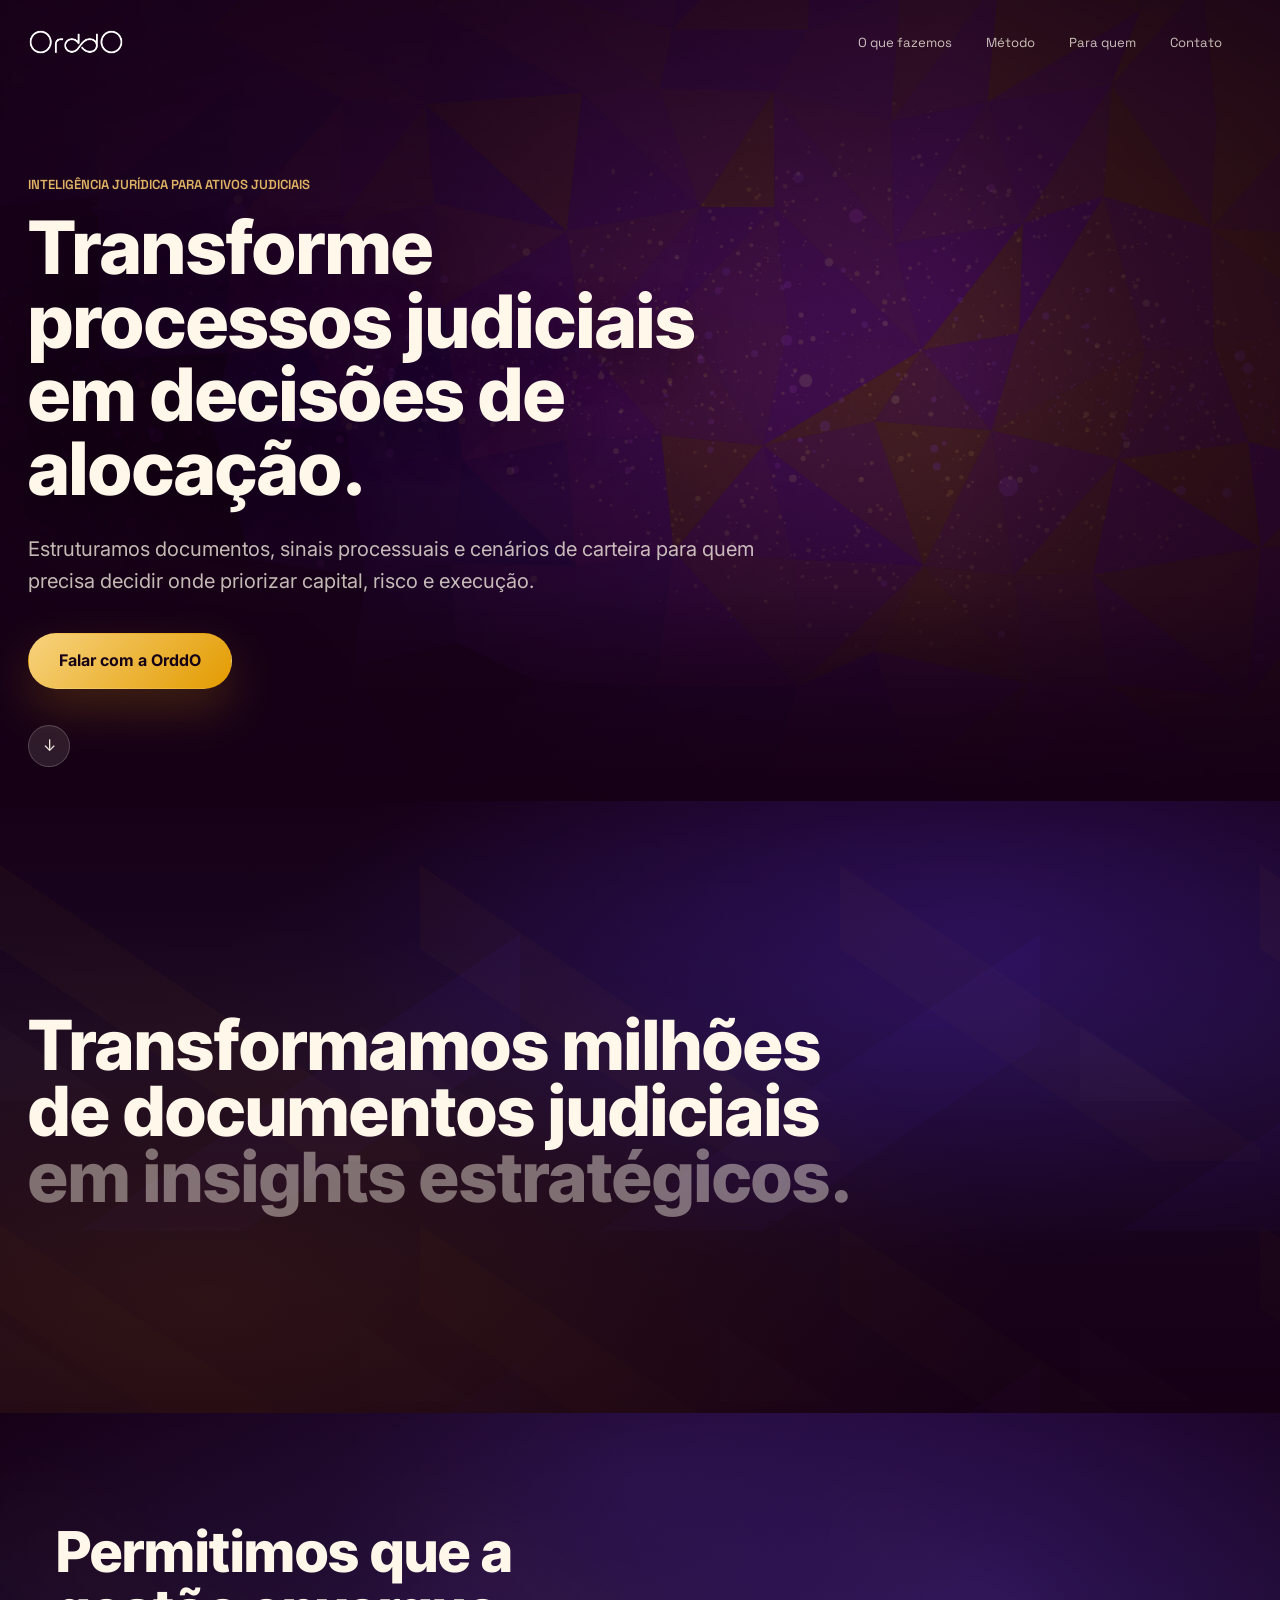
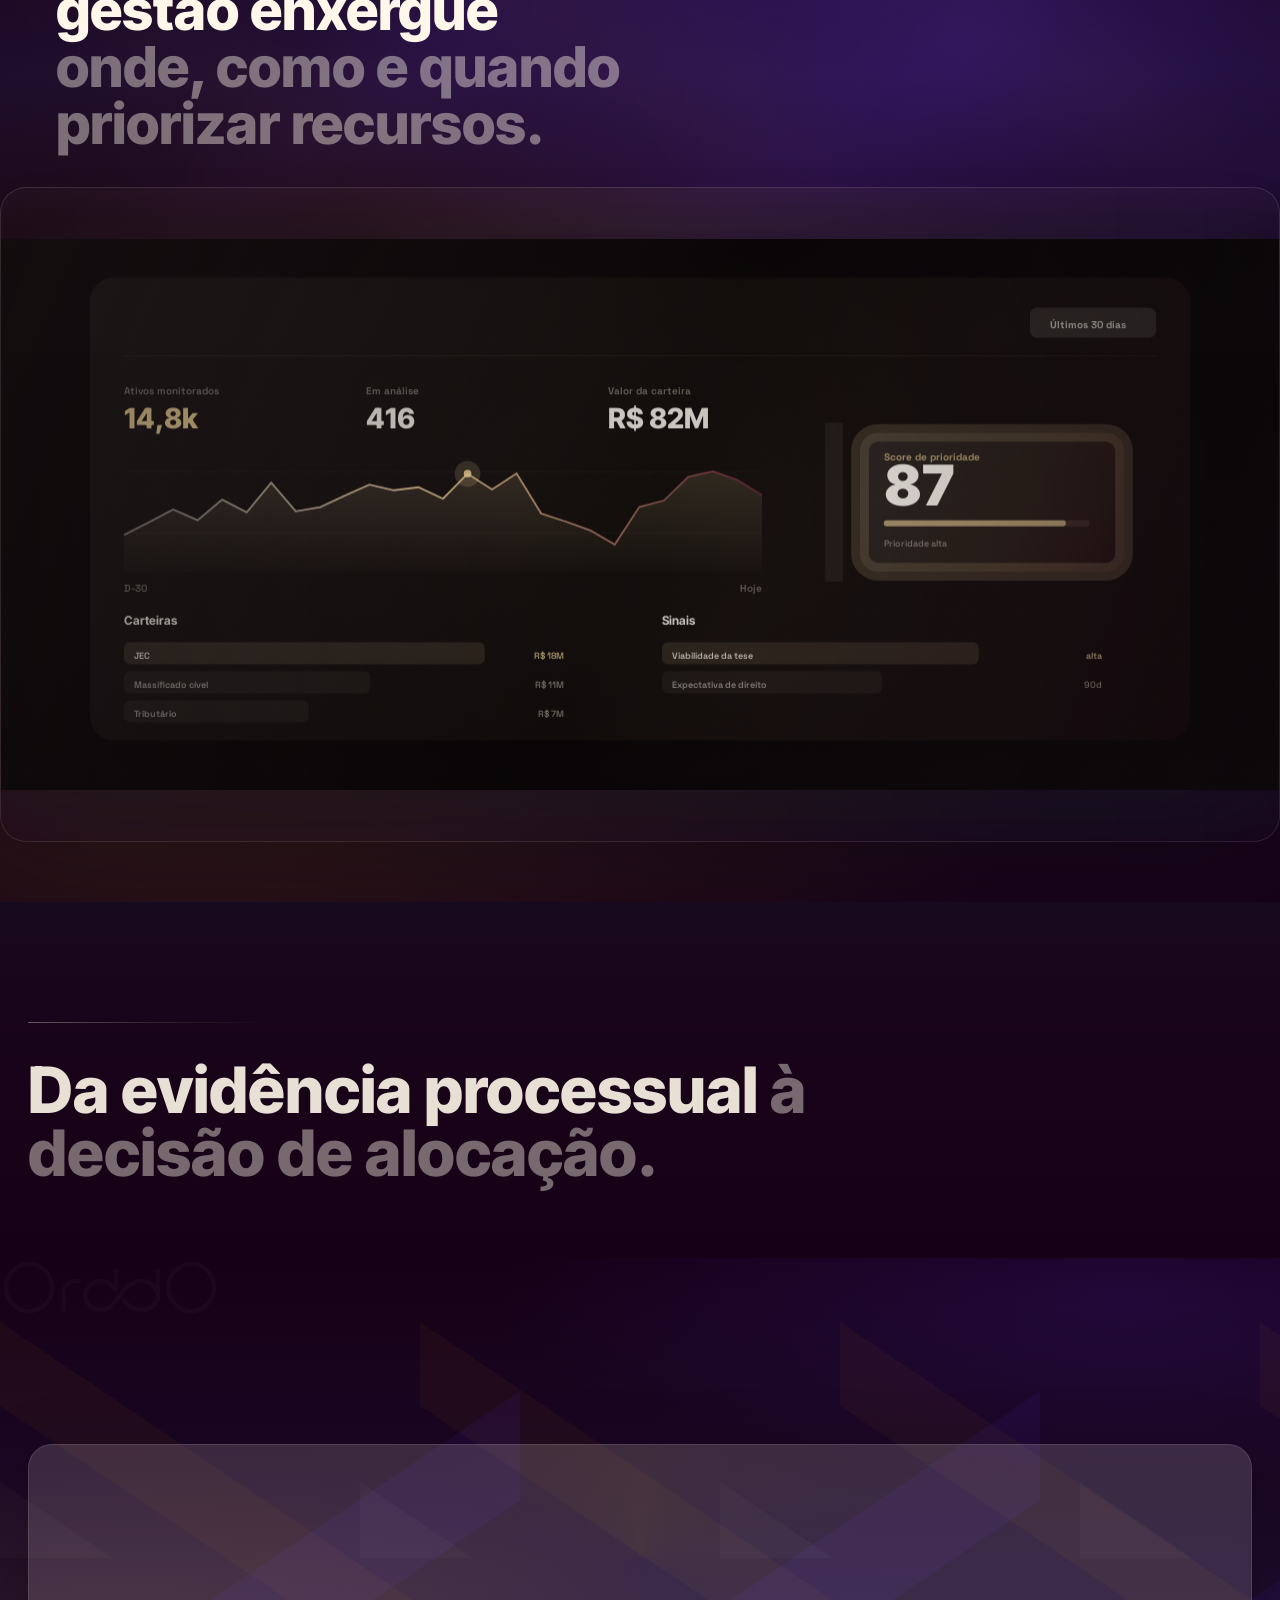
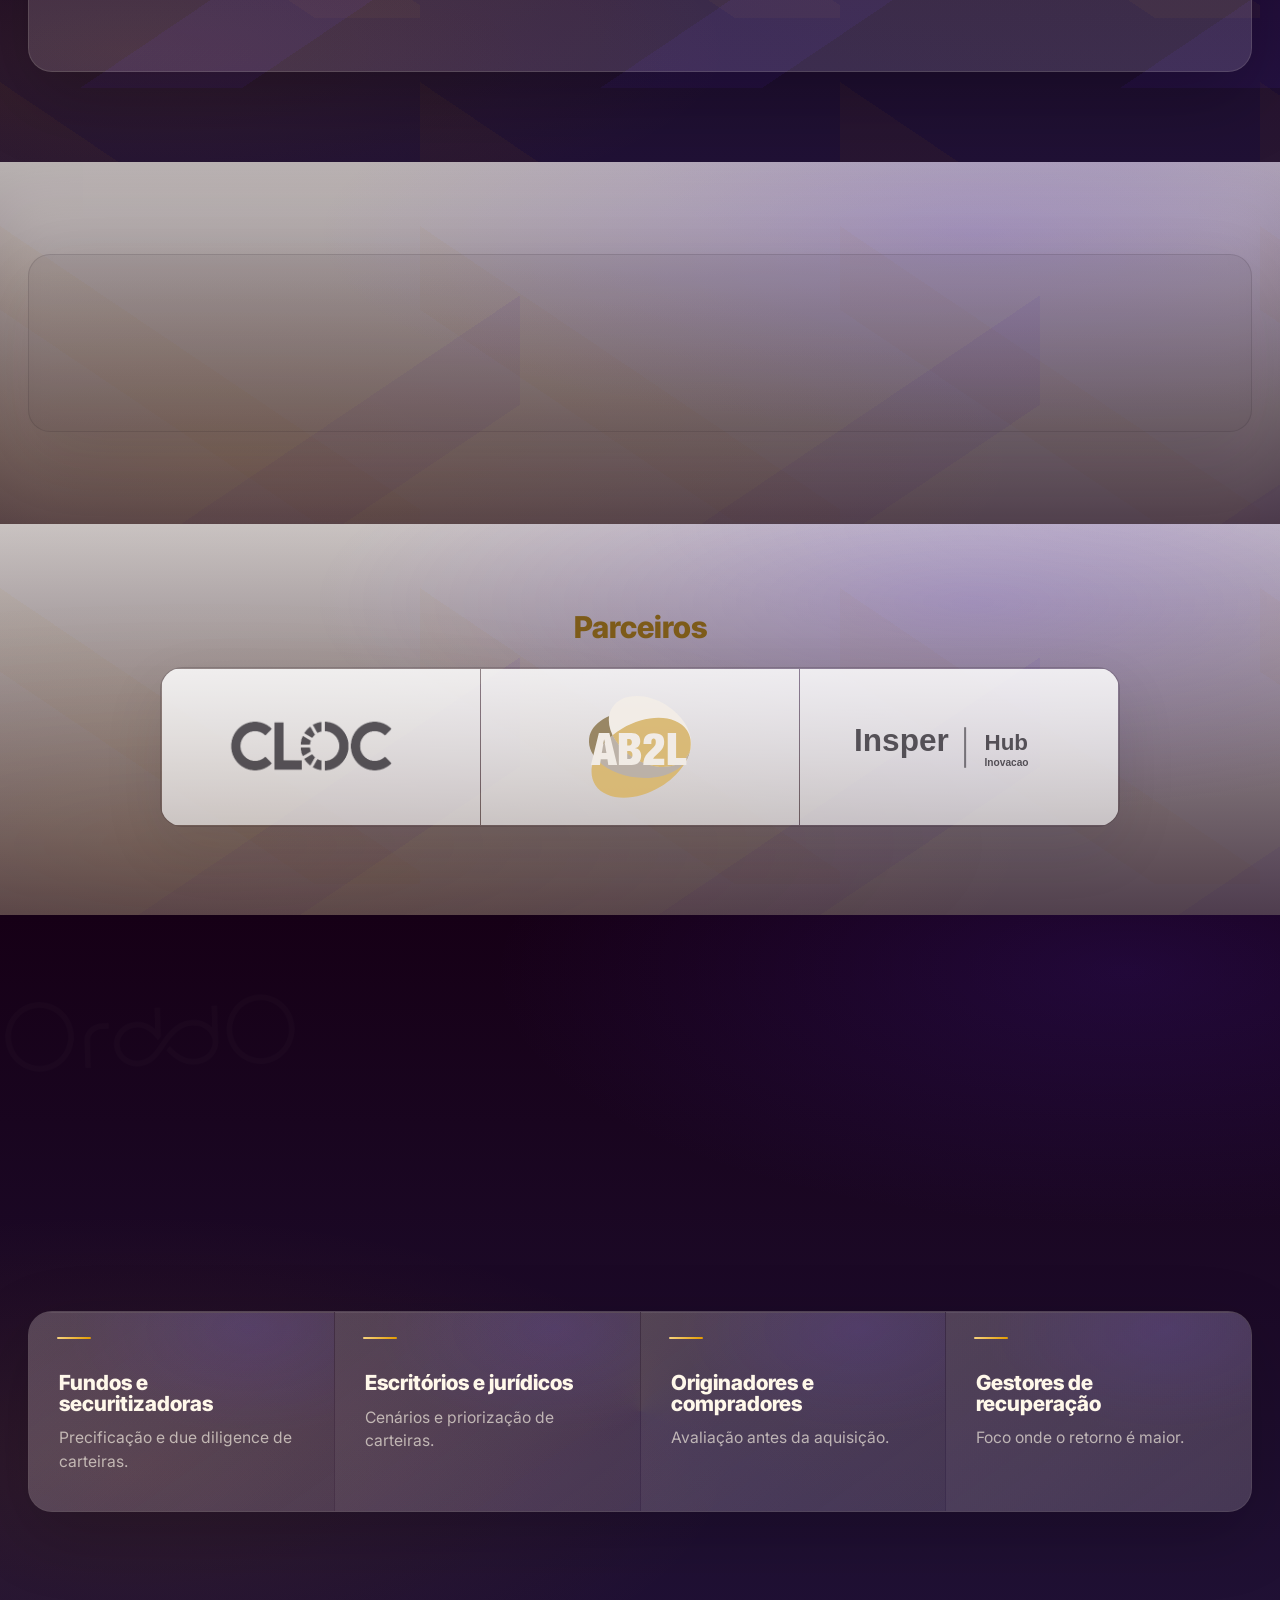
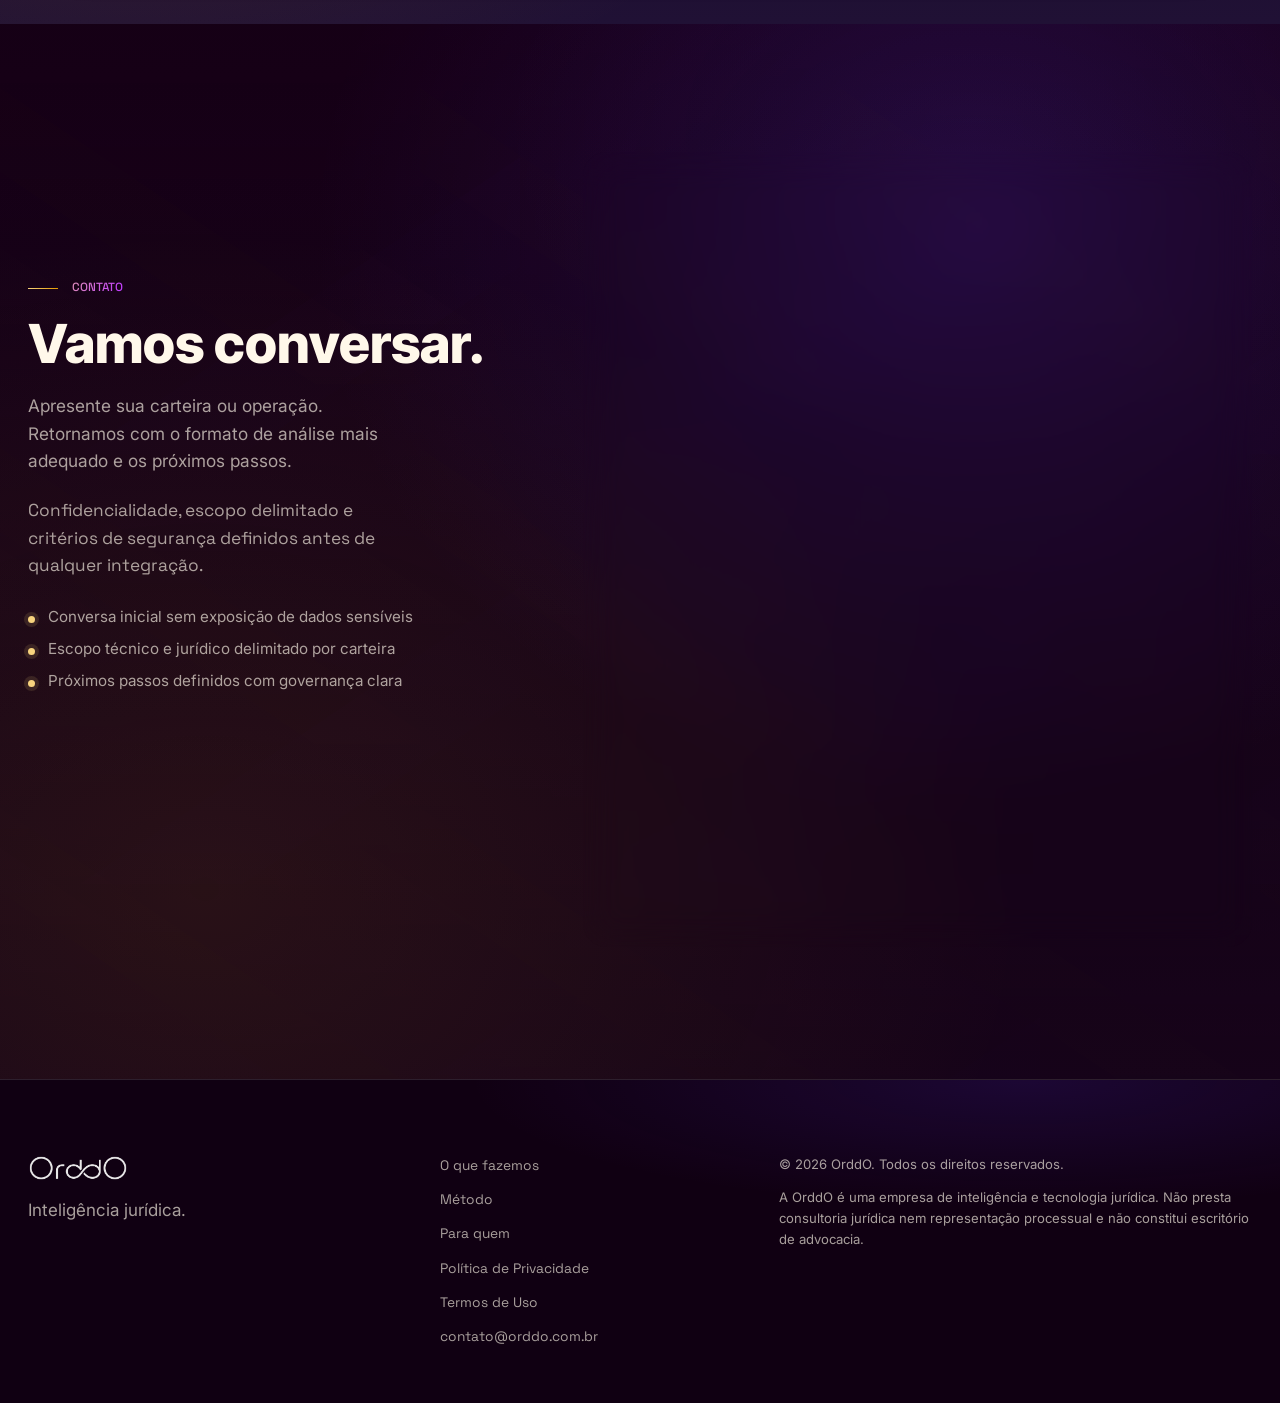
<file: index.html>
<!doctype html>
<html lang="pt-BR">
  <head>
    <meta charset="utf-8">
    <meta name="viewport" content="width=device-width, initial-scale=1">
    <title>OrddO | Inteligência jurídica</title>
    <meta name="description" content="OrddO é uma empresa de inteligência jurídica. Estruturamos dados judiciais e estimamos cenários para apoiar decisões de alocação por ativo e carteira.">
    <meta name="theme-color" content="#f7f8f6">
    <link rel="icon" href="favicon.ico?v=195" sizes="any">
    <link rel="icon" type="image/png" sizes="32x32" href="favicon-32.png?v=195">
    <link rel="icon" type="image/png" sizes="192x192" href="favicon-192.png?v=195">
    <link rel="apple-touch-icon" href="apple-touch-icon.png?v=195">
    <meta property="og:title" content="OrddO | Inteligência jurídica">
    <meta property="og:description" content="A inteligência por trás de cada decisão sobre ativos judiciais.">
    <meta property="og:type" content="website">
    <link rel="preconnect" href="https://fonts.googleapis.com">
    <link rel="preconnect" href="https://fonts.gstatic.com" crossorigin>
    <link href="https://fonts.googleapis.com/css2?family=Inter+Tight:wght@500;600;700;800;900&family=Space+Grotesk:wght@400;500;600&family=Inter:wght@400;500;600&display=swap" rel="stylesheet">
    <link rel="stylesheet" href="styles.css?v=194">
  </head>
  <body>
    <a class="skip-link" href="#conteudo">Pular para o conteúdo</a>

    <header class="site-header" data-header>
      <nav class="nav" aria-label="Navegação principal">
        <a class="brand brand-nav" href="#topo" aria-label="OrddO, início"><img class="logo-img" src="logo-mask.png" srcset="logo-mask.png 1x, logo-mask@4x.png 4x" alt="" aria-hidden="true" decoding="async"></a>

        <button class="nav-toggle" type="button" aria-expanded="false" aria-controls="menu-principal" aria-label="Abrir menu" data-nav-toggle>
          <span></span><span></span><span></span>
          <span class="sr-only">Abrir menu</span>
        </button>

        <div class="nav-links" id="menu-principal" data-nav-menu>
          <a href="#produto" data-content="Inteligência para ativos judiciais">O que fazemos</a>
          <a href="#metodo" data-content="Da evidência ao cenário">Método</a>
          <a href="#para-quem" data-content="Fundos, originadores e jurídicos">Para quem</a>
          <a href="#contato" data-content="Conversa confidencial">Contato</a>
        </div>

      </nav>
    </header>

    <main id="conteudo">

      <!-- ── HERO ─────────────────────────────────────── -->
      <section class="hero hero-generative-page" id="topo">
        <div class="hero-generative" aria-hidden="true">
          <canvas id="trianglify-canvas" class="trianglify-canvas" data-trianglify></canvas>
          <canvas id="nova-canvas" class="nova-canvas" data-nova></canvas>
          <canvas id="decision-canvas" class="decision-canvas" data-decision-hero></canvas>
        </div>
        <div class="container hero-content">
          <p class="hero-eyebrow">Inteligência jurídica para ativos judiciais</p>
          <h1>Transforme processos judiciais em decisões de alocação.</h1>
          <p class="hero-subtitle">Estruturamos documentos, sinais processuais e cenários de carteira para quem precisa decidir onde priorizar capital, risco e execução.</p>
          <div class="hero-actions" aria-label="Ações principais">
            <a class="button button-primary" href="#contato">Falar com a OrddO</a>
          </div>
        </div>
        <div class="hero-foot">
          <a class="scroll-cue" href="#manifesto" aria-label="Rolar para baixo">↓</a>
        </div>
      </section>

      <!-- ── STATEMENT (intro) ────────────────────────── -->
      <section class="statement" id="manifesto">
        <div class="container">
          <h2 class="reveal">Transformamos milhões de documentos judiciais <span class="dim">em insights estratégicos.</span></h2>
        </div>
      </section>

      <!-- ── PRIORIZAÇÃO (processo genérico, demo ao vivo) ─ -->
      <section class="showcase" id="produto">
        <div class="container">
          <div class="show-head reveal">
            <h2>Permitimos que a gestão enxergue <span class="dim">onde, como e quando priorizar recursos.</span></h2>
          </div>

          <div class="media-panel reveal" data-parallax-panel>
            <div class="demo intelligence-demo" data-demo>
              <div class="intel-stage" aria-label="Painel executivo de priorização de carteira">
                <div class="intel-board intel-cinema">
                  <canvas class="intel-canvas" data-intel-canvas aria-hidden="true"></canvas>
                  <div class="mobile-dashboard" aria-hidden="true">
                    <div class="md-head">
                      <span>Carteira monitorada</span>
                      <b>Últimos 30 dias</b>
                    </div>
                    <div class="md-kpis">
                      <div><strong>14,8k</strong><span>Ativos</span></div>
                      <div><strong>416</strong><span>Em análise</span></div>
                      <div><strong>R$ 82M</strong><span>Carteira</span></div>
                      <div class="md-kpi-score"><strong>87</strong><span>Score de prioridade</span></div>
                    </div>
                    <div class="md-chart" aria-hidden="true">
                      <svg viewBox="0 0 320 132" role="img" aria-label="Evolução da carteira">
                        <defs>
                          <linearGradient id="mdChartArea" x1="0" x2="0" y1="0" y2="1">
                            <stop offset="0%" stop-color="#d9bd83" stop-opacity=".28"></stop>
                            <stop offset="100%" stop-color="#d9bd83" stop-opacity=".035"></stop>
                          </linearGradient>
                          <linearGradient id="mdChartLine" x1="0" x2="1" y1="0" y2="0">
                            <stop offset="0%" stop-color="#fff8ea" stop-opacity=".5"></stop>
                            <stop offset="52%" stop-color="#d9bd83"></stop>
                            <stop offset="100%" stop-color="#6a2032"></stop>
                          </linearGradient>
                        </defs>
                        <path class="md-area" d="M0 92 C34 84 52 70 80 76 C112 84 126 48 154 56 C188 66 196 28 224 34 C252 40 264 66 288 54 C304 46 312 42 320 38 L320 132 L0 132 Z"></path>
                        <path class="md-line" d="M0 92 C34 84 52 70 80 76 C112 84 126 48 154 56 C188 66 196 28 224 34 C252 40 264 66 288 54 C304 46 312 42 320 38"></path>
                        <circle class="md-hot" cx="224" cy="34" r="5"></circle>
                      </svg>
                      <div class="md-chart-axis">
                        <span>D-30</span>
                        <span>Hoje</span>
                      </div>
                    </div>
                  </div>
                  <div class="cinema-grain" aria-hidden="true"></div>
                  <div class="cinema-caption" aria-live="polite">
                    <b data-flow-label>Visão executiva</b>
                  </div>
                </div>
              </div>
            </div>
          </div>
        </div>
      </section>

      <!-- ── RESPIRO EDITORIAL ────────────────────────── -->
      <section class="section-breath" aria-label="Síntese do processo">
        <div class="container">
          <p class="reveal">Da evidência processual <span>à decisão de alocação.</span></p>
        </div>
      </section>

      <!-- ── SERVIÇOS / MÉTODO (lista Fantasy) ─────────── -->
      <section class="services" id="metodo">
        <div class="container">
          <span class="label reveal">Como trabalhamos</span>
          <ol class="svc-list" data-spotlight>
            <li class="svc reveal"><h3>Coleta massiva</h3><p>Capturamos milhões de publicações e documentos judiciais por dia.</p></li>
            <li class="svc reveal"><h3>Sistematização</h3><p>Estruturamos dados dispersos em uma base consistente, comparável e sempre atualizada.</p></li>
            <li class="svc reveal"><h3>Modelagem proprietária</h3><p>Modelos estimam cenários para cada ativo e carteira.</p></li>
            <li class="svc reveal"><h3>Insights</h3><p>Entregamos a leitura pronta para quem toma a decisão de alocação.</p></li>
          </ol>
        </div>
      </section>

      <!-- ── MÉTRICAS ──────────────────────────────────── -->
      <section class="metrics-section" aria-label="Capacidades da OrddO">
        <div class="container metrics-grid">
          <div class="metric reveal"><strong>+10 anos</strong><span class="metric-label">de experiência em IA em empresas líderes</span></div>
          <div class="metric reveal"><strong>Milhões<span>/dia</span></strong><span class="metric-label">de documentos processados</span></div>
          <div class="metric reveal"><strong>Cenários</strong><span class="metric-label">por processo jurídico e carteira</span></div>
          <div class="metric reveal"><strong>Governança</strong><span class="metric-label">para decisões com escopo e critérios claros</span></div>
        </div>
      </section>

      <!-- ── PARCEIROS ─────────────────────────────────── -->
      <section class="partners" aria-label="Parceiros institucionais">
        <div class="container partners-panel">
          <span class="partners-eyebrow">Parceiros</span>
          <div class="partner-logos" aria-label="CLOC, AB2L e Insper Hub">
            <div class="partner-logo partner-logo-cloc"><img src="partner-cloc-mark.png" alt="CLOC" loading="lazy" decoding="async"></div>
            <div class="partner-logo partner-logo-ab2l"><img src="partner-ab2l-mark.svg" alt="AB2L" loading="lazy" decoding="async"></div>
            <div class="partner-logo partner-logo-insper"><img src="partner-insper-hub.svg" alt="Insper Hub" loading="lazy" decoding="async"></div>
          </div>
        </div>
      </section>

      <!-- ── PARA QUEM ─────────────────────────────────── -->
      <section class="statement statement-center" id="para-quem">
        <div class="container">
          <h2 class="reveal">A inteligência jurídica escolhida por quem <span class="dim">aloca capital em ativos judiciais.</span></h2>
        </div>
        <div class="container gallery">
          <article class="gcard reveal"><h3>Fundos e securitizadoras</h3><p>Precificação e due diligence de carteiras.</p></article>
          <article class="gcard reveal"><h3>Escritórios e jurídicos</h3><p>Cenários e priorização de carteiras.</p></article>
          <article class="gcard reveal"><h3>Originadores e compradores</h3><p>Avaliação antes da aquisição.</p></article>
          <article class="gcard reveal"><h3>Gestores de recuperação</h3><p>Foco onde o retorno é maior.</p></article>
        </div>
      </section>

      <!-- ── CONTATO ───────────────────────────────────── -->
      <section class="contact" id="contato">
        <div class="container contact-grid">
          <div class="contact-copy reveal">
            <span class="label">Contato</span>
            <h2>Vamos conversar.</h2>
            <p>Apresente sua carteira ou operação. Retornamos com o formato de análise mais adequado e os próximos passos.</p>
            <p class="contact-assurance">Confidencialidade, escopo delimitado e critérios de segurança definidos antes de qualquer integração.</p>
            <ul class="contact-trust" aria-label="Compromissos de contato">
              <li>Conversa inicial sem exposição de dados sensíveis</li>
              <li>Escopo técnico e jurídico delimitado por carteira</li>
              <li>Próximos passos definidos com governança clara</li>
            </ul>
          </div>

          <form class="lead-form reveal" action="https://formsubmit.co/ajax/contato@orddo.com.br" method="post" data-lead-form novalidate>
            <input type="hidden" name="_subject" value="Novo contato pelo site OrddO">
            <input type="hidden" name="_template" value="table">
            <input type="hidden" name="_captcha" value="false">
            <input type="hidden" name="_honey" value="">
            <input type="hidden" name="_url" value="https://www.orddo.com.br/">
            <div class="form-row"><label for="nome">Nome</label><input id="nome" name="nome" type="text" autocomplete="name" required></div>
            <div class="form-row two-columns">
              <div><label for="empresa">Empresa</label><input id="empresa" name="empresa" type="text" autocomplete="organization" required></div>
              <div><label for="cargo">Cargo</label><input id="cargo" name="cargo" type="text" autocomplete="organization-title"></div>
            </div>
            <div class="form-row two-columns">
              <div><label for="email">E-mail corporativo</label><input id="email" name="email" type="email" autocomplete="email" required></div>
              <div><label for="telefone">Telefone</label><input id="telefone" name="telefone" type="tel" autocomplete="tel" required></div>
            </div>
            <div class="form-row">
              <label for="perfil">Tipo de organização</label>
              <select id="perfil" name="perfil" required>
                <option value="">Selecione</option>
                <option>Fundo / Securitizadora</option>
                <option>Escritório de advocacia</option>
                <option>Departamento jurídico</option>
                <option>Originador / Comprador de carteira</option>
                <option>Gestora de recuperação</option>
                <option>Outro</option>
              </select>
            </div>
            <div class="form-row"><label for="mensagem">O que você busca</label><textarea id="mensagem" name="mensagem" rows="3" placeholder="Ex.: precificar uma carteira, avaliar risco de um conjunto de processos, integrar inteligência à nossa operação."></textarea></div>
            <label class="checkbox-row"><input type="checkbox" name="contato" required><span>Autorizo a OrddO a entrar em contato sobre esta solicitação.</span></label>
            <label class="checkbox-row"><input type="checkbox" name="privacidade" required><span>Li e aceito a <a href="privacidade.html">Política de Privacidade</a> e os <a href="termos.html">Termos de Uso</a>.</span></label>
            <button class="button button-primary form-submit" type="submit">Enviar mensagem</button>
            <p class="form-feedback" data-form-feedback role="status" aria-live="polite"></p>
          </form>
        </div>
      </section>

    </main>

    <footer class="site-footer">
      <div class="container footer-grid">
        <div class="footer-brand-col">
          <a class="brand brand-footer" href="#topo" aria-label="OrddO, início"><img class="logo-img" src="logo-mask.png" srcset="logo-mask.png 1x, logo-mask@4x.png 4x" alt="" aria-hidden="true" decoding="async"></a>
          <p>Inteligência jurídica.</p>
        </div>
        <div class="footer-links">
          <a href="#produto">O que fazemos</a>
          <a href="#metodo">Método</a>
          <a href="#para-quem">Para quem</a>
          <a href="privacidade.html">Política de Privacidade</a>
          <a href="termos.html">Termos de Uso</a>
          <a href="mailto:contato@orddo.com.br">contato@orddo.com.br</a>
        </div>
        <div class="legal-copy">
          <p>© 2026 OrddO. Todos os direitos reservados.</p>
          <p>A OrddO é uma empresa de inteligência e tecnologia jurídica. Não presta consultoria jurídica nem representação processual e não constitui escritório de advocacia.</p>
        </div>
      </div>
    </footer>

    <script src="script.js?v=194"></script>
  </body>
</html>
</file>
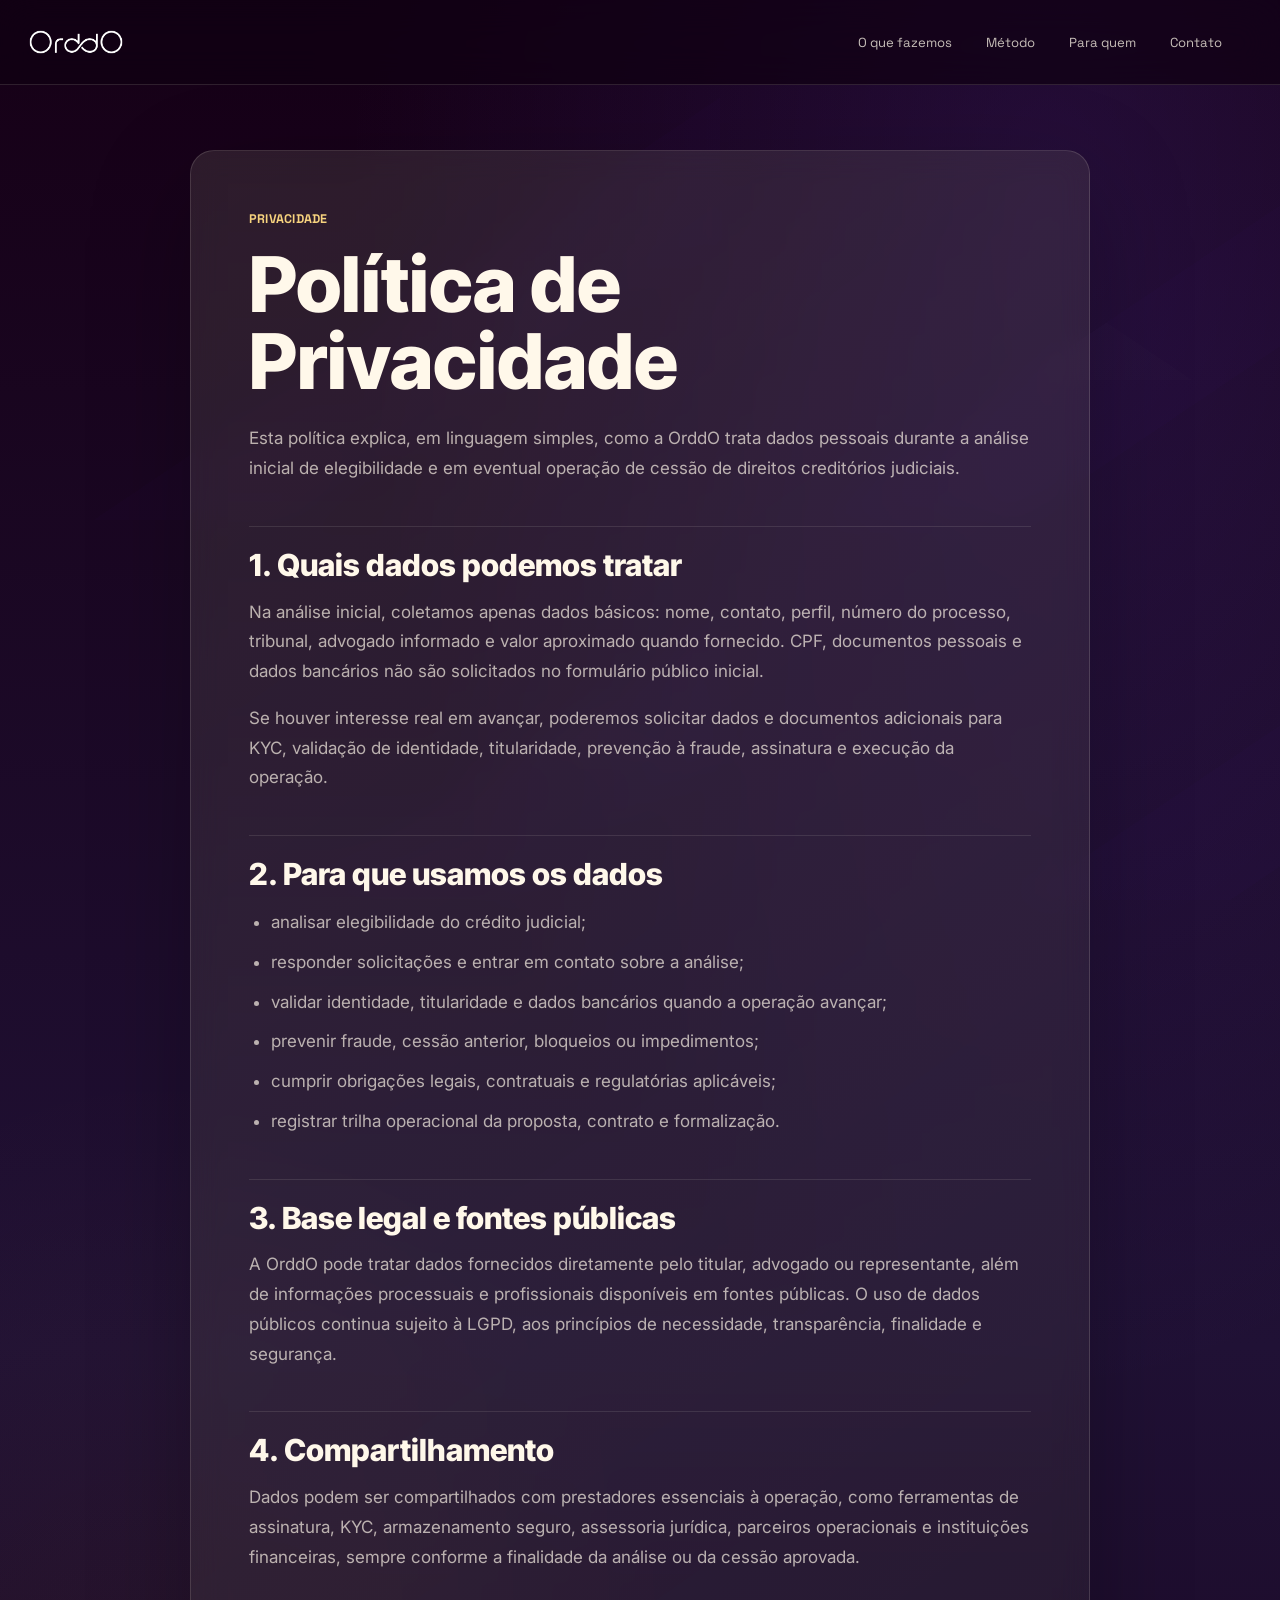
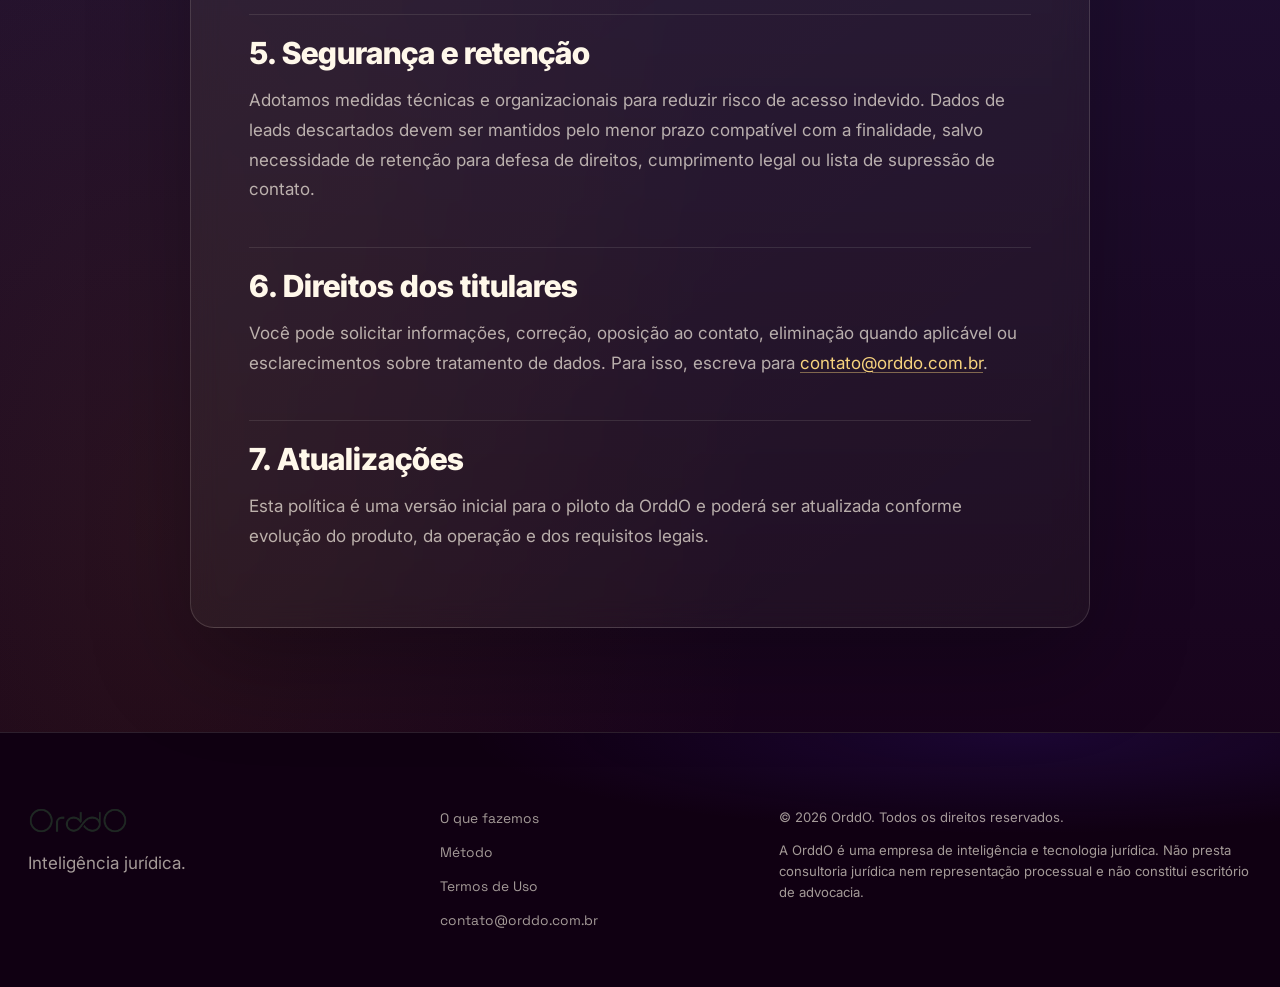
<file: privacidade.html>
<!doctype html>
<html lang="pt-BR">
  <head>
    <meta charset="utf-8">
    <meta name="viewport" content="width=device-width, initial-scale=1">
    <title>Política de Privacidade | OrddO</title>
    <meta name="description" content="Política de Privacidade da OrddO para inteligência jurídica e apoio a decisões sobre ativos judiciais.">
    <meta name="theme-color" content="#160016">
    <link rel="icon" href="favicon.ico?v=195" sizes="any">
    <link rel="icon" type="image/png" sizes="32x32" href="favicon-32.png?v=195">
    <link rel="icon" type="image/png" sizes="192x192" href="favicon-192.png?v=195">
    <link rel="apple-touch-icon" href="apple-touch-icon.png?v=195">
    <link rel="preconnect" href="https://fonts.googleapis.com">
    <link rel="preconnect" href="https://fonts.gstatic.com" crossorigin>
    <link href="https://fonts.googleapis.com/css2?family=Inter+Tight:wght@500;600;700;800;900&family=Space+Grotesk:wght@400;500;600&family=Inter:wght@400;500;600&display=swap" rel="stylesheet">
    <link rel="stylesheet" href="styles.css?v=194">
  </head>
  <body class="legal-page">
    <a class="skip-link" href="#conteudo">Pular para o conteúdo</a>

    <header class="site-header" data-header>
      <nav class="nav" aria-label="Navegação principal">
        <a class="brand brand-nav" href="index.html" aria-label="OrddO, início"><img class="logo-img" src="logo-mask.png" srcset="logo-mask.png 1x, logo-mask@4x.png 4x" alt="" aria-hidden="true" decoding="async"></a>

        <button class="nav-toggle" type="button" aria-expanded="false" aria-controls="menu-principal" aria-label="Abrir menu" data-nav-toggle>
          <span></span>
          <span></span>
          <span></span>
          <span class="sr-only">Abrir menu</span>
        </button>

        <div class="nav-links" id="menu-principal" data-nav-menu>
          <a href="index.html#produto" data-content="Inteligência para ativos judiciais">O que fazemos</a>
          <a href="index.html#metodo" data-content="Da evidência ao cenário">Método</a>
          <a href="index.html#para-quem" data-content="Fundos, originadores e jurídicos">Para quem</a>
          <a href="index.html#contato" data-content="Conversa confidencial">Contato</a>
        </div>
      </nav>
    </header>

    <main class="legal-main" id="conteudo">
      <article class="container legal-document">
        <p class="eyebrow">Privacidade</p>
        <h1>Política de Privacidade</h1>
        <p>
          Esta política explica, em linguagem simples, como a OrddO trata dados pessoais
          durante a análise inicial de elegibilidade e em eventual operação de cessão de
          direitos creditórios judiciais.
        </p>

        <h2>1. Quais dados podemos tratar</h2>
        <p>
          Na análise inicial, coletamos apenas dados básicos: nome, contato, perfil,
          número do processo, tribunal, advogado informado e valor aproximado quando
          fornecido. CPF, documentos pessoais e dados bancários não são solicitados no
          formulário público inicial.
        </p>
        <p>
          Se houver interesse real em avançar, poderemos solicitar dados e documentos
          adicionais para KYC, validação de identidade, titularidade, prevenção à fraude,
          assinatura e execução da operação.
        </p>

        <h2>2. Para que usamos os dados</h2>
        <ul>
          <li>analisar elegibilidade do crédito judicial;</li>
          <li>responder solicitações e entrar em contato sobre a análise;</li>
          <li>validar identidade, titularidade e dados bancários quando a operação avançar;</li>
          <li>prevenir fraude, cessão anterior, bloqueios ou impedimentos;</li>
          <li>cumprir obrigações legais, contratuais e regulatórias aplicáveis;</li>
          <li>registrar trilha operacional da proposta, contrato e formalização.</li>
        </ul>

        <h2>3. Base legal e fontes públicas</h2>
        <p>
          A OrddO pode tratar dados fornecidos diretamente pelo titular, advogado ou
          representante, além de informações processuais e profissionais disponíveis em
          fontes públicas. O uso de dados públicos continua sujeito à LGPD, aos princípios
          de necessidade, transparência, finalidade e segurança.
        </p>

        <h2>4. Compartilhamento</h2>
        <p>
          Dados podem ser compartilhados com prestadores essenciais à operação, como
          ferramentas de assinatura, KYC, armazenamento seguro, assessoria jurídica,
          parceiros operacionais e instituições financeiras, sempre conforme a finalidade
          da análise ou da cessão aprovada.
        </p>

        <h2>5. Segurança e retenção</h2>
        <p>
          Adotamos medidas técnicas e organizacionais para reduzir risco de acesso indevido.
          Dados de leads descartados devem ser mantidos pelo menor prazo compatível com a
          finalidade, salvo necessidade de retenção para defesa de direitos, cumprimento legal
          ou lista de supressão de contato.
        </p>

        <h2>6. Direitos dos titulares</h2>
        <p>
          Você pode solicitar informações, correção, oposição ao contato, eliminação quando
          aplicável ou esclarecimentos sobre tratamento de dados. Para isso, escreva para
          <a href="mailto:contato@orddo.com.br">contato@orddo.com.br</a>.
        </p>

        <h2>7. Atualizações</h2>
        <p>
          Esta política é uma versão inicial para o piloto da OrddO e poderá ser atualizada
          conforme evolução do produto, da operação e dos requisitos legais.
        </p>
      </article>
    </main>

    <footer class="site-footer">
      <div class="container footer-grid">
        <div class="footer-brand-col">
          <a class="brand brand-footer" href="index.html" aria-label="OrddO, início"><img class="logo-img" src="logo-mask.png" srcset="logo-mask.png 1x, logo-mask@4x.png 4x" alt="" aria-hidden="true" decoding="async"></a>
          <p>Inteligência jurídica.</p>
        </div>
        <div class="footer-links">
          <a href="index.html#produto">O que fazemos</a>
          <a href="index.html#metodo">Método</a>
          <a href="termos.html">Termos de Uso</a>
          <a href="mailto:contato@orddo.com.br">contato@orddo.com.br</a>
        </div>
        <div class="legal-copy">
          <p>© 2026 OrddO. Todos os direitos reservados.</p>
          <p>A OrddO é uma empresa de inteligência e tecnologia jurídica. Não presta consultoria jurídica nem representação processual e não constitui escritório de advocacia.</p>
        </div>
      </div>
    </footer>
    <script src="script.js?v=194"></script>
  </body>
</html>
</file>
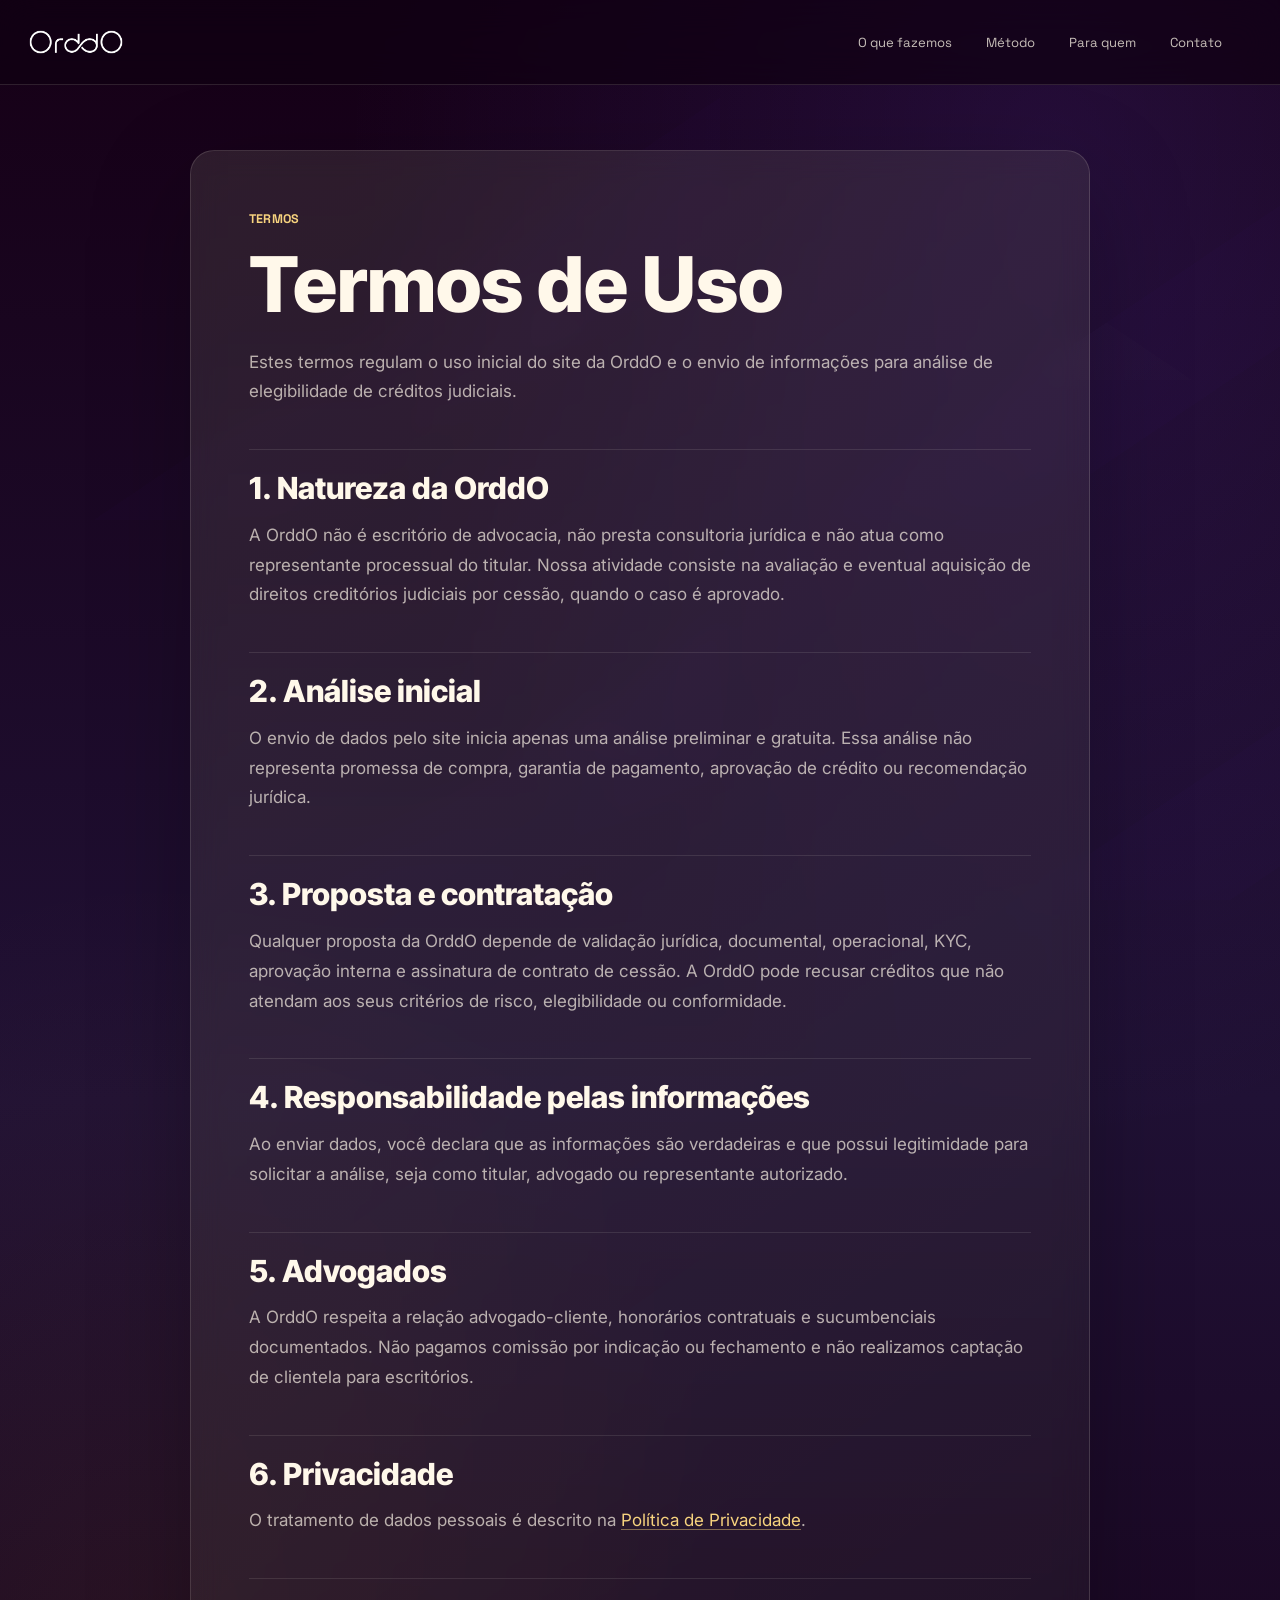
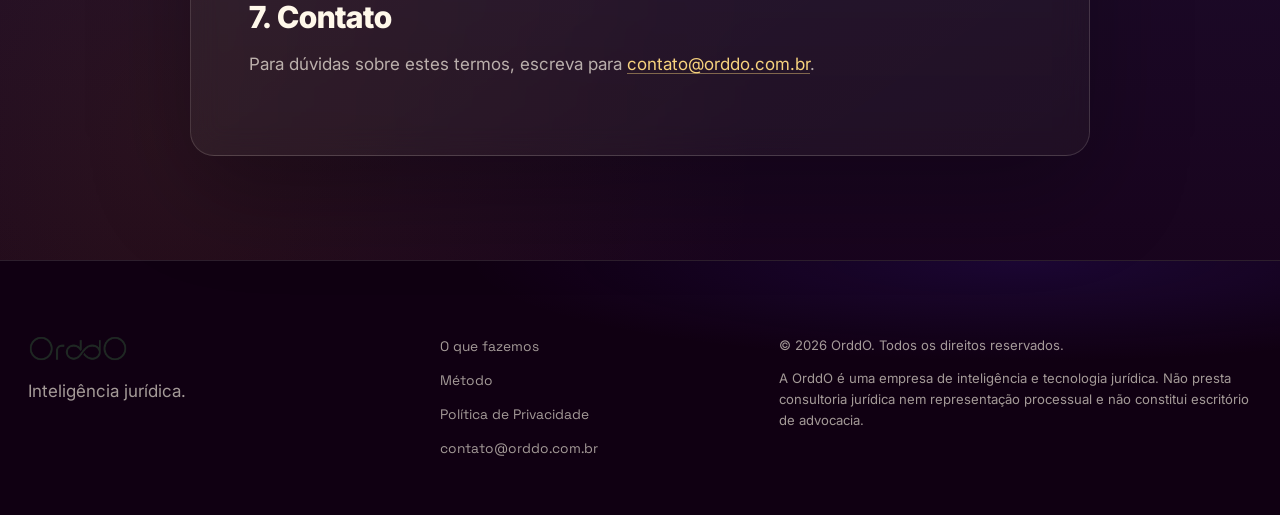
<file: termos.html>
<!doctype html>
<html lang="pt-BR">
  <head>
    <meta charset="utf-8">
    <meta name="viewport" content="width=device-width, initial-scale=1">
    <title>Termos de Uso | OrddO</title>
    <meta name="description" content="Termos de Uso da OrddO para inteligência jurídica e apoio a decisões sobre ativos judiciais.">
    <meta name="theme-color" content="#160016">
    <link rel="icon" href="favicon.ico?v=195" sizes="any">
    <link rel="icon" type="image/png" sizes="32x32" href="favicon-32.png?v=195">
    <link rel="icon" type="image/png" sizes="192x192" href="favicon-192.png?v=195">
    <link rel="apple-touch-icon" href="apple-touch-icon.png?v=195">
    <link rel="preconnect" href="https://fonts.googleapis.com">
    <link rel="preconnect" href="https://fonts.gstatic.com" crossorigin>
    <link href="https://fonts.googleapis.com/css2?family=Inter+Tight:wght@500;600;700;800;900&family=Space+Grotesk:wght@400;500;600&family=Inter:wght@400;500;600&display=swap" rel="stylesheet">
    <link rel="stylesheet" href="styles.css?v=194">
  </head>
  <body class="legal-page">
    <a class="skip-link" href="#conteudo">Pular para o conteúdo</a>

    <header class="site-header" data-header>
      <nav class="nav" aria-label="Navegação principal">
        <a class="brand brand-nav" href="index.html" aria-label="OrddO, início"><img class="logo-img" src="logo-mask.png" srcset="logo-mask.png 1x, logo-mask@4x.png 4x" alt="" aria-hidden="true" decoding="async"></a>

        <button class="nav-toggle" type="button" aria-expanded="false" aria-controls="menu-principal" aria-label="Abrir menu" data-nav-toggle>
          <span></span>
          <span></span>
          <span></span>
          <span class="sr-only">Abrir menu</span>
        </button>

        <div class="nav-links" id="menu-principal" data-nav-menu>
          <a href="index.html#produto" data-content="Inteligência para ativos judiciais">O que fazemos</a>
          <a href="index.html#metodo" data-content="Da evidência ao cenário">Método</a>
          <a href="index.html#para-quem" data-content="Fundos, originadores e jurídicos">Para quem</a>
          <a href="index.html#contato" data-content="Conversa confidencial">Contato</a>
        </div>
      </nav>
    </header>

    <main class="legal-main" id="conteudo">
      <article class="container legal-document">
        <p class="eyebrow">Termos</p>
        <h1>Termos de Uso</h1>
        <p>
          Estes termos regulam o uso inicial do site da OrddO e o envio de informações para
          análise de elegibilidade de créditos judiciais.
        </p>

        <h2>1. Natureza da OrddO</h2>
        <p>
          A OrddO não é escritório de advocacia, não presta consultoria jurídica e não atua
          como representante processual do titular. Nossa atividade consiste na avaliação e
          eventual aquisição de direitos creditórios judiciais por cessão, quando o caso é
          aprovado.
        </p>

        <h2>2. Análise inicial</h2>
        <p>
          O envio de dados pelo site inicia apenas uma análise preliminar e gratuita. Essa
          análise não representa promessa de compra, garantia de pagamento, aprovação de
          crédito ou recomendação jurídica.
        </p>

        <h2>3. Proposta e contratação</h2>
        <p>
          Qualquer proposta da OrddO depende de validação jurídica, documental, operacional,
          KYC, aprovação interna e assinatura de contrato de cessão. A OrddO pode recusar
          créditos que não atendam aos seus critérios de risco, elegibilidade ou conformidade.
        </p>

        <h2>4. Responsabilidade pelas informações</h2>
        <p>
          Ao enviar dados, você declara que as informações são verdadeiras e que possui
          legitimidade para solicitar a análise, seja como titular, advogado ou representante
          autorizado.
        </p>

        <h2>5. Advogados</h2>
        <p>
          A OrddO respeita a relação advogado-cliente, honorários contratuais e sucumbenciais
          documentados. Não pagamos comissão por indicação ou fechamento e não realizamos
          captação de clientela para escritórios.
        </p>

        <h2>6. Privacidade</h2>
        <p>
          O tratamento de dados pessoais é descrito na
          <a href="privacidade.html">Política de Privacidade</a>.
        </p>

        <h2>7. Contato</h2>
        <p>
          Para dúvidas sobre estes termos, escreva para
          <a href="mailto:contato@orddo.com.br">contato@orddo.com.br</a>.
        </p>
      </article>
    </main>

    <footer class="site-footer">
      <div class="container footer-grid">
        <div class="footer-brand-col">
          <a class="brand brand-footer" href="index.html" aria-label="OrddO, início"><img class="logo-img" src="logo-mask.png" srcset="logo-mask.png 1x, logo-mask@4x.png 4x" alt="" aria-hidden="true" decoding="async"></a>
          <p>Inteligência jurídica.</p>
        </div>
        <div class="footer-links">
          <a href="index.html#produto">O que fazemos</a>
          <a href="index.html#metodo">Método</a>
          <a href="privacidade.html">Política de Privacidade</a>
          <a href="mailto:contato@orddo.com.br">contato@orddo.com.br</a>
        </div>
        <div class="legal-copy">
          <p>© 2026 OrddO. Todos os direitos reservados.</p>
          <p>A OrddO é uma empresa de inteligência e tecnologia jurídica. Não presta consultoria jurídica nem representação processual e não constitui escritório de advocacia.</p>
        </div>
      </div>
    </footer>
    <script src="script.js?v=194"></script>
  </body>
</html>
</file>
<file: styles.css>
/* ══════════════════════════════════════════════════════════════
   OrddO — Inteligência jurídica
   Molde visual: Fantasy (fantasy.co) — quase-preto, tipografia
   editorial gigante em duas tonalidades, painéis de mídia, muito
   respiro. Conteúdo OrddO · paleta quase-preto quente + dourado.
   ══════════════════════════════════════════════════════════════ */

:root {
  --bg: #0c0709;
  --bg-2: #120c0e;
  --surface: #171012;
  --surface-2: #201618;
  --cream: #f4eee7;
  --dim: rgba(244, 238, 231, 0.46);
  --muted: rgba(244, 238, 231, 0.6);
  --faint: rgba(244, 238, 231, 0.4);
  --line: rgba(244, 238, 231, 0.1);
  --line-2: rgba(244, 238, 231, 0.18);
  --gold: #c6a15b;
  --gold-2: #d9bd83;
  --wine: #6a2032;
  --paper: #d8d1c6;
  --paper-2: #c6bdb2;
  --ink: #24191b;
  --ink-soft: rgba(36, 25, 27, 0.68);
  --ink-faint: rgba(36, 25, 27, 0.46);
  --paper-line: rgba(36, 25, 27, 0.12);

  --container: 1280px;
  --radius-xl: 28px;
  --radius-lg: 20px;
  --radius-md: 14px;

  --display: "Inter Tight", -apple-system, BlinkMacSystemFont, "Segoe UI", sans-serif;
  --mono: "Space Grotesk", ui-monospace, SFMono-Regular, Menlo, monospace;
  --body: "Inter", -apple-system, BlinkMacSystemFont, "Segoe UI", sans-serif;
}

* { box-sizing: border-box; }
html { scroll-behavior: smooth; scroll-padding-top: 110px; }
body {
  margin: 0; background: var(--bg); color: var(--cream);
  font-family: var(--body); font-size: 17px; line-height: 1.6;
  text-rendering: optimizeLegibility; -webkit-font-smoothing: antialiased;
  overflow-x: hidden;
}
body.menu-open { overflow: hidden; }
a { color: inherit; text-decoration: none; }
button, input, select, textarea { font: inherit; }
img, svg { max-width: 100%; }
.container { width: min(var(--container), calc(100% - 56px)); margin: 0 auto; }

.skip-link { position: absolute; left: 20px; top: -60px; z-index: 100; padding: 12px 16px; border-radius: 10px; background: var(--cream); color: #14090c; font-weight: 700; transition: top 0.2s ease; }
.skip-link:focus { top: 20px; }
.sr-only { position: absolute; width: 1px; height: 1px; padding: 0; margin: -1px; overflow: hidden; clip: rect(0,0,0,0); white-space: nowrap; border: 0; }

.label { display: inline-block; font-family: var(--mono); font-size: 0.74rem; font-weight: 500; letter-spacing: 0; text-transform: uppercase; color: var(--gold); }

/* ── Logo ────────────────────────────────────────────────────── */
.brand { display: inline-flex; align-items: center; line-height: 0; }
.logo-img {
  display: block; aspect-ratio: 684 / 182;
  -webkit-mask: url("logo-mask.png") no-repeat center / contain;
  mask: url("logo-mask.png") no-repeat center / contain;
  background: linear-gradient(105deg, var(--cream) 0%, var(--cream) 38%, var(--gold-2) 50%, var(--cream) 62%, var(--cream) 100%);
  background-size: 260% 100%; background-position: 150% 0;
  animation: logoShimmer 7s ease-in-out 2.2s infinite;
}
.brand-nav .logo-img { width: 96px; }
.brand-footer .logo-img { width: 100px; }
.logo-img[src] {
  height: auto;
  object-fit: contain;
  background: none;
  -webkit-mask: none;
  mask: none;
}
.brand-nav .logo-img[src] { height: 26px; }
.brand-footer .logo-img[src] { height: 27px; }
@keyframes logoShimmer { 0% { background-position: 150% 0; } 32% { background-position: -50% 0; } 100% { background-position: -50% 0; } }

/* ── Header ──────────────────────────────────────────────────── */
.site-header { position: fixed; top: 0; left: 0; right: 0; z-index: 50; transition: background 0.3s ease, border-color 0.3s ease; border-bottom: 1px solid transparent; }
.site-header.is-scrolled { background: rgba(12, 7, 9, 0.72); backdrop-filter: blur(16px); -webkit-backdrop-filter: blur(16px); border-color: var(--line); }
.nav { width: min(var(--container), calc(100% - 56px)); min-height: 84px; margin: 0 auto; display: flex; align-items: center; justify-content: space-between; gap: 24px; }
.nav-links { display: flex; align-items: center; gap: 34px; margin-left: auto; margin-right: 30px; font-family: var(--mono); font-size: 0.82rem; color: var(--muted); }
.nav-links a { transition: color 0.2s ease; }
.nav-links a:hover, .nav-links a:focus-visible { color: var(--cream); }
.nav-toggle { display: none; width: 44px; height: 44px; border: 1px solid var(--line-2); border-radius: 12px; background: rgba(244,238,231,0.04); cursor: pointer; }
.nav-toggle span:not(.sr-only) { display: block; width: 18px; height: 2px; margin: 4px auto; border-radius: 999px; background: var(--cream); }

/* ── Botões ──────────────────────────────────────────────────── */
.button { display: inline-flex; align-items: center; justify-content: center; gap: 8px; min-height: 56px; padding: 0 30px; border: 1px solid transparent; border-radius: 999px; cursor: pointer; font-weight: 700; font-size: 1rem; transition: transform 0.2s ease, background 0.2s ease, border-color 0.2s ease; }
.button:hover, .button:focus-visible { transform: translateY(-2px); }
.button-primary { background: var(--cream); color: #14090c; }
.button-primary:hover, .button-primary:focus-visible { background: var(--gold-2); }

/* ── Tipografia editorial ────────────────────────────────────── */
h1, h2, h3 { margin: 0; font-family: var(--display); font-weight: 800; letter-spacing: 0; line-height: 0.98; }
.dim { color: var(--dim); }

/* ── Hero (marca em tela cheia) ──────────────────────────────── */
.hero { position: relative; min-height: 100vh; display: grid; place-items: center; padding: 120px 0 0; overflow: hidden; }
.hero::before { content: ""; position: absolute; inset: 0; background: radial-gradient(110% 88% at 52% 34%, rgba(106,32,50,0.26), transparent 62%), radial-gradient(78% 58% at 50% 112%, rgba(217,189,131,0.11), transparent 64%), linear-gradient(180deg, rgba(8,5,6,0), rgba(8,5,6,0.18)); pointer-events: none; }
.hero-brand { position: relative; z-index: 2; display: grid; justify-items: center; gap: 22px; }
.logo-hero { width: min(560px, 74vw); animation: logoReveal 1.2s cubic-bezier(0.5,0,0.2,1) both, logoShimmer 7s ease-in-out 2.4s infinite; }
.logo-hero.logo-img[src] { animation: fadeUp 0.9s ease 0.18s both; }
@keyframes logoReveal { from { clip-path: inset(0 100% 0 0); } to { clip-path: inset(0 0 0 0); } }
.hero-tag { margin: 0; font-family: var(--mono); font-size: clamp(0.9rem, 1.6vw, 1.15rem); letter-spacing: 0; text-transform: uppercase; color: var(--muted); padding-left: 0; opacity: 0; animation: fadeUp 0.9s ease 0.9s both; }
@keyframes fadeUp { from { opacity: 0; transform: translateY(12px); } to { opacity: 1; transform: none; } }
.hero-foot { position: absolute; z-index: 2; left: 0; right: 0; bottom: 34px; width: min(var(--container), calc(100% - 56px)); margin: 0 auto; display: flex; align-items: center; justify-content: space-between; }
.hero-foot-label { font-family: var(--mono); font-size: 0.78rem; letter-spacing: 0; color: var(--faint); }
.scroll-cue { display: grid; place-items: center; width: 42px; height: 42px; border: 1px solid var(--line-2); border-radius: 50%; color: var(--muted); font-size: 1rem; animation: bob 1.8s ease-in-out infinite; }
@keyframes bob { 0%, 100% { transform: translateY(0); } 50% { transform: translateY(5px); } }

/* ── Statement (headline gigante duas tonalidades) ───────────── */
.statement { display: flex; align-items: center; min-height: 78vh; padding: 120px 0; }
.statement h2 { font-size: clamp(2.5rem, 6.4vw, 6.2rem); line-height: 0.96; letter-spacing: 0; max-width: 20ch; }
.statement-center { min-height: auto; display: block; padding-top: 130px; }
.statement-center h2 { max-width: 22ch; margin-bottom: 64px; }
.statement-lead h2 { font-size: clamp(2rem, 4.3vw, 4.2rem); line-height: 1.02; max-width: 24ch; }

/* ── Showcase (painel de mídia) ──────────────────────────────── */
.showcase {
  padding: 40px 0 130px;
  scroll-margin-top: 110px;
  background:
    radial-gradient(74% 54% at 50% 72%, rgba(198,161,91,0.08), transparent 66%),
    linear-gradient(180deg, var(--bg) 0%, #0d080a 100%);
}
.show-head { max-width: 860px; margin: 0 auto 52px; text-align: center; }
.show-head h2 { font-size: clamp(1.9rem, 3.6vw, 3.1rem); line-height: 1.06; letter-spacing: 0; }
.media-panel { position: relative; max-width: 1080px; margin: 0 auto; padding: 46px 0 72px; border: 0; background: none; box-shadow: none; perspective: 2200px; perspective-origin: 50% 26%; }
.media-panel::after {
  content: ""; position: absolute; left: 50%; bottom: 48px; transform: translateX(-50%);
  width: 74%; height: 130px; border-radius: 50%; z-index: -1;
  background: radial-gradient(ellipse, rgba(106,32,50,0.55), rgba(198,161,91,0.12) 45%, transparent 72%);
  filter: blur(46px);
}
.demo.agent {
  transform-style: preserve-3d;
  transform: rotateX(7deg) rotateY(-3.4deg);
  box-shadow: 0 60px 130px rgba(0,0,0,0.66), 0 26px 60px rgba(0,0,0,0.5);
  animation: camFloat 13s ease-in-out infinite;
}
@keyframes camFloat {
  0%, 100% { transform: rotateX(7deg) rotateY(-3.4deg) translateY(0) scale(1); }
  50% { transform: rotateX(3.5deg) rotateY(-1.4deg) translateY(-14px) scale(1.016); }
}
.demo-shine { position: absolute; inset: 0; border-radius: inherit; pointer-events: none; z-index: 5; overflow: hidden; }
.demo-shine::before {
  content: ""; position: absolute; top: -60%; left: -45%; width: 38%; height: 220%;
  background: linear-gradient(100deg, transparent, rgba(255,255,255,0.07), transparent);
  transform: rotate(12deg); animation: shine 8s ease-in-out infinite;
}
@keyframes shine { 0% { left: -45%; } 55%, 100% { left: 135%; } }
@media (prefers-reduced-motion: reduce) { .demo.agent { animation: none; } .demo-shine { display: none; } }

/* ── Respiro editorial ──────────────────────────────────────── */
.section-breath {
  position: relative;
  padding: 42px 0 54px;
  background:
    radial-gradient(70% 120% at 50% 0%, rgba(198,161,91,0.07), transparent 60%),
    linear-gradient(180deg, #0d080a 0%, #100a0c 100%);
  overflow: hidden;
}
.section-breath::after {
  content: "";
  position: absolute;
  right: max(28px, calc((100vw - var(--container)) / 2));
  top: 50%;
  width: min(360px, 36vw);
  aspect-ratio: 684 / 182;
  background: rgba(244,238,231,0.055);
  -webkit-mask: url("logo-mask.png") no-repeat center / contain;
  mask: url("logo-mask.png") no-repeat center / contain;
  transform: translateY(-50%);
  pointer-events: none;
}
.section-breath .container {
  position: relative;
  z-index: 1;
  padding-top: 34px;
  border-top: 1px solid rgba(244,238,231,0.1);
}
.section-breath p {
  max-width: 880px;
  margin: 0;
  font-family: var(--display);
  font-size: clamp(2rem, 5vw, 4.8rem);
  font-weight: 800;
  line-height: 0.98;
  color: rgba(244,238,231,0.88);
}
.section-breath span { color: rgba(244,238,231,0.42); }

/* ── Gallery (cards minimalistas) ────────────────────────────── */
.gallery { display: grid; grid-template-columns: repeat(4, 1fr); gap: 1px; background: rgba(244,238,231,0.12); border: 1px solid rgba(244,238,231,0.12); border-radius: var(--radius-lg); overflow: hidden; }
.gcard {
  position: relative;
  min-height: 188px;
  padding: 38px 30px 38px;
  background:
    radial-gradient(86% 68% at 50% 0%, rgba(198,161,91,0.055), transparent 64%),
    linear-gradient(180deg, rgba(244,238,231,0.052), rgba(244,238,231,0.028));
  transition: background 0.3s ease, transform 0.3s ease;
}
.gcard::before {
  content: "";
  position: absolute;
  left: 28px;
  top: 24px;
  width: 34px;
  height: 2px;
  border-radius: 999px;
  background: rgba(198,161,91,0.62);
}
.gcard:hover { background: rgba(244,238,231,0.06); transform: translateY(-2px); }
.gnum { display: block; margin-bottom: 40px; font-family: var(--mono); font-size: 0.78rem; letter-spacing: 0; color: var(--gold); }
.gcard h3 { font-size: 1.3rem; margin: 22px 0 12px; letter-spacing: 0; }
.gcard p { margin: 0; color: var(--muted); font-size: 0.98rem; line-height: 1.5; }

/* ── Services (lista grande estilo Fantasy) ──────────────────── */
.services {
  padding: 124px 0 108px;
  background:
    radial-gradient(80% 64% at 88% 8%, rgba(198,161,91,0.08), transparent 58%),
    radial-gradient(72% 66% at 10% 70%, rgba(106,32,50,0.14), transparent 60%),
    linear-gradient(180deg, #0d080a 0%, #120c0e 100%);
  color: var(--cream);
}
.services .label { color: var(--gold); }
.svc-list {
  list-style: none;
  display: grid;
  grid-template-columns: repeat(4, minmax(0, 1fr));
  gap: 1px;
  margin: 46px 0 0;
  padding: 1px;
  border-radius: var(--radius-lg);
  background: rgba(244,238,231,0.1);
  overflow: hidden;
}
.svc {
  position: relative;
  display: grid;
  align-content: start;
  gap: 16px;
  min-height: 224px;
  padding: 32px 28px 30px;
  background:
    radial-gradient(90% 84% at 50% 0%, rgba(198,161,91,0.08), transparent 62%),
    linear-gradient(180deg, rgba(244,238,231,0.046), rgba(244,238,231,0.022));
}
.svc::after {
  content: "";
  width: 34px;
  height: 2px;
  border-radius: 999px;
  background: rgba(198,161,91,0.68);
  order: -1;
}
.svc h3 { font-size: clamp(1.4rem, 2.1vw, 2rem); letter-spacing: 0; }
.svc p { margin: 0; color: var(--muted); font-size: 0.98rem; line-height: 1.55; }

/* ── Métricas ────────────────────────────────────────────────── */
.metrics-section {
  padding: 34px 0 92px;
  background:
    radial-gradient(70% 72% at 82% 58%, rgba(106,32,50,0.14), transparent 62%),
    linear-gradient(180deg, #120c0e 0%, #171112 100%);
  color: var(--cream);
}
.metrics-grid { display: grid; grid-template-columns: repeat(3, 1fr); gap: 1px; background: rgba(244,238,231,0.13); border: 1px solid rgba(244,238,231,0.13); border-radius: var(--radius-lg); overflow: hidden; box-shadow: 0 26px 72px rgba(0,0,0,0.22); }
.metric { position: relative; min-height: 164px; padding: 38px 30px 36px; background: linear-gradient(180deg, rgba(244,238,231,0.07), rgba(244,238,231,0.035)); }
.metric strong { display: flex; align-items: baseline; gap: 8px; font-family: var(--display); font-size: clamp(1.9rem, 3vw, 2.65rem); font-weight: 800; letter-spacing: 0; line-height: 1; color: rgba(244,238,231,0.92); }
.metric strong span { font-size: 0.9rem; font-weight: 600; letter-spacing: 0; color: var(--gold); }
.metric-label { display: block; max-width: 24ch; margin-top: 16px; color: rgba(244,238,231,0.58); font-size: 0.98rem; line-height: 1.45; }

/* ── Parceiros ───────────────────────────────────────────────── */
.partners {
  padding: 0 0 118px;
  background:
    radial-gradient(76% 78% at 50% 18%, rgba(198,161,91,0.09), transparent 58%),
    linear-gradient(180deg, #171112 0%, #120c0e 100%);
}
.partners-panel {
  position: relative;
  display: grid;
  grid-template-columns: 1fr;
  align-items: center;
  justify-items: center;
  gap: 34px;
  padding: 46px 0 48px;
  border-top: 1px solid rgba(244,238,231,0.1);
  border-bottom: 1px solid rgba(244,238,231,0.08);
  background: none;
}
.partners-panel::before,
.partners-panel::after {
  content: "";
  position: absolute;
  left: 44px;
  right: 44px;
  height: 1px;
  background: linear-gradient(90deg, transparent, rgba(217,189,131,0.24), transparent);
  pointer-events: none;
}
.partners-panel::before { top: -1px; opacity: 0.62; }
.partners-panel::after { bottom: -1px; opacity: 0.34; }
.partners-eyebrow {
  font-family: var(--mono);
  font-size: 0.82rem;
  color: rgba(217,189,131,0.88);
  text-transform: uppercase;
}
.partner-logos {
  position: relative;
  z-index: 1;
  display: grid;
  grid-template-columns: repeat(3, minmax(0, 1fr));
  align-items: center;
  justify-items: center;
  gap: 1px;
  width: 100%;
  max-width: 1040px;
  padding: 1px;
  border-radius: var(--radius-lg);
  background: rgba(244,238,231,0.11);
  overflow: hidden;
}
.partner-logo {
  display: grid;
  place-items: center;
  min-width: 0;
  width: 100%;
  height: 152px;
  min-height: 0;
  padding: 20px 28px;
  border: 0;
  background:
    radial-gradient(86% 72% at 50% 0%, rgba(198,161,91,0.08), transparent 68%),
    rgba(244,238,231,0.035);
}
.partner-logo img {
  display: block;
  width: auto;
  max-width: 100%;
  height: auto;
  opacity: 0.88;
  filter: drop-shadow(0 12px 24px rgba(0,0,0,0.22));
  transition: opacity 0.25s ease, transform 0.25s ease;
}
.partner-logo:hover img {
  opacity: 1;
  transform: translateY(-1px);
}
.partner-logo-cloc img {
  width: clamp(176px, 15vw, 196px);
  max-height: none;
}
.partner-logo-ab2l img {
  width: clamp(106px, 9vw, 118px);
  max-height: 104px;
}
.partner-logo-insper img {
  width: clamp(204px, 17vw, 226px);
  max-height: 76px;
}

/* ── Bloco claro: público ───────────────────────────────────── */
.statement-center {
  position: relative;
  background:
    radial-gradient(90% 70% at 18% 28%, rgba(106,32,50,0.14), transparent 58%),
    linear-gradient(180deg, #120c0e 0%, #0c0709 100%);
  color: var(--cream);
  overflow: hidden;
}
.statement-center .dim { color: var(--dim); }
.statement-center::before {
  content: "";
  position: absolute;
  inset: 94px auto auto 0;
  width: min(32vw, 420px);
  height: 1px;
  background: linear-gradient(90deg, rgba(198,161,91,0.5), transparent);
  opacity: 0.54;
}

/* ── Demo do produto ─────────────────────────────────────────── */
.demo { position: relative; border: 1px solid var(--line-2); border-radius: var(--radius-lg); background: linear-gradient(165deg, var(--surface), var(--bg-2)); overflow: hidden; }
.demo-head { display: flex; align-items: center; gap: 10px; padding: 14px 18px; border-bottom: 1px solid var(--line); font-family: var(--mono); font-size: 0.78rem; color: var(--muted); }
.demo-dots { display: inline-flex; gap: 5px; }
.demo-dots i { width: 9px; height: 9px; border-radius: 50%; background: var(--line-2); }
.demo-live { margin-left: auto; display: inline-flex; align-items: center; gap: 6px; color: var(--gold-2); }
.demo-live i { width: 7px; height: 7px; border-radius: 50%; background: var(--gold-2); animation: demoPulse 1.6s ease-in-out infinite; }
@keyframes demoPulse { 0%, 100% { opacity: 0.35; } 50% { opacity: 1; } }
.demo-steps { display: grid; grid-template-columns: repeat(4, 1fr); gap: 6px; padding: 14px 18px 0; }
.demo-step { padding: 8px 4px 12px; text-align: center; font-family: var(--mono); font-size: 0.68rem; letter-spacing: 0; color: var(--faint); border-bottom: 2px solid var(--line); transition: color 0.3s ease, border-color 0.3s ease; }
.demo-step.is-done { color: var(--muted); border-color: rgba(198,161,91,0.45); }
.demo-step.is-on { color: var(--gold-2); border-color: var(--gold-2); }
.demo-stage { position: relative; height: 268px; margin: 16px 18px; }
.demo-layer { position: absolute; inset: 0; opacity: 0; transform: translateY(6px); pointer-events: none; transition: opacity 0.35s ease, transform 0.35s ease; }
.demo-layer.is-active { opacity: 1; transform: none; }
/* fallback sem JS: mostra a 1ª fase pra nunca ficar vazio */
html:not(.js) .demo-layer[data-layer="0"] { opacity: 1; transform: none; }
.demo-stream { display: flex; gap: 12px; justify-content: center; height: 176px; align-items: flex-end; }
.dstream { width: 46px; height: 60px; border-radius: 5px; flex: none; background: linear-gradient(160deg, rgba(244,238,231,0.16), rgba(244,238,231,0.04)); border: 1px solid var(--line-2); position: relative; }
.dstream::before { content: ""; position: absolute; inset: 8px 7px; background: repeating-linear-gradient(to bottom, rgba(244,238,231,0.28) 0 2px, transparent 2px 8px); }
.demo-layer.is-active .dstream { animation: docRise 2.4s ease-in-out infinite; }
.demo-layer.is-active .dstream:nth-child(2) { animation-delay: 0.2s; }
.demo-layer.is-active .dstream:nth-child(3) { animation-delay: 0.4s; }
.demo-layer.is-active .dstream:nth-child(4) { animation-delay: 0.6s; }
.demo-layer.is-active .dstream:nth-child(5) { animation-delay: 0.8s; }
.demo-layer.is-active .dstream:nth-child(6) { animation-delay: 1s; }
@keyframes docRise { 0% { transform: translateY(26px); opacity: 0; } 25%, 75% { transform: translateY(0); opacity: 1; } 100% { transform: translateY(-20px); opacity: 0; } }
.demo-count { text-align: center; margin-top: 22px; }
.demo-count b { display: block; font-family: var(--display); font-size: 1.9rem; font-weight: 800; letter-spacing: 0; color: var(--cream); }
.demo-count span { font-family: var(--mono); font-size: 0.72rem; color: var(--muted); }
.demo-sheet { position: relative; height: 172px; padding: 14px 12px; overflow: hidden; border: 1px solid var(--line-2); border-radius: 8px; background: rgba(244,238,231,0.04); }
.dsheet-l { display: block; height: 5px; margin-bottom: 11px; border-radius: 3px; background: rgba(244,238,231,0.18); }
.dsheet-l:nth-child(2) { width: 70%; } .dsheet-l:nth-child(4) { width: 85%; } .dsheet-l:nth-child(6) { width: 60%; }
.demo-scan { position: absolute; left: 0; right: 0; height: 26px; top: -26px; background: linear-gradient(to bottom, transparent, rgba(217,189,131,0.5), transparent); border-top: 1px solid var(--gold-2); box-shadow: 0 0 16px rgba(217,189,131,0.5); }
.demo-layer.is-active .demo-scan { animation: scanMove 1.9s ease-in-out infinite; }
@keyframes scanMove { 0% { top: -26px; } 60%, 100% { top: 172px; } }
.demo-fields { list-style: none; margin: 0; padding: 0; display: grid; gap: 9px; }
.demo-fields li { display: flex; justify-content: space-between; align-items: baseline; gap: 10px; padding-bottom: 8px; border-bottom: 1px solid var(--line); font-size: 0.86rem; opacity: 0; transform: translateX(8px); }
.demo-fields li span { font-family: var(--mono); font-size: 0.72rem; color: var(--muted); }
.demo-fields li b { color: var(--cream); font-weight: 600; }
.demo-layer.is-active .demo-fields li { animation: fieldIn 0.5s ease forwards; }
.demo-layer.is-active .demo-fields li:nth-child(1) { animation-delay: 0.3s; }
.demo-layer.is-active .demo-fields li:nth-child(2) { animation-delay: 0.6s; }
.demo-layer.is-active .demo-fields li:nth-child(3) { animation-delay: 0.9s; }
.demo-layer.is-active .demo-fields li:nth-child(4) { animation-delay: 1.2s; }
.demo-layer.is-active .demo-fields li:nth-child(5) { animation-delay: 1.5s; }
@keyframes fieldIn { to { opacity: 1; transform: none; } }
.demo-gauge { position: relative; width: 150px; height: 150px; margin: 0 auto; }
.demo-gauge svg { width: 100%; height: 100%; }
.demo-arc { stroke-dasharray: 100; stroke-dashoffset: 100; }
.demo-layer.is-active .demo-arc { animation: arcFill 1.6s cubic-bezier(0.4,0,0.2,1) forwards; }
@keyframes arcFill { to { stroke-dashoffset: 18; } }
.demo-gauge-val { position: absolute; inset: 0; display: grid; place-content: center; text-align: center; }
.demo-gauge-val b { font-family: var(--display); font-size: 1.5rem; font-weight: 800; color: var(--gold-2); }
.demo-gauge-val span { font-family: var(--mono); font-size: 0.68rem; color: var(--muted); }
.demo-kpis { display: grid; gap: 14px; }
.demo-kpis div { border: 1px solid var(--line); border-radius: 12px; padding: 14px 16px; background: rgba(244,238,231,0.03); }
.demo-kpis b { display: block; font-family: var(--display); font-size: 1.7rem; font-weight: 800; letter-spacing: 0; color: var(--cream); }
.demo-kpis span { font-family: var(--mono); font-size: 0.7rem; color: var(--muted); }
.demo-check { width: 54px; height: 54px; margin: 0 auto 6px; border-radius: 50%; display: grid; place-content: center; font-size: 1.5rem; color: #14090c; background: var(--gold-2); box-shadow: 0 0 0 8px rgba(217,189,131,0.12); }
.demo-layer.is-active .demo-check { animation: pop 0.5s cubic-bezier(0.3,1.4,0.5,1) both; }
@keyframes pop { from { transform: scale(0.4); opacity: 0; } to { transform: scale(1); opacity: 1; } }
.demo-verdict > b { font-family: var(--display); font-size: 1.5rem; color: var(--cream); }
.demo-verdict p { margin: 6px 0 14px; color: var(--muted); font-size: 0.92rem; }
.demo-verdict strong { color: var(--cream); }
.demo-badge { display: inline-block; padding: 9px 16px; border-radius: 999px; border: 1px solid rgba(198,161,91,0.4); background: rgba(198,161,91,0.1); font-family: var(--mono); font-size: 0.76rem; color: var(--gold-2); }
.demo-status { display: flex; align-items: center; gap: 8px; padding: 13px 18px; border-top: 1px solid var(--line); font-family: var(--mono); font-size: 0.76rem; color: var(--muted); }
.demo-status-dot { width: 7px; height: 7px; border-radius: 50%; background: var(--gold-2); animation: demoPulse 1.6s ease-in-out infinite; }

/* ── Fundo: gradiente WebGL fluindo (técnica Stripe) ─────────── */
.hero-canvas { position: absolute; inset: 0; width: 100%; height: 100%; z-index: 0; display: block; }

/* ── Demo ao vivo (fluxo de carteira) ────────────────────────── */
.demo-stats { display: grid; grid-template-columns: repeat(3, 1fr); gap: 1px; background: var(--line); border-bottom: 1px solid var(--line); }
.dstat { padding: 16px 20px; background: var(--surface); }
.dstat b { display: block; font-family: var(--display); font-size: 1.55rem; font-weight: 800; letter-spacing: 0; color: var(--cream); }
.dstat span { font-family: var(--mono); font-size: 0.68rem; color: var(--muted); }

.demo-body { display: grid; grid-template-columns: 1.1fr 0.9fr; }
.demo-feed { position: relative; height: 236px; overflow: hidden; border-right: 1px solid var(--line); }
.feed-row {
  position: absolute; left: 18px; right: 18px;
  display: grid; grid-template-columns: 26px 1fr auto; align-items: center; gap: 13px;
  padding: 11px 14px; border: 1px solid var(--line-2); border-radius: 10px;
  background: linear-gradient(160deg, rgba(244, 238, 231, 0.07), rgba(244, 238, 231, 0.02));
  opacity: 0; animation: feedRise 7.5s linear infinite;
}
.feed-row:nth-child(1) { animation-delay: -0.2s; }
.feed-row:nth-child(2) { animation-delay: -1.45s; }
.feed-row:nth-child(3) { animation-delay: -2.7s; }
.feed-row:nth-child(4) { animation-delay: -3.95s; }
.feed-row:nth-child(5) { animation-delay: -5.2s; }
.feed-row:nth-child(6) { animation-delay: -6.45s; }
@keyframes feedRise {
  0% { transform: translateY(236px); opacity: 0; }
  9% { opacity: 1; }
  86% { opacity: 1; }
  100% { transform: translateY(-72px); opacity: 0; }
}
.fr-doc { width: 26px; height: 32px; border-radius: 4px; border: 1px solid var(--line-2); background: rgba(244, 238, 231, 0.05); position: relative; }
.fr-doc::before { content: ""; position: absolute; inset: 6px 5px auto 5px; height: 3px; border-radius: 2px; background: rgba(244, 238, 231, 0.28); box-shadow: 0 6px 0 rgba(244, 238, 231, 0.16), 0 12px 0 rgba(244, 238, 231, 0.12); }
.fr-lines { display: grid; gap: 6px; }
.fr-lines i { height: 5px; border-radius: 3px; background: rgba(244, 238, 231, 0.16); }
.fr-lines i:first-child { width: 82%; } .fr-lines i:last-child { width: 54%; }
.fr-tag { font-family: var(--mono); font-size: 0.62rem; text-transform: uppercase; letter-spacing: 0; padding: 3px 10px; border-radius: 999px; border: 1px solid var(--line-2); color: var(--muted); opacity: 0; animation: tagPop 7.5s linear infinite; }
.feed-row:nth-child(1) .fr-tag { animation-delay: -0.2s; }
.feed-row:nth-child(2) .fr-tag { animation-delay: -1.45s; }
.feed-row:nth-child(3) .fr-tag { animation-delay: -2.7s; }
.feed-row:nth-child(4) .fr-tag { animation-delay: -3.95s; }
.feed-row:nth-child(5) .fr-tag { animation-delay: -5.2s; }
.feed-row:nth-child(6) .fr-tag { animation-delay: -6.45s; }
@keyframes tagPop { 0%, 33% { opacity: 0; transform: scale(0.7); } 41% { opacity: 1; transform: scale(1); } 86% { opacity: 1; } 100% { opacity: 0; } }
.feed-row.hi .fr-tag { color: var(--gold-2); border-color: rgba(217, 189, 131, 0.5); background: rgba(198, 161, 91, 0.1); }
.feed-row.mid .fr-tag { color: var(--cream); }

.demo-dist { padding: 20px 22px; display: grid; align-content: center; gap: 13px; }
.dist-label { font-family: var(--mono); font-size: 0.66rem; letter-spacing: 0; text-transform: uppercase; color: var(--gold); }
.dist-row { display: grid; grid-template-columns: 92px 1fr; align-items: center; gap: 12px; font-size: 0.82rem; color: var(--muted); }
.dist-bar { height: 8px; border-radius: 999px; background: rgba(244, 238, 231, 0.08); position: relative; overflow: hidden; }
.dist-bar::after { content: ""; position: absolute; inset: 0 auto 0 0; width: 0; border-radius: 999px; background: var(--gold); }
.demo.counting .dist-bar::after { animation: distFill 1.1s ease forwards; }
.demo.counting .dist-row.hi .dist-bar::after { animation-delay: 0.15s; }
.demo.counting .dist-row.mid .dist-bar::after { animation-delay: 0.3s; }
.demo.counting .dist-row.lo .dist-bar::after { animation-delay: 0.45s; }
@keyframes distFill { to { width: var(--w, 50%); } }
.dist-row.hi .dist-bar::after { background: linear-gradient(90deg, var(--gold), var(--gold-2)); }
.dist-row.lo .dist-bar::after { background: rgba(244, 238, 231, 0.3); }
.dist-cue { margin-top: 4px; font-size: 0.82rem; color: var(--muted); }

/* ── Demo: agente de carteira (refab, estilo Framer) ──────────── */
@property --ang { syntax: "<angle>"; initial-value: 0deg; inherits: false; }
.demo.agent { position: relative; }
.demo-glow {
  position: absolute; inset: -1px; border-radius: inherit; padding: 1.5px; pointer-events: none; z-index: 6;
  background: conic-gradient(from var(--ang), transparent 0 60%, rgba(217,189,131,0.12) 72%, rgba(217,189,131,0.95) 82%, rgba(217,189,131,0.12) 92%, transparent 100%);
  -webkit-mask: linear-gradient(#000 0 0) content-box, linear-gradient(#000 0 0);
  -webkit-mask-composite: xor; mask-composite: exclude;
  animation: glowTrace 4.5s linear infinite;
}
@keyframes glowTrace { to { --ang: 360deg; } }
.demo-chip { font-family: var(--mono); font-size: 0.62rem; color: var(--muted); padding: 3px 9px; border: 1px solid var(--line); border-radius: 999px; }
.agent .demo-live { margin-left: auto; }

/* Esteira (pipeline) */
.pipe-body { padding: 2px 0 0; }
.pl-flow { position: relative; padding: 30px 26px 32px; border-bottom: 1px solid var(--line); overflow: hidden; }
.pl-line, .pl-packets { position: absolute; left: 52px; right: 52px; top: 52px; height: 2px; }
.pl-line { background: repeating-linear-gradient(90deg, var(--line-2) 0 7px, transparent 7px 15px); }
.pk { position: absolute; top: -2.5px; width: 7px; height: 7px; border-radius: 50%; background: rgba(244,238,231,0.6); box-shadow: 0 0 9px rgba(244,238,231,0.5); animation: pkMove 5.5s linear infinite; }
.pk:nth-child(1){animation-delay:-.2s}.pk:nth-child(2){animation-delay:-.8s}.pk:nth-child(3){animation-delay:-1.4s}.pk:nth-child(4){animation-delay:-2s}.pk:nth-child(5){animation-delay:-2.6s}.pk:nth-child(6){animation-delay:-3.2s}.pk:nth-child(7){animation-delay:-3.8s}.pk:nth-child(8){animation-delay:-4.4s}.pk:nth-child(9){animation-delay:-5s}
@keyframes pkMove {
  0% { left: 0%; opacity: 0; background: rgba(244,238,231,0.6); transform: scale(0.7); }
  5% { opacity: 1; }
  33% { background: #8a7bb0; }
  66% { background: #cbb48f; transform: scale(1.15); }
  95% { opacity: 1; background: var(--gold-2); transform: scale(1); }
  100% { left: 100%; opacity: 0; }
}
.pl-stations { position: relative; z-index: 2; display: grid; grid-template-columns: repeat(4, 1fr); gap: 14px; }
.pl-st { display: grid; justify-items: center; text-align: center; gap: 6px; }
.pl-ic { width: 44px; height: 44px; display: grid; place-items: center; border-radius: 13px; border: 1px solid var(--line-2); background: rgba(18,9,12,0.85); transition: border-color 0.3s ease, box-shadow 0.3s ease; }
.pl-ic svg { width: 22px; height: 22px; }
.pl-st b { font-family: var(--display); font-size: 0.92rem; font-weight: 700; color: var(--cream); }
.pl-st span { font-family: var(--mono); font-size: 0.62rem; color: var(--muted); }
.pl-st:nth-child(1) .pl-ic { animation: stPulse 5.5s ease-in-out infinite; }
.pl-st:nth-child(2) .pl-ic { animation: stPulse 5.5s ease-in-out infinite 1.37s; }
.pl-st:nth-child(3) .pl-ic { animation: stPulse 5.5s ease-in-out infinite 2.75s; }
.pl-st:nth-child(4) .pl-ic { animation: stPulse 5.5s ease-in-out infinite 4.12s; }
@keyframes stPulse { 0%, 80%, 100% { border-color: var(--line-2); box-shadow: none; } 88% { border-color: var(--gold-2); box-shadow: 0 0 0 5px rgba(217,189,131,0.12); } }

/* Dashboards / insights */
.pl-dash { padding: 20px 24px 4px; display: grid; gap: 16px; }
.pd-kpis { display: grid; grid-template-columns: repeat(4, 1fr); gap: 1px; background: var(--line); border: 1px solid var(--line); border-radius: 13px; overflow: hidden; }
.pd-kpi { padding: 14px 16px; background: var(--surface); }
.pd-kpi b { display: block; font-family: var(--display); font-size: 1.45rem; font-weight: 800; letter-spacing: 0; color: var(--cream); }
.pd-kpi span { font-family: var(--mono); font-size: 0.6rem; color: var(--muted); }
.pd-kpi.hi b { color: var(--gold-2); }
.pd-charts { display: grid; grid-template-columns: 1fr 1fr; gap: 14px; }
.pd-card { border: 1px solid var(--line); border-radius: 13px; padding: 15px 18px; background: var(--bg-2); }
.pd-t { display: block; font-family: var(--mono); font-size: 0.6rem; letter-spacing: 0; text-transform: uppercase; color: var(--gold); margin-bottom: 12px; }
.pd-donutrow { display: grid; grid-template-columns: 112px 1fr; align-items: center; gap: 14px; }
.pd-donutrow .ag-donut { width: 112px; height: 112px; margin: 0; }
.pd-donutrow .ag-legend { margin: 0; }
.dn-center b i { font-style: normal; font-size: 0.9rem; color: var(--muted); }
.pd-bars { display: grid; grid-template-columns: repeat(4, 1fr); align-items: end; gap: 14px; height: 116px; padding-bottom: 20px; }
.pdb { position: relative; height: 100%; }
.pdb::before { content: ""; position: absolute; left: 0; right: 0; bottom: 0; height: var(--h, 40%); border-radius: 6px 6px 0 0; background: rgba(244,238,231,0.14); transform: scaleY(0); transform-origin: bottom; transition: transform 0.8s cubic-bezier(0.3,0,0.2,1); }
.pdb.hi::before { background: linear-gradient(180deg, var(--gold-2), var(--gold)); }
.demo.built .pdb::before { transform: scaleY(1); }
.demo.built .pdb:nth-child(2)::before { transition-delay: 0.1s; }
.demo.built .pdb:nth-child(3)::before { transition-delay: 0.2s; }
.demo.built .pdb:nth-child(4)::before { transition-delay: 0.3s; }
.pdb i { position: absolute; left: 0; right: 0; bottom: -17px; text-align: center; font-family: var(--mono); font-style: normal; font-size: 0.56rem; color: var(--muted); }

/* Painel de priorização + donut */
.ag-donut { position: relative; width: 132px; height: 132px; margin: 6px auto 4px; }
.ag-donut svg { width: 100%; height: 100%; }
.dn-track { stroke: rgba(244,238,231,0.08); stroke-width: 10; }
.dn-seg { stroke-width: 10; stroke-linecap: round; transform-origin: 60px 60px; }
.dn-alta  { stroke: var(--gold-2); stroke-dasharray: 43 100; stroke-dashoffset: 43; transform: rotate(-90deg); transition: stroke-dashoffset 0.7s ease; }
.dn-media { stroke: #cbb48f; stroke-dasharray: 28 100; stroke-dashoffset: 28; transform: rotate(72deg); transition: stroke-dashoffset 0.7s ease 0.25s; }
.dn-baixa { stroke: rgba(244,238,231,0.32); stroke-dasharray: 23 100; stroke-dashoffset: 23; transform: rotate(180deg); transition: stroke-dashoffset 0.7s ease 0.5s; }
.ag-donut.drawn .dn-seg { stroke-dashoffset: 0; }
.dn-center { position: absolute; inset: 0; display: grid; place-content: center; text-align: center; }
.dn-center b { font-family: var(--display); font-size: 1.5rem; font-weight: 800; color: var(--cream); line-height: 1; }
.dn-center span { font-family: var(--mono); font-size: 0.58rem; color: var(--muted); }
.ag-legend { list-style: none; margin: 6px 20px 0; padding: 0; display: grid; gap: 7px; }
.ag-legend li { display: grid; grid-template-columns: 12px 1fr auto; align-items: center; gap: 9px; font-size: 0.74rem; color: var(--muted); }
.ag-legend b { font-family: var(--mono); color: var(--cream); }
.lg-dot { width: 9px; height: 9px; border-radius: 3px; }
.ag-legend li.hi .lg-dot { background: var(--gold-2); } .ag-legend li.mid .lg-dot { background: #cbb48f; } .ag-legend li.lo .lg-dot { background: rgba(244,238,231,0.32); }
.ag-value { margin-top: auto; padding: 14px 20px; border-top: 1px solid var(--line); font-family: var(--display); font-size: 1.55rem; font-weight: 800; letter-spacing: 0; color: var(--cream); display: flex; align-items: baseline; flex-wrap: wrap; gap: 0 5px; }
.ag-value em { font-style: normal; width: 100%; font-family: var(--mono); font-size: 0.58rem; font-weight: 500; letter-spacing: 0; color: var(--muted); margin-top: 5px; }

@media (max-width: 760px) {
  .demo-chip { display: none; }
  .pd-kpis { grid-template-columns: repeat(2, 1fr); }
  .pd-charts { grid-template-columns: 1fr; }
  .pl-st span { display: none; }
  .pl-line, .pl-packets { left: 40px; right: 40px; }
}

/* ── Demo: carteira → análise → priorização ──────────────────── */
.pf-grid { position: relative; display: grid; grid-template-columns: repeat(4, 1fr); gap: 12px; padding: 6px; }
.pf-cell {
  height: 48px; border-radius: 7px; border: 1px solid var(--line-2);
  background: linear-gradient(160deg, rgba(244,238,231,0.09), rgba(244,238,231,0.03));
  position: relative; overflow: hidden;
}
.pf-cell::before { content: ""; position: absolute; inset: 9px 10px auto 10px; height: 3px; border-radius: 2px; background: rgba(244,238,231,0.22); }
.pf-cell::after { content: ""; position: absolute; inset: auto 10px 9px 10px; height: 3px; width: 60%; border-radius: 2px; background: rgba(244,238,231,0.12); }
.demo-layer.is-active .pf-cell { animation: cellIn 0.5s ease both; }
.demo-layer.is-active .pf-cell:nth-child(2){animation-delay:.04s}.demo-layer.is-active .pf-cell:nth-child(3){animation-delay:.08s}
.demo-layer.is-active .pf-cell:nth-child(4){animation-delay:.12s}.demo-layer.is-active .pf-cell:nth-child(5){animation-delay:.16s}
.demo-layer.is-active .pf-cell:nth-child(6){animation-delay:.2s}.demo-layer.is-active .pf-cell:nth-child(7){animation-delay:.24s}
.demo-layer.is-active .pf-cell:nth-child(8){animation-delay:.28s}.demo-layer.is-active .pf-cell:nth-child(9){animation-delay:.32s}
.demo-layer.is-active .pf-cell:nth-child(10){animation-delay:.36s}.demo-layer.is-active .pf-cell:nth-child(11){animation-delay:.4s}
.demo-layer.is-active .pf-cell:nth-child(12){animation-delay:.44s}
@keyframes cellIn { from { opacity: 0; transform: translateY(8px) scale(0.96); } to { opacity: 1; transform: none; } }

/* análise: cada célula acende em onda + scan */
.pf-analyze .pf-cell { border-color: var(--line-2); }
.demo-layer.is-active .pf-analyze .pf-cell { animation: cellScan 1.9s ease-in-out infinite; }
.demo-layer.is-active .pf-analyze .pf-cell:nth-child(odd) { animation-delay: 0.25s; }
.demo-layer.is-active .pf-analyze .pf-cell:nth-child(3n) { animation-delay: 0.5s; }
@keyframes cellScan {
  0%, 100% { border-color: var(--line-2); box-shadow: none; }
  50% { border-color: rgba(217,189,131,0.7); box-shadow: inset 0 0 12px rgba(217,189,131,0.22); }
}
.pf-scan { position: absolute; left: 6px; right: 6px; height: 30px; top: -30px; background: linear-gradient(to bottom, transparent, rgba(217,189,131,0.35), transparent); }
.demo-layer.is-active .pf-scan { animation: pfScanMove 2.2s ease-in-out infinite; }
@keyframes pfScanMove { 0% { top: -30px; } 100% { top: 190px; } }
.pf-analyzing { margin-top: 20px; text-align: center; font-family: var(--mono); font-size: 0.8rem; color: var(--gold-2); }

/* priorização: ranking */
.pf-rank { list-style: none; margin: 0; padding: 4px 0; display: grid; gap: 13px; }
.pf-rank li { display: grid; grid-template-columns: 1fr 92px; grid-template-areas: "name tag" "bar bar"; gap: 7px 12px; align-items: center; opacity: 0; transform: translateX(10px); }
.demo-layer.is-active .pf-rank li { animation: fieldIn 0.5s ease forwards; }
.demo-layer.is-active .pf-rank li:nth-child(1){animation-delay:.15s}.demo-layer.is-active .pf-rank li:nth-child(2){animation-delay:.35s}
.demo-layer.is-active .pf-rank li:nth-child(3){animation-delay:.55s}.demo-layer.is-active .pf-rank li:nth-child(4){animation-delay:.75s}
.pf-name { grid-area: name; font-size: 0.9rem; color: var(--cream); }
.pf-tag { grid-area: tag; justify-self: end; font-family: var(--mono); font-size: 0.66rem; letter-spacing: 0; text-transform: uppercase; padding: 3px 9px; border-radius: 999px; border: 1px solid var(--line-2); color: var(--muted); }
.pf-bar { grid-area: bar; height: 6px; border-radius: 999px; background: rgba(244,238,231,0.08); position: relative; overflow: hidden; }
.pf-bar::after { content: ""; position: absolute; inset: 0 auto 0 0; width: 0; border-radius: 999px; background: var(--gold); }
.demo-layer.is-active .pf-bar::after { animation: barFill 0.9s ease forwards; }
.demo-layer.is-active .pf-rank li:nth-child(1) .pf-bar::after { animation-delay: 0.3s; }
.demo-layer.is-active .pf-rank li:nth-child(2) .pf-bar::after { animation-delay: 0.5s; }
.demo-layer.is-active .pf-rank li:nth-child(3) .pf-bar::after { animation-delay: 0.7s; }
.demo-layer.is-active .pf-rank li:nth-child(4) .pf-bar::after { animation-delay: 0.9s; }
@keyframes barFill { to { width: var(--w, 50%); } }
.pf-rank li.hi .pf-tag { color: var(--gold-2); border-color: rgba(217,189,131,0.5); }
.pf-rank li.hi .pf-bar::after { background: linear-gradient(90deg, var(--gold), var(--gold-2)); }
.pf-rank li.lo .pf-bar::after { background: rgba(244,238,231,0.28); }

/* ── Demo institucional: fluxo visual de inteligência ─────────── */
.intelligence-demo {
  position: relative;
  min-height: 620px;
  overflow: hidden;
  transform-style: preserve-3d;
  transform: rotateX(5deg) rotateY(-2.4deg);
  background:
    radial-gradient(82% 70% at 50% 110%, rgba(198,161,91,0.28), transparent 68%),
    radial-gradient(44% 46% at 86% 24%, rgba(106,32,50,0.34), transparent 68%),
    linear-gradient(155deg, #191113 0%, #090507 56%, #130d0f 100%);
  box-shadow: 0 70px 150px rgba(0,0,0,0.64), 0 22px 70px rgba(106,32,50,0.16);
  animation: premiumFloat 13s ease-in-out infinite;
}
@keyframes premiumFloat {
  0%, 100% { transform: rotateX(5deg) rotateY(-2.4deg) translateY(0); }
  50% { transform: rotateX(3deg) rotateY(-1.2deg) translateY(-10px); }
}
.intelligence-demo::before {
  content: "";
  position: absolute;
  inset: 54px 30px 22px;
  border-radius: 22px;
  background:
    linear-gradient(rgba(244,238,231,0.035) 1px, transparent 1px),
    linear-gradient(90deg, rgba(244,238,231,0.035) 1px, transparent 1px);
  background-size: 36px 36px;
  mask-image: radial-gradient(ellipse at center, #000 48%, transparent 82%);
  pointer-events: none;
}
.intelligence-demo::after {
  content: "";
  position: absolute;
  inset: 0;
  background: linear-gradient(110deg, transparent 0 34%, rgba(255,255,255,0.055) 45%, transparent 56% 100%);
  opacity: 0.55;
  transform: translateX(-48%);
  animation: premiumSheen 8.5s ease-in-out infinite;
  pointer-events: none;
}
@keyframes premiumSheen {
  0%, 38% { transform: translateX(-58%); opacity: 0; }
  52% { opacity: 0.42; }
  72%, 100% { transform: translateX(62%); opacity: 0; }
}
.intelligence-demo .demo-head {
  position: relative;
  z-index: 3;
  background: rgba(12,7,9,0.86);
}
.intelligence-demo .demo-glow {
  background: conic-gradient(from var(--ang), transparent 0 58%, rgba(217,189,131,0.08) 70%, rgba(217,189,131,0.92) 82%, rgba(106,32,50,0.34) 92%, transparent 100%);
}
.intel-stage {
  position: relative;
  z-index: 2;
  display: grid;
  grid-template-rows: auto 1fr auto;
  gap: 24px;
  min-height: 568px;
  padding: 30px 34px 28px;
}
.flow-lane {
  position: absolute;
  left: 96px;
  right: 96px;
  top: 95px;
  height: 2px;
  background: linear-gradient(90deg, transparent, rgba(217,189,131,0.18), rgba(244,238,231,0.14), rgba(217,189,131,0.18), transparent);
}
.flow-packet {
  position: absolute;
  top: -4px;
  width: 10px;
  height: 10px;
  border-radius: 50%;
  background: var(--gold-2);
  box-shadow: 0 0 16px rgba(217,189,131,0.76);
  animation: packetTravel 6s linear infinite;
}
.flow-packet:nth-child(2) { animation-delay: -1.2s; }
.flow-packet:nth-child(3) { animation-delay: -2.4s; }
.flow-packet:nth-child(4) { animation-delay: -3.6s; }
.flow-packet:nth-child(5) { animation-delay: -4.8s; }
@keyframes packetTravel {
  0% { left: 0%; opacity: 0; transform: scale(0.7); }
  10%, 88% { opacity: 1; }
  45% { background: var(--cream); box-shadow: 0 0 18px rgba(244,238,231,0.7); }
  72% { background: var(--gold); }
  100% { left: 100%; opacity: 0; transform: scale(1.15); }
}
.flow-steps {
  position: relative;
  z-index: 3;
  display: grid;
  grid-template-columns: repeat(5, 1fr);
  gap: 10px;
  padding: 4px;
  border: 1px solid rgba(244,238,231,0.06);
  border-radius: 18px;
  background: rgba(244,238,231,0.025);
  backdrop-filter: blur(18px);
  -webkit-backdrop-filter: blur(18px);
}
.flow-step {
  min-height: 66px;
  padding: 11px 10px;
  border: 1px solid transparent;
  border-radius: 13px;
  background: transparent;
  color: var(--muted);
  cursor: pointer;
  font-family: var(--mono);
  font-size: 0.66rem;
  transition: transform 0.25s ease, background 0.25s ease, border-color 0.25s ease, color 0.25s ease;
}
.flow-step span {
  display: block;
  margin-bottom: 8px;
  color: var(--gold);
  font-size: 0.62rem;
}
.flow-step.is-active {
  transform: translateY(-2px);
  border-color: rgba(217,189,131,0.42);
  background: linear-gradient(180deg, rgba(244,238,231,0.1), rgba(198,161,91,0.09));
  color: var(--cream);
  box-shadow: inset 0 1px 0 rgba(255,255,255,0.08), 0 18px 40px rgba(0,0,0,0.24), 0 0 0 5px rgba(217,189,131,0.06);
}
.intel-board {
  position: relative;
  min-height: 360px;
  border: 1px solid rgba(244,238,231,0.1);
  border-radius: 24px;
  background:
    radial-gradient(44% 44% at 50% 50%, rgba(217,189,131,0.15), transparent 70%),
    radial-gradient(60% 72% at 82% 44%, rgba(106,32,50,0.18), transparent 72%),
    rgba(12,7,9,0.58);
  overflow: hidden;
  box-shadow: inset 0 1px 0 rgba(255,255,255,0.045), inset 0 -1px 0 rgba(0,0,0,0.32), 0 30px 80px rgba(0,0,0,0.34);
  backdrop-filter: blur(14px);
  -webkit-backdrop-filter: blur(14px);
}
.intel-board::before {
  content: "";
  position: absolute;
  left: 8%;
  right: 8%;
  top: 50%;
  height: 1px;
  background: linear-gradient(90deg, transparent, rgba(217,189,131,0.38), rgba(244,238,231,0.2), rgba(217,189,131,0.38), transparent);
}
.board-aura {
  position: absolute;
  left: 50%;
  top: 50%;
  width: 310px;
  height: 310px;
  border-radius: 50%;
  background: radial-gradient(circle, rgba(217,189,131,0.15), rgba(106,32,50,0.08) 42%, transparent 70%);
  filter: blur(6px);
  transform: translate(-50%, -50%);
  animation: coreBreathe 5s ease-in-out infinite;
}
.intel-core {
  position: absolute;
  z-index: 2;
  left: 50%;
  top: 50%;
  width: 138px;
  height: 138px;
  border: 1px solid rgba(217,189,131,0.24);
  border-radius: 50%;
  transform: translate(-50%, -50%);
  box-shadow: 0 0 54px rgba(217,189,131,0.14), inset 0 0 34px rgba(217,189,131,0.05);
}
.intel-core span {
  position: absolute;
  inset: 42px;
  border-radius: 50%;
  background: radial-gradient(circle, var(--gold-2), rgba(198,161,91,0.16) 58%, transparent 70%);
  box-shadow: 0 0 34px rgba(217,189,131,0.46);
}
.intel-core i {
  position: absolute;
  inset: var(--ring, 12px);
  border: 1px solid rgba(217,189,131,0.13);
  border-radius: 50%;
  animation: coreSpin 14s linear infinite;
}
.intel-core i:nth-child(3) { --ring: 25px; animation-duration: 11s; animation-direction: reverse; }
.intel-core i:nth-child(4) { --ring: 56px; animation-duration: 8s; }
.intel-core i::before {
  content: "";
  position: absolute;
  left: 50%;
  top: -3px;
  width: 6px;
  height: 6px;
  border-radius: 50%;
  background: var(--gold-2);
  box-shadow: 0 0 14px rgba(217,189,131,0.72);
}
@keyframes coreSpin { to { transform: rotate(360deg); } }
@keyframes coreBreathe {
  0%, 100% { opacity: 0.62; transform: translate(-50%, -50%) scale(0.94); }
  50% { opacity: 1; transform: translate(-50%, -50%) scale(1.05); }
}
.data-trails i {
  position: absolute;
  z-index: 1;
  left: 11%;
  right: 11%;
  top: calc(50% + var(--trail-y, 0px));
  height: 1px;
  background: linear-gradient(90deg, transparent, rgba(217,189,131,0.16), transparent);
}
.data-trails i:nth-child(2) { --trail-y: -54px; transform: rotate(5deg); }
.data-trails i:nth-child(3) { --trail-y: 54px; transform: rotate(-6deg); }
.data-trails i:nth-child(4) { --trail-y: 0px; transform: rotate(17deg); opacity: 0.52; }
.visual-block {
  position: absolute;
  opacity: 0.48;
  transform: scale(0.9);
  transition: opacity 0.45s ease, transform 0.45s ease, filter 0.45s ease;
  filter: saturate(0.82);
}
.visual-block.is-active {
  opacity: 1;
  transform: scale(1.04);
  filter: saturate(1.08);
  z-index: 5;
}
.doc-stack { left: 5%; top: 15%; width: 18%; height: 60%; }
.doc-sheet {
  position: absolute;
  width: 118px;
  height: 154px;
  padding: 18px 14px;
  border: 1px solid rgba(255,255,255,0.4);
  border-radius: 12px;
  background: linear-gradient(160deg, rgba(244,238,231,0.96), rgba(217,208,196,0.86));
  box-shadow: 0 28px 64px rgba(0,0,0,0.42), inset 0 1px 0 rgba(255,255,255,0.65);
}
.doc-sheet i {
  display: block;
  height: 6px;
  margin-bottom: 11px;
  border-radius: 999px;
  background: rgba(20,9,12,0.22);
}
.doc-sheet i:nth-child(1) { width: 74%; }
.doc-sheet i:nth-child(2) { width: 92%; }
.doc-sheet i:nth-child(3) { width: 58%; }
.doc-sheet b {
  position: absolute;
  left: 14px;
  right: 14px;
  bottom: 20px;
  height: 28px;
  border-radius: 8px;
  background: linear-gradient(90deg, rgba(198,161,91,0.36), transparent);
}
.sheet-a { left: 24px; top: 8px; transform: rotate(-8deg) translateZ(8px); }
.sheet-b { left: 52px; top: 50px; transform: rotate(5deg) translateZ(14px); }
.sheet-c { left: 2px; top: 90px; transform: rotate(-2deg) translateZ(18px); }
.selection-cursor {
  position: absolute;
  left: 102px;
  top: 132px;
  width: 44px;
  height: 44px;
  border: 1px solid rgba(217,189,131,0.72);
  border-radius: 50%;
  box-shadow: 0 0 0 7px rgba(217,189,131,0.1), 0 0 26px rgba(217,189,131,0.45);
  animation: selectPulse 2s ease-in-out infinite;
}
@keyframes selectPulse {
  0%, 100% { transform: scale(0.92); opacity: 0.7; }
  50% { transform: scale(1.08); opacity: 1; }
}
.text-scan { left: 25%; top: 20%; width: 17%; height: 56%; }
.scan-page {
  position: relative;
  height: 210px;
  padding: 26px 22px;
  border: 1px solid rgba(244,238,231,0.13);
  border-radius: 18px;
  background: linear-gradient(180deg, rgba(244,238,231,0.075), rgba(244,238,231,0.035));
  box-shadow: inset 0 1px 0 rgba(255,255,255,0.06), 0 24px 52px rgba(0,0,0,0.26);
  overflow: hidden;
}
.scan-page span {
  display: block;
  height: 7px;
  margin-bottom: 16px;
  border-radius: 999px;
  background: rgba(244,238,231,0.18);
}
.scan-page span:nth-child(1) { width: 86%; }
.scan-page span:nth-child(2) { width: 58%; }
.scan-page span:nth-child(4) { width: 74%; }
.scan-page span:nth-child(6) { width: 62%; }
.scan-page .hit {
  width: 92%;
  background: linear-gradient(90deg, rgba(217,189,131,0.9), rgba(198,161,91,0.18));
  box-shadow: 0 0 16px rgba(217,189,131,0.28);
}
.scan-page .hit.short { width: 48%; }
.scan-beam {
  position: absolute;
  left: 0;
  right: 0;
  top: -32px;
  height: 34px;
  background: linear-gradient(to bottom, transparent, rgba(217,189,131,0.48), transparent);
  border-top: 1px solid rgba(217,189,131,0.76);
  animation: scanDown 2.8s ease-in-out infinite;
}
@keyframes scanDown {
  0% { top: -32px; opacity: 0; }
  20%, 80% { opacity: 1; }
  100% { top: 216px; opacity: 0; }
}
.pattern-field { left: 44%; top: 17%; width: 17%; height: 60%; }
.pattern-chip {
  position: absolute;
  padding: 7px 11px;
  border: 1px solid rgba(217,189,131,0.28);
  border-radius: 999px;
  background: linear-gradient(180deg, rgba(198,161,91,0.16), rgba(106,32,50,0.08));
  color: var(--gold-2);
  font-family: var(--mono);
  font-size: 0.66rem;
  box-shadow: 0 16px 34px rgba(0,0,0,0.32), inset 0 1px 0 rgba(255,255,255,0.04);
  animation: chipFloat 4s ease-in-out infinite;
}
.pattern-chip:nth-child(1) { left: 8%; top: 5%; }
.pattern-chip:nth-child(2) { right: 4%; top: 24%; animation-delay: -0.7s; }
.pattern-chip:nth-child(3) { left: 0; top: 48%; animation-delay: -1.3s; }
.pattern-chip:nth-child(4) { right: 8%; top: 66%; animation-delay: -1.9s; }
.pattern-chip:nth-child(5) { left: 28%; bottom: 0; animation-delay: -2.5s; }
@keyframes chipFloat {
  0%, 100% { transform: translateY(0); }
  50% { transform: translateY(-10px); }
}
.pattern-lines {
  position: absolute;
  inset: 34px 26px;
}
.pattern-lines i {
  position: absolute;
  left: 50%;
  top: 50%;
  width: 1px;
  height: 116px;
  background: linear-gradient(transparent, rgba(217,189,131,0.24), transparent);
  transform-origin: top;
}
.pattern-lines i:nth-child(1) { transform: rotate(26deg); }
.pattern-lines i:nth-child(2) { transform: rotate(92deg); }
.pattern-lines i:nth-child(3) { transform: rotate(154deg); }
.pattern-lines i:nth-child(4) { transform: rotate(218deg); }
.data-map { left: 63%; top: 18%; width: 15%; height: 58%; }
.node {
  position: absolute;
  width: 18px;
  height: 18px;
  border-radius: 50%;
  background: var(--cream);
  box-shadow: 0 0 20px rgba(244,238,231,0.42);
}
.n1 { left: 14%; top: 14%; }
.n2 { right: 18%; top: 18%; background: var(--gold-2); }
.n3 { left: 34%; top: 48%; background: var(--gold); }
.n4 { right: 10%; bottom: 18%; background: rgba(244,238,231,0.7); }
.n5 { left: 8%; bottom: 12%; background: var(--wine); }
.edge {
  position: absolute;
  height: 1px;
  background: rgba(217,189,131,0.34);
  transform-origin: left center;
}
.e1 { left: 22%; top: 21%; width: 84px; transform: rotate(4deg); }
.e2 { left: 40%; top: 51%; width: 72px; transform: rotate(-30deg); }
.e3 { left: 17%; bottom: 22%; width: 88px; transform: rotate(-27deg); }
.e4 { left: 42%; top: 54%; width: 78px; transform: rotate(36deg); }
.dash-output { right: 5%; top: 15%; width: 17%; height: 65%; display: grid; gap: 10px; }
.dash-card {
  border: 1px solid rgba(244,238,231,0.13);
  border-radius: 16px;
  background: linear-gradient(180deg, rgba(244,238,231,0.085), rgba(244,238,231,0.04));
  box-shadow: inset 0 1px 0 rgba(255,255,255,0.055), 0 20px 46px rgba(0,0,0,0.34);
  backdrop-filter: blur(10px);
  -webkit-backdrop-filter: blur(10px);
}
.dash-card.big {
  position: relative;
  min-height: 92px;
  padding: 16px;
}
.dash-card.big span {
  display: block;
  width: 44px;
  height: 7px;
  border-radius: 999px;
  background: rgba(244,238,231,0.24);
}
.dash-card.big b {
  display: block;
  width: 74px;
  height: 32px;
  margin-top: 14px;
  border-radius: 8px;
  background: linear-gradient(90deg, var(--gold), var(--gold-2));
}
.dash-card.big i {
  position: absolute;
  right: 16px;
  bottom: 16px;
  width: 42px;
  height: 42px;
  border-radius: 50%;
  background: conic-gradient(var(--gold-2) 72%, rgba(244,238,231,0.12) 0);
}
.dash-card.bars {
  height: 92px;
  display: grid;
  grid-template-columns: repeat(4, 1fr);
  align-items: end;
  gap: 8px;
  padding: 16px;
}
.dash-card.bars i {
  display: block;
  height: var(--h, 50%);
  border-radius: 7px 7px 2px 2px;
  background: rgba(244,238,231,0.24);
}
.dash-card.bars i:nth-child(1) { --h: 42%; }
.dash-card.bars i:nth-child(2) { --h: 68%; background: rgba(217,189,131,0.54); }
.dash-card.bars i:nth-child(3) { --h: 92%; background: var(--gold); }
.dash-card.bars i:nth-child(4) { --h: 56%; }
.dash-card.decision {
  display: grid;
  gap: 8px;
  padding: 16px;
}
.dash-card.decision strong {
  width: 74%;
  height: 10px;
  border-radius: 999px;
  background: var(--cream);
}
.dash-card.decision span {
  height: 7px;
  border-radius: 999px;
  background: rgba(244,238,231,0.18);
}
.dash-card.decision span:nth-child(3) { width: 62%; }
.intel-status {
  justify-self: center;
  display: inline-flex;
  align-items: center;
  gap: 10px;
  min-height: 42px;
  padding: 0 18px;
  border: 1px solid rgba(217,189,131,0.34);
  border-radius: 999px;
  background: linear-gradient(180deg, rgba(24,16,18,0.86), rgba(10,6,8,0.82));
  color: var(--muted);
  font-family: var(--mono);
  font-size: 0.74rem;
  box-shadow: 0 18px 46px rgba(0,0,0,0.34), inset 0 1px 0 rgba(255,255,255,0.05);
}
.intel-status span {
  width: 8px;
  height: 8px;
  border-radius: 50%;
  background: var(--gold-2);
  box-shadow: 0 0 16px rgba(217,189,131,0.8);
}
.intel-status b {
  color: var(--cream);
  font-weight: 500;
}

@media (max-width: 980px) {
  .intel-stage { padding-inline: 22px; }
  .flow-lane { left: 62px; right: 62px; }
  .dash-output { width: 18%; }
}
@media (max-width: 760px) {
  .intelligence-demo { transform: none; animation: none; }
  .intelligence-demo { min-height: 820px; }
  .intel-stage { gap: 18px; padding: 22px 16px 24px; }
  .flow-lane { display: none; }
  .flow-steps { grid-template-columns: repeat(2, 1fr); }
  .flow-step { min-height: 56px; }
  .intel-board { min-height: 520px; }
  .doc-stack { left: 6%; top: 8%; width: 36%; height: 32%; }
  .text-scan { right: 6%; left: auto; top: 9%; width: 40%; height: 34%; }
  .pattern-field { left: 7%; top: 45%; width: 34%; height: 38%; }
  .data-map { left: 42%; top: 46%; width: 22%; height: 34%; }
  .dash-output { right: 6%; top: 43%; width: 30%; height: 42%; }
  .doc-sheet { width: 92px; height: 122px; }
  .scan-page { height: 170px; }
  .scan-beam { animation: none; top: 82px; }
}
@media (max-width: 520px) {
  .media-panel { padding-top: 22px; }
  .demo.agent { transform: none; animation: none; }
  .flow-steps { grid-template-columns: 1fr; }
  .flow-step { display: flex; align-items: center; gap: 12px; min-height: 46px; }
  .flow-step span { margin: 0; }
  .intel-board { min-height: 640px; }
  .doc-stack, .text-scan, .pattern-field, .data-map, .dash-output {
    position: absolute;
    width: 42%;
  }
  .doc-stack { left: 6%; top: 5%; }
  .text-scan { right: 6%; top: 7%; }
  .pattern-field { left: 6%; top: 38%; }
  .data-map { right: 8%; left: auto; top: 39%; height: 28%; }
  .dash-output { left: 50%; right: auto; top: 66%; width: 44%; transform: translateX(-50%) scale(0.94); }
  .dash-output.is-active { transform: translateX(-50%) scale(1); }
}

/* ── Demo institucional premium: canvas cinematografico ───────── */
.intelligence-demo {
  min-height: 610px;
  border-radius: 28px;
  background:
    radial-gradient(80% 80% at 48% 116%, rgba(198,161,91,0.28), transparent 64%),
    radial-gradient(54% 60% at 90% 10%, rgba(106,32,50,0.34), transparent 68%),
    linear-gradient(150deg, #1b1214 0%, #080506 58%, #151012 100%);
  box-shadow:
    0 90px 180px rgba(0,0,0,0.66),
    0 28px 78px rgba(106,32,50,0.18),
    inset 0 1px 0 rgba(255,255,255,0.055);
}
.intelligence-demo::before {
  inset: 54px 22px 18px;
  border-radius: 24px;
  background:
    linear-gradient(rgba(244,238,231,0.024) 1px, transparent 1px),
    linear-gradient(90deg, rgba(244,238,231,0.024) 1px, transparent 1px);
  background-size: 52px 52px;
  mask-image: radial-gradient(ellipse at 50% 48%, #000 34%, transparent 76%);
}
.intelligence-demo::after {
  opacity: 0.34;
  animation-duration: 11s;
}
.intelligence-demo .demo-head {
  min-height: 46px;
  border-bottom-color: rgba(244,238,231,0.075);
  background:
    linear-gradient(180deg, rgba(244,238,231,0.045), transparent),
    rgba(9,5,7,0.88);
}
.intel-stage {
  grid-template-rows: auto minmax(0, 1fr);
  gap: 18px;
  min-height: 558px;
  padding: 24px;
}
.flow-lane {
  display: none;
}
.flow-steps {
  justify-self: center;
  width: min(100%, 720px);
  display: flex;
  grid-template-columns: none;
  gap: 3px;
  padding: 5px;
  border-radius: 999px;
  border-color: rgba(244,238,231,0.09);
  background:
    linear-gradient(180deg, rgba(244,238,231,0.06), rgba(244,238,231,0.018)),
    rgba(8,5,6,0.72);
  box-shadow:
    0 22px 58px rgba(0,0,0,0.24),
    inset 0 1px 0 rgba(255,255,255,0.055);
}
.flow-step {
  flex: 1 1 0;
  min-width: 0;
  min-height: 38px;
  padding: 0 10px;
  border-radius: 999px;
  color: rgba(244,238,231,0.52);
  font-size: 0.63rem;
  white-space: nowrap;
  letter-spacing: 0;
}
.flow-step span {
  display: inline;
  margin: 0 8px 0 0;
  color: rgba(217,189,131,0.66);
  font-size: 0.58rem;
}
.flow-step.is-active {
  transform: none;
  border-color: rgba(217,189,131,0.34);
  background:
    radial-gradient(70% 120% at 50% 0%, rgba(217,189,131,0.16), transparent 72%),
    rgba(244,238,231,0.065);
  color: var(--cream);
  box-shadow:
    inset 0 1px 0 rgba(255,255,255,0.08),
    0 12px 28px rgba(0,0,0,0.26);
}
.intel-board.intel-cinema {
  --entry-x: 50%;
  --entry-y: 42%;
  --entry-opacity: 0;
  --entry-scale: 1;
  --entry-ring: 1;
  min-height: 430px;
  border-radius: 22px;
  border-color: rgba(244,238,231,0.105);
  background:
    radial-gradient(72% 74% at 50% 54%, rgba(217,189,131,0.12), transparent 68%),
    radial-gradient(52% 74% at 86% 40%, rgba(106,32,50,0.22), transparent 70%),
    linear-gradient(180deg, rgba(244,238,231,0.04), rgba(244,238,231,0.014)),
    #080506;
  box-shadow:
    inset 0 1px 0 rgba(255,255,255,0.06),
    inset 0 -1px 0 rgba(0,0,0,0.52),
    0 42px 92px rgba(0,0,0,0.42);
  isolation: isolate;
}
.intel-board.intel-cinema::before {
  inset: 0;
  height: auto;
  background:
    radial-gradient(circle at 50% 50%, transparent 0 18%, rgba(217,189,131,0.07) 18.4%, transparent 19% 31%, rgba(244,238,231,0.045) 31.4%, transparent 32% 46%, rgba(217,189,131,0.04) 46.4%, transparent 47%),
    linear-gradient(90deg, transparent, rgba(217,189,131,0.14), rgba(244,238,231,0.08), rgba(217,189,131,0.14), transparent);
  opacity: 0.62;
  pointer-events: none;
}
.intel-canvas {
  position: absolute;
  inset: 0;
  width: 100%;
  height: 100%;
  z-index: 1;
}
.cinema-grain {
  position: absolute;
  inset: 0;
  z-index: 5;
  pointer-events: none;
  opacity: 0.42;
  background:
    radial-gradient(circle at 20% 20%, rgba(255,255,255,0.055) 0 1px, transparent 1.2px),
    radial-gradient(circle at 80% 10%, rgba(255,255,255,0.035) 0 1px, transparent 1.2px),
    linear-gradient(180deg, rgba(255,255,255,0.035), transparent 22%, transparent 74%, rgba(0,0,0,0.28));
  background-size: 23px 23px, 31px 31px, 100% 100%;
  mix-blend-mode: screen;
}
.cinema-caption {
  position: absolute;
  z-index: 6;
  left: 24px;
  right: 24px;
  bottom: 22px;
  display: flex;
  align-items: center;
  justify-content: center;
  gap: 10px;
  min-height: 36px;
  color: rgba(244,238,231,0.56);
  font-family: var(--mono);
  font-size: 0.72rem;
  pointer-events: none;
}
.cinema-caption span {
  width: 7px;
  height: 7px;
  border-radius: 50%;
  background: var(--gold-2);
  box-shadow: 0 0 18px rgba(217,189,131,0.82);
}
.cinema-caption b {
  color: rgba(244,238,231,0.88);
  font-weight: 500;
}

@media (max-width: 760px) {
  .intelligence-demo {
    min-height: 670px;
  }
  .intel-stage {
    min-height: 620px;
    padding: 18px 14px 20px;
  }
  .flow-steps {
    flex-wrap: wrap;
    border-radius: 18px;
  }
  .flow-step {
    flex-basis: calc(50% - 3px);
    min-height: 36px;
    font-size: 0.61rem;
  }
  .intel-board.intel-cinema {
    min-height: 500px;
  }
  .cinema-caption {
    left: 16px;
    right: 16px;
    bottom: 16px;
    text-align: center;
    font-size: 0.68rem;
  }
}
@media (max-width: 520px) {
  .intelligence-demo {
    min-height: 720px;
  }
  .intel-stage {
    min-height: 670px;
  }
  .flow-step {
    flex-basis: 100%;
    justify-content: center;
  }
  .intel-board.intel-cinema {
    min-height: 500px;
  }
}

/* ── Demo institucional: product studio premium ──────────────── */
.intelligence-demo {
  min-height: 650px;
  transform: rotateX(4deg) rotateY(-2deg);
  background:
    radial-gradient(70% 84% at 50% 118%, rgba(198,161,91,0.2), transparent 62%),
    linear-gradient(150deg, #171012 0%, #080506 58%, #120c0e 100%);
}
.intelligence-demo .demo-head {
  min-height: 48px;
}
.product-studio {
  min-height: 598px;
  padding: 22px;
  display: block;
}
.studio-shell {
  position: relative;
  height: 548px;
  display: grid;
  grid-template-columns: 56px minmax(0, 1fr);
  overflow: hidden;
  border: 1px solid rgba(244,238,231,0.14);
  border-radius: 18px;
  background:
    linear-gradient(180deg, rgba(244,238,231,0.96), rgba(231,222,211,0.91)),
    var(--cream);
  color: #170f11;
  box-shadow:
    0 34px 92px rgba(0,0,0,0.46),
    inset 0 1px 0 rgba(255,255,255,0.82);
}
.studio-shell::before {
  content: "";
  position: absolute;
  inset: 0;
  background:
    radial-gradient(50% 64% at 52% 26%, rgba(198,161,91,0.18), transparent 64%),
    radial-gradient(42% 58% at 92% 14%, rgba(106,32,50,0.14), transparent 70%);
  pointer-events: none;
}
.studio-rail {
  position: relative;
  z-index: 2;
  display: grid;
  grid-template-rows: 62px repeat(4, 36px) 1fr;
  justify-items: center;
  gap: 10px;
  padding: 18px 0;
  border-right: 1px solid rgba(23,15,17,0.1);
  background: rgba(255,255,255,0.42);
}
.rail-mark,
.studio-rail i {
  display: block;
  border-radius: 8px;
  background: rgba(23,15,17,0.16);
}
.rail-mark {
  width: 24px;
  height: 24px;
  background: linear-gradient(135deg, #171012, #6a2032 58%, #c6a15b);
}
.studio-rail i {
  width: 28px;
  height: 28px;
}
.studio-rail i:nth-of-type(2) {
  background: rgba(198,161,91,0.32);
}
.studio-workspace {
  position: relative;
  z-index: 2;
  display: grid;
  grid-template-rows: 74px minmax(0, 1fr) 66px;
  min-width: 0;
}
.studio-toolbar {
  display: flex;
  align-items: center;
  justify-content: space-between;
  gap: 20px;
  padding: 18px 24px;
  border-bottom: 1px solid rgba(23,15,17,0.1);
}
.studio-toolbar span,
.panel-title span,
.source-card span,
.decision-card span {
  font-family: var(--mono);
  font-size: 0.68rem;
  color: rgba(23,15,17,0.45);
}
.studio-toolbar strong {
  display: block;
  margin-top: 2px;
  font-size: 1.04rem;
  letter-spacing: 0;
}
.studio-command {
  display: inline-flex;
  align-items: center;
  gap: 9px;
  max-width: 390px;
  min-height: 38px;
  padding: 0 14px;
  border: 1px solid rgba(23,15,17,0.09);
  border-radius: 999px;
  background: rgba(255,255,255,0.62);
  box-shadow: 0 12px 28px rgba(23,15,17,0.08);
  font-family: var(--mono);
  font-size: 0.72rem;
  color: rgba(23,15,17,0.72);
}
.studio-command i {
  width: 7px;
  height: 7px;
  border-radius: 50%;
  background: var(--gold);
  box-shadow: 0 0 0 5px rgba(198,161,91,0.16);
}
.studio-grid {
  display: grid;
  grid-template-columns: minmax(168px, 0.76fr) minmax(280px, 1.5fr) minmax(170px, 0.78fr);
  gap: 14px;
  padding: 18px;
  min-height: 0;
}
.studio-panel,
.studio-canvas {
  position: relative;
  overflow: hidden;
  border: 1px solid rgba(23,15,17,0.1);
  border-radius: 10px;
  background: rgba(255,255,255,0.56);
  box-shadow: inset 0 1px 0 rgba(255,255,255,0.62);
}
.studio-panel {
  padding: 14px;
  transition: transform 0.35s ease, border-color 0.35s ease, box-shadow 0.35s ease, background 0.35s ease;
}
.studio-panel.is-active,
.studio-panel[data-visual="4"].is-active {
  transform: translateY(-3px);
  border-color: rgba(198,161,91,0.46);
  background: rgba(255,255,255,0.76);
  box-shadow: 0 18px 46px rgba(23,15,17,0.13), inset 0 1px 0 rgba(255,255,255,0.7);
}
.panel-title {
  display: flex;
  justify-content: space-between;
  gap: 12px;
  align-items: center;
  margin-bottom: 14px;
}
.panel-title b {
  font-family: var(--mono);
  font-size: 0.68rem;
  font-weight: 600;
  color: #6a2032;
}
.source-card {
  display: grid;
  grid-template-columns: 28px minmax(0, 1fr);
  gap: 10px;
  align-items: center;
  padding: 11px 0;
  border-top: 1px solid rgba(23,15,17,0.08);
  opacity: 0.64;
  transition: opacity 0.35s ease, transform 0.35s ease;
}
.source-card.selected,
.source-panel.is-active .source-card {
  opacity: 1;
}
.source-panel.is-active .source-card:nth-of-type(2) { transform: translateX(5px); transition-delay: 0.08s; }
.source-panel.is-active .source-card:nth-of-type(3) { transform: translateX(10px); transition-delay: 0.16s; }
.source-card i {
  width: 28px;
  height: 34px;
  border-radius: 5px;
  background:
    linear-gradient(rgba(23,15,17,0.16) 2px, transparent 2px) 7px 10px / 15px 7px no-repeat,
    linear-gradient(150deg, rgba(255,255,255,0.92), rgba(231,222,211,0.8));
  box-shadow: 0 10px 20px rgba(23,15,17,0.12);
}
.source-card b {
  display: block;
  margin-bottom: 2px;
  font-size: 0.78rem;
  white-space: nowrap;
}
.studio-canvas {
  background:
    linear-gradient(rgba(23,15,17,0.035) 1px, transparent 1px),
    linear-gradient(90deg, rgba(23,15,17,0.035) 1px, transparent 1px),
    rgba(250,247,242,0.64);
  background-size: 34px 34px;
}
.studio-canvas::before {
  content: "";
  position: absolute;
  left: 12%;
  right: 12%;
  top: 52%;
  height: 1px;
  background: linear-gradient(90deg, transparent, rgba(198,161,91,0.42), rgba(106,32,50,0.2), transparent);
}
.visual-layer {
  position: absolute;
  opacity: 0.42;
  transition: opacity 0.45s ease, transform 0.45s ease, filter 0.45s ease;
}
.visual-layer.is-active {
  opacity: 1;
  transform: translateY(-4px) scale(1.02);
  filter: saturate(1.08);
}
.document-preview {
  left: 7%;
  top: 12%;
  width: 44%;
  height: 72%;
  padding: 22px;
  border: 1px solid rgba(23,15,17,0.1);
  border-radius: 8px;
  background: rgba(255,255,255,0.78);
  box-shadow: 0 26px 54px rgba(23,15,17,0.16);
}
.doc-head {
  display: flex;
  gap: 8px;
  margin-bottom: 22px;
}
.doc-head span {
  height: 8px;
  border-radius: 999px;
  background: rgba(23,15,17,0.16);
}
.doc-head span:first-child { width: 44%; }
.doc-head span:last-child { width: 22%; }
.document-preview p {
  margin: 0 0 16px;
  display: grid;
  gap: 8px;
}
.document-preview i {
  display: block;
  width: var(--w, 86%);
  height: 6px;
  border-radius: 999px;
  background: rgba(23,15,17,0.15);
}
.document-preview i:nth-child(2) { --w: 62%; }
.document-preview i:nth-child(3) { --w: 74%; }
.document-preview .gold { background: rgba(198,161,91,0.62); }
.document-preview .wine { background: rgba(106,32,50,0.34); }
.document-preview .short { --w: 38%; }
.document-preview .long { --w: 94%; }
.scan-rule {
  position: absolute;
  left: 0;
  right: 0;
  top: 28%;
  height: 42px;
  background: linear-gradient(180deg, transparent, rgba(198,161,91,0.24), transparent);
  animation: studioScan 3.2s ease-in-out infinite;
}
@keyframes studioScan {
  0%, 100% { transform: translateY(-18px); opacity: 0.22; }
  50% { transform: translateY(128px); opacity: 0.72; }
}
.signal-map {
  inset: 0;
}
.signal-chip {
  position: absolute;
  padding: 8px 11px;
  border: 1px solid rgba(23,15,17,0.1);
  border-radius: 999px;
  background: rgba(255,255,255,0.74);
  color: rgba(23,15,17,0.74);
  font-family: var(--mono);
  font-size: 0.68rem;
  box-shadow: 0 14px 30px rgba(23,15,17,0.1);
}
.c1 { left: 45%; top: 20%; }
.c2 { left: 57%; top: 42%; }
.c3 { left: 38%; bottom: 22%; }
.c4 { right: 8%; top: 63%; }
.signal-line {
  position: absolute;
  height: 1px;
  background: rgba(198,161,91,0.38);
  transform-origin: left center;
}
.l1 { left: 42%; top: 31%; width: 38%; transform: rotate(16deg); }
.l2 { left: 48%; top: 56%; width: 28%; transform: rotate(-22deg); }
.l3 { left: 36%; bottom: 29%; width: 48%; transform: rotate(-8deg); }
.data-layer {
  inset: 0;
}
.data-layer span {
  position: absolute;
  width: 9px;
  height: 9px;
  border-radius: 50%;
  background: #6a2032;
  box-shadow: 0 0 0 6px rgba(106,32,50,0.1);
}
.data-layer span:nth-child(1) { left: 52%; top: 24%; }
.data-layer span:nth-child(2) { left: 69%; top: 34%; background: var(--gold); }
.data-layer span:nth-child(3) { left: 58%; top: 62%; background: #171012; }
.data-layer span:nth-child(4) { left: 78%; top: 58%; background: var(--gold); }
.data-layer span:nth-child(5) { left: 43%; top: 48%; }
.data-layer span:nth-child(6) { left: 72%; top: 73%; background: #171012; }
.data-layer i {
  position: absolute;
  left: 46%;
  width: 36%;
  height: 1px;
  background: rgba(23,15,17,0.14);
}
.data-layer i:nth-of-type(1) { top: 38%; transform: rotate(13deg); }
.data-layer i:nth-of-type(2) { top: 58%; transform: rotate(-16deg); }
.data-layer i:nth-of-type(3) { top: 68%; transform: rotate(8deg); }
.priority-meter {
  display: grid;
  grid-template-columns: 78px 1fr;
  gap: 10px;
  align-items: end;
  margin: 16px 0 18px;
}
.priority-meter strong {
  display: block;
  height: 54px;
  border-radius: 8px;
  background:
    radial-gradient(circle at 70% 24%, rgba(255,255,255,0.72), transparent 22%),
    conic-gradient(from 220deg, #6a2032 0 72%, rgba(23,15,17,0.12) 72% 100%);
}
.priority-meter i {
  display: block;
  height: 9px;
  border-radius: 999px;
  background: linear-gradient(90deg, #6a2032, var(--gold));
}
.bars {
  height: 132px;
  display: grid;
  grid-template-columns: repeat(5, 1fr);
  gap: 9px;
  align-items: end;
  padding: 14px 0 4px;
}
.bars i {
  display: block;
  height: var(--h, 54%);
  border-radius: 6px 6px 2px 2px;
  background: rgba(23,15,17,0.14);
}
.bars i:nth-child(1) { --h: 42%; }
.bars i:nth-child(2) { --h: 72%; background: rgba(106,32,50,0.32); }
.bars i:nth-child(3) { --h: 88%; background: var(--gold); }
.bars i:nth-child(4) { --h: 62%; }
.bars i:nth-child(5) { --h: 78%; background: rgba(106,32,50,0.4); }
.decision-card {
  padding-top: 14px;
  border-top: 1px solid rgba(23,15,17,0.1);
}
.decision-card b {
  display: block;
  font-size: 0.92rem;
}
.insight-panel {
  background:
    radial-gradient(90% 58% at 20% 0%, rgba(198,161,91,0.18), transparent 68%),
    linear-gradient(180deg, #21181a, #100a0c);
  color: var(--cream);
  border-color: rgba(198,161,91,0.26);
  box-shadow: 0 24px 54px rgba(23,15,17,0.22), inset 0 1px 0 rgba(255,255,255,0.08);
}
.insight-panel .panel-title span,
.insight-panel .decision-card span {
  color: rgba(244,238,231,0.48);
}
.insight-panel .panel-title b {
  color: var(--gold-2);
}
.insight-panel.is-active {
  background:
    radial-gradient(100% 64% at 20% 0%, rgba(198,161,91,0.22), transparent 68%),
    linear-gradient(180deg, #21181a, #100a0c);
}
.insight-panel .priority-meter {
  grid-template-columns: 74px 1fr;
  align-items: center;
  margin: 20px 0 14px;
}
.insight-panel .priority-meter strong {
  height: 64px;
  border: 1px solid rgba(217,189,131,0.28);
  background:
    radial-gradient(circle at 50% 50%, rgba(217,189,131,0.28), transparent 42%),
    conic-gradient(from 220deg, var(--gold-2) 0 87%, rgba(244,238,231,0.12) 87% 100%);
  box-shadow: 0 0 34px rgba(198,161,91,0.16);
}
.insight-panel .priority-meter i {
  height: 1px;
  background: linear-gradient(90deg, rgba(217,189,131,0.9), rgba(244,238,231,0.22), transparent);
}
.insight-panel .bars {
  height: 136px;
  display: grid;
  grid-template-columns: 1fr;
  grid-template-rows: repeat(5, 1fr);
  gap: 9px;
  align-items: center;
  padding: 16px 0 12px;
}
.insight-panel .bars i {
  width: var(--w, 54%);
  height: 8px;
  border-radius: 999px;
  background: rgba(244,238,231,0.16);
}
.insight-panel .bars i:nth-child(1) { --w: 44%; }
.insight-panel .bars i:nth-child(2) { --w: 72%; background: rgba(244,238,231,0.24); }
.insight-panel .bars i:nth-child(3) { --w: 92%; background: linear-gradient(90deg, var(--gold), var(--gold-2)); }
.insight-panel .bars i:nth-child(4) { --w: 58%; }
.insight-panel .bars i:nth-child(5) { --w: 78%; background: rgba(106,32,50,0.9); }
.insight-panel .decision-card {
  border-top-color: rgba(244,238,231,0.14);
}
.insight-panel .decision-card b {
  color: var(--cream);
  font-size: 0.96rem;
}
.studio-timeline {
  align-self: stretch;
  width: auto;
  margin: 0 18px 18px;
  border-radius: 10px;
  border-color: rgba(23,15,17,0.1);
  background: rgba(255,255,255,0.56);
  box-shadow: none;
}
.studio-timeline .flow-step {
  color: rgba(23,15,17,0.48);
}
.studio-timeline .flow-step span {
  color: rgba(106,32,50,0.52);
}
.studio-timeline .flow-step.is-active {
  border-color: rgba(23,15,17,0.12);
  background: #171012;
  color: var(--cream);
  box-shadow: 0 10px 24px rgba(23,15,17,0.18);
}
.studio-timeline .flow-step.is-active span {
  color: var(--gold-2);
}

@media (max-width: 900px) {
  .product-studio {
    padding: 16px;
  }
  .studio-shell {
    height: auto;
    min-height: 680px;
    grid-template-columns: 1fr;
  }
  .studio-rail {
    display: none;
  }
  .studio-workspace {
    grid-template-rows: auto 1fr auto;
  }
  .studio-toolbar {
    align-items: flex-start;
    flex-direction: column;
  }
  .studio-grid {
    grid-template-columns: 1fr;
  }
  .studio-panel {
    min-height: 150px;
  }
  .studio-canvas {
    min-height: 360px;
  }
  .studio-timeline {
    flex-wrap: wrap;
  }
  .studio-timeline .flow-step {
    flex-basis: calc(50% - 3px);
  }
}
@media (max-width: 520px) {
  .intelligence-demo {
    min-height: 840px;
  }
  .product-studio {
    min-height: 790px;
    padding: 12px;
  }
  .studio-shell {
    min-height: 750px;
    border-radius: 14px;
  }
  .studio-toolbar {
    padding: 16px;
  }
  .studio-command {
    width: 100%;
    white-space: normal;
  }
  .studio-grid {
    padding: 12px;
  }
  .document-preview {
    left: 6%;
    width: 56%;
  }
  .signal-chip {
    font-size: 0.6rem;
  }
  .studio-timeline .flow-step {
    flex-basis: 100%;
  }
}

/* ── Restauração: demo cinematográfica anterior ──────────────── */
.intelligence-demo {
  min-height: 610px;
  border-radius: 28px;
  background:
    radial-gradient(80% 80% at 48% 116%, rgba(198,161,91,0.28), transparent 64%),
    radial-gradient(54% 60% at 90% 10%, rgba(106,32,50,0.34), transparent 68%),
    linear-gradient(150deg, #1b1214 0%, #080506 58%, #151012 100%);
  box-shadow:
    0 90px 180px rgba(0,0,0,0.66),
    0 28px 78px rgba(106,32,50,0.18),
    inset 0 1px 0 rgba(255,255,255,0.055);
}
.intelligence-demo::before {
  inset: 54px 22px 18px;
  border-radius: 24px;
  background:
    linear-gradient(rgba(244,238,231,0.024) 1px, transparent 1px),
    linear-gradient(90deg, rgba(244,238,231,0.024) 1px, transparent 1px);
  background-size: 52px 52px;
  mask-image: radial-gradient(ellipse at 50% 48%, #000 34%, transparent 76%);
}
.intelligence-demo::after {
  display: block;
  opacity: 0.34;
  animation-duration: 11s;
}
.intelligence-demo .demo-head {
  min-height: 46px;
  border-bottom-color: rgba(244,238,231,0.075);
  background:
    linear-gradient(180deg, rgba(244,238,231,0.045), transparent),
    rgba(9,5,7,0.88);
}

@media (max-width: 760px) {
  .intelligence-demo {
    min-height: 670px;
  }
}
@media (max-width: 520px) {
  .intelligence-demo {
    min-height: 720px;
  }
}

/* ── Cena imersiva: sem chrome de app, câmera no fluxo ───────── */
.showcase {
  position: relative;
  isolation: isolate;
  overflow: hidden;
  padding: 40px 0 128px;
  background:
    radial-gradient(110% 88% at 52% 34%, rgba(106,32,50,0.20), transparent 62%),
    radial-gradient(78% 58% at 50% 112%, rgba(217,189,131,0.09), transparent 64%),
    linear-gradient(180deg, rgba(8,5,6,0.02), rgba(8,5,6,0.18) 52%, rgba(8,5,6,0.04));
}
.showcase::before {
  content: "";
  position: absolute;
  inset: 18% -12% auto;
  height: 70%;
  z-index: 0;
  background:
    linear-gradient(100deg, transparent 0%, rgba(244,238,231,0.022) 24%, rgba(217,189,131,0.075) 46%, rgba(106,32,50,0.12) 70%, transparent 100%);
  filter: blur(42px);
  opacity: 0.70;
  pointer-events: none;
}
.showcase .container {
  position: relative;
  z-index: 1;
}
.show-head {
  margin-bottom: 18px;
}
.media-panel {
  left: 50%;
  z-index: 1;
  width: 100vw;
  max-width: none;
  margin-left: -50vw;
  padding: 0 0 112px;
  perspective: none;
  perspective-origin: center;
}
.media-panel::after {
  left: 0;
  right: 0;
  bottom: 36px;
  width: auto;
  height: 170px;
  transform: none;
  border-radius: 0;
  background: linear-gradient(90deg, transparent, rgba(106,32,50,0.20), rgba(217,189,131,0.10), rgba(106,32,50,0.18), transparent);
  filter: blur(56px);
  opacity: 0.66;
}
.intelligence-demo {
  min-height: clamp(740px, 92vh, 920px);
  border: 0;
  border-radius: 0;
  overflow: visible;
  transform: none;
  animation: none;
  background: transparent;
  box-shadow: none;
}
.intelligence-demo .demo-glow,
.intelligence-demo .demo-head,
.intelligence-demo::before,
.intelligence-demo::after,
.flow-lane,
.flow-steps,
.intel-board.intel-cinema::before {
  display: none;
}
.intel-stage {
  display: block;
  min-height: inherit;
  padding: 0;
  gap: 0;
}
.intel-board.intel-cinema {
  min-height: inherit;
  border: 0;
  border-radius: 0;
  background:
    linear-gradient(180deg, rgba(8,5,6,0.02), rgba(8,5,6,0.14) 50%, rgba(8,5,6,0.04)),
    radial-gradient(116% 90% at 50% 46%, rgba(217,189,131,0.075), transparent 64%),
    radial-gradient(88% 80% at 78% 44%, rgba(106,32,50,0.20), transparent 70%),
    transparent;
  box-shadow: none;
  backdrop-filter: none;
  -webkit-backdrop-filter: none;
}
.cinema-grain {
  opacity: 0.08;
}
.cinema-caption {
  right: auto;
  left: clamp(26px, 7vw, 104px);
  bottom: clamp(24px, 5vw, 58px);
  justify-content: flex-start;
  min-height: auto;
  color: rgba(244,238,231,0.5);
  font-size: 0.72rem;
}
.cinema-caption b {
  color: rgba(244,238,231,0.72);
  font-weight: 500;
}
@media (max-width: 760px) {
  .showcase {
    padding-bottom: 96px;
  }
  .partners {
    padding-bottom: 96px;
  }
  .partners-panel {
    gap: 26px;
    padding: 38px 20px;
  }
  .partner-logos {
    grid-template-columns: 1fr;
    gap: 18px;
    max-width: 360px;
  }
  .media-panel {
    padding-bottom: 72px;
  }
  .intelligence-demo {
    min-height: 800px;
  }
  .intel-board.intel-cinema {
    min-height: inherit;
  }
}
@media (max-width: 520px) {
  .partner-logos {
    gap: 16px;
  }
  .partner-logo {
    height: 128px;
    min-height: 0;
    padding: 20px 18px;
  }
  .show-head {
    margin-bottom: 8px;
  }
  .intelligence-demo {
    min-height: 820px;
  }
  .cinema-caption {
    left: 22px;
    right: 22px;
    bottom: 28px;
    justify-content: center;
    text-align: center;
  }
}

/* ── Contato ─────────────────────────────────────────────────── */
.contact {
  padding: 124px 0 140px;
  background:
    radial-gradient(80% 70% at 12% 8%, rgba(198,161,91,0.1), transparent 56%),
    radial-gradient(76% 72% at 84% 18%, rgba(106,32,50,0.24), transparent 62%),
    linear-gradient(180deg, var(--bg) 0%, #090507 100%);
  border-top: 0;
}
.contact-grid { display: grid; grid-template-columns: 0.85fr 1.15fr; gap: 60px; align-items: start; }
.contact-copy { position: sticky; top: 120px; }
.contact-copy .label {
  position: relative;
  padding-left: 44px;
}
.contact-copy .label::before {
  content: "";
  position: absolute;
  left: 0;
  top: 50%;
  width: 30px;
  height: 1px;
  background: rgba(198,161,91,0.7);
}
.contact-copy h2 { font-size: clamp(2.6rem, 5vw, 4.4rem); margin: 18px 0 20px; }
.contact-copy > p { color: var(--muted); font-size: 1.08rem; max-width: 34ch; }
.contact-assurance { margin-top: 22px; color: var(--faint); font-family: var(--mono); font-size: 0.82rem; }
.lead-form {
  display: grid;
  gap: 18px;
  padding: 36px;
  border: 1px solid rgba(244,238,231,0.13);
  border-radius: 14px;
  background:
    linear-gradient(180deg, rgba(244,238,231,0.035), rgba(244,238,231,0.018));
  box-shadow: 0 28px 80px rgba(0,0,0,0.24);
}
.form-row { display: grid; gap: 8px; }
.form-row.two-columns { grid-template-columns: repeat(2, 1fr); gap: 16px; }
label { font-family: var(--mono); font-size: 0.76rem; font-weight: 500; letter-spacing: 0; text-transform: uppercase; color: var(--muted); }
input, select, textarea { width: 100%; min-height: 52px; padding: 0 15px; border: 1px solid rgba(244,238,231,0.14); border-radius: 10px; background: rgba(12,7,9,0.54); color: var(--cream); outline: none; transition: border-color 0.2s ease, box-shadow 0.2s ease, background 0.2s ease; }
textarea { min-height: 96px; padding: 13px 15px; line-height: 1.5; resize: vertical; }
input::placeholder, textarea::placeholder { color: var(--faint); }
select { appearance: none; cursor: pointer; }
input:focus, select:focus, textarea:focus { border-color: rgba(217,189,131,0.72); background: rgba(18,12,14,0.78); box-shadow: 0 0 0 3px rgba(198,161,91,0.12); }
.checkbox-row { display: grid; grid-template-columns: 20px 1fr; align-items: start; gap: 11px; color: var(--muted); font-family: var(--body); font-size: 0.9rem; font-weight: 400; letter-spacing: 0; text-transform: none; }
.checkbox-row input { min-height: auto; width: 18px; height: 18px; margin-top: 2px; padding: 0; accent-color: var(--gold); }
.checkbox-row a { color: var(--gold-2); text-decoration: underline; text-underline-offset: 3px; }
.form-submit { width: 100%; border: 0; margin-top: 4px; }
.form-submit:disabled { opacity: 0.66; cursor: progress; transform: none; }
.form-feedback { min-height: 22px; margin: 0; color: var(--gold-2); font-weight: 600; font-size: 0.92rem; }
.form-feedback.is-error { color: #e08; }

/* ── Footer ──────────────────────────────────────────────────── */
.site-footer { padding: 74px 0 56px; border-top: 1px solid var(--line); background: #090507; }
.footer-grid { display: grid; grid-template-columns: 1fr 0.8fr 1.3fr; gap: 48px; align-items: start; }
.footer-brand-col .brand { margin-bottom: 16px; }
.footer-brand-col p { margin: 0; color: var(--muted); }
.footer-links { display: grid; gap: 12px; }
.footer-links a { color: var(--muted); font-family: var(--mono); font-size: 0.86rem; transition: color 0.2s ease; }
.footer-links a:hover, .footer-links a:focus-visible { color: var(--cream); }
.legal-copy { color: var(--faint); font-size: 0.82rem; }
.legal-copy p { margin: 0 0 12px; }

/* ── Páginas legais ──────────────────────────────────────────── */
.legal-main { padding: 150px 0 96px; background: var(--bg); }
.legal-document { max-width: 820px; margin: 0 auto; padding: 44px; border: 1px solid var(--line); border-radius: var(--radius-lg); background: var(--surface); }
.legal-document h1 { font-family: var(--display); margin-bottom: 18px; font-size: clamp(2.2rem, 5vw, 3.4rem); }
.legal-document h2 { font-family: var(--display); margin: 36px 0 12px; font-size: clamp(1.3rem, 3vw, 1.9rem); }
.legal-document p, .legal-document li { color: var(--muted); }
.legal-document ul { display: grid; gap: 8px; padding-left: 22px; }
.legal-document a { color: var(--gold-2); text-decoration: underline; text-underline-offset: 3px; }

/* ── Reveal (robusto: só esconde quando o JS está ativo) ─────── */
.reveal { transition: opacity 0.8s ease, transform 0.8s ease; }
html.js .reveal { opacity: 0; transform: translateY(26px); }
html.js .reveal.is-visible { opacity: 1; transform: none; }

/* ── Responsivo ──────────────────────────────────────────────── */
@media (max-width: 1040px) {
  .gallery { grid-template-columns: repeat(2, 1fr); }
  .metrics-grid { grid-template-columns: repeat(2, 1fr); }
  .contact-grid { grid-template-columns: 1fr; gap: 40px; }
  .contact-copy { position: static; }
  .svc-list { grid-template-columns: repeat(2, minmax(0, 1fr)); }
}
@media (max-width: 820px) {
  .nav-toggle { display: block; }
  .nav-links { position: fixed; inset: 78px 16px auto; display: none; flex-direction: column; align-items: stretch; gap: 4px; margin: 0; padding: 12px; border: 1px solid var(--line-2); border-radius: 20px; background: rgba(18,12,14,0.97); backdrop-filter: blur(20px); -webkit-backdrop-filter: blur(20px); box-shadow: 0 30px 60px rgba(0,0,0,0.5); font-size: 1rem; }
  .nav-links.is-open { display: flex; }
  .nav-links a { padding: 13px 12px; color: var(--cream); }
  .statement, .services, .contact { padding: 84px 0; }
  .statement { min-height: auto; }
}
@media (max-width: 620px) {
  body { font-size: 16px; }
  .container { width: min(100% - 36px, var(--container)); }
  .gallery, .metrics-grid, .svc-list, .form-row.two-columns { grid-template-columns: 1fr; }
  .footer-grid { grid-template-columns: 1fr; gap: 28px; }
  .svc { min-height: 190px; }
  .hero-foot-label { display: none; }
}

/* ── Movimento reduzido ──────────────────────────────────────── */
@media (prefers-reduced-motion: reduce) {
  html { scroll-behavior: auto; }
  *, *::before, *::after { animation-duration: 0.01ms !important; animation-iteration-count: 1 !important; transition-duration: 0.01ms !important; }
  .reveal { opacity: 1; transform: none; }
  .logo-img, .logo-hero { animation: none; clip-path: none; background-position: 50% 0; }
  .scroll-cue { animation: none; }
}

/* ── Tema claro: juridico premium ────────────────────────────── */
:root {
  --bg: #f7f8f6;
  --bg-2: #eef2ef;
  --surface: #ffffff;
  --surface-2: #f3f5f1;
  --cream: #17201c;
  --dim: rgba(23, 32, 28, 0.46);
  --muted: rgba(23, 32, 28, 0.64);
  --faint: rgba(23, 32, 28, 0.44);
  --line: rgba(23, 32, 28, 0.10);
  --line-2: rgba(23, 32, 28, 0.16);
  --gold: #b08a4a;
  --gold-2: #c6a15b;
  --wine: #1f4d3a;
  --paper: #fbfaf7;
  --paper-2: #ece8df;
  --ink: #17201c;
  --ink-soft: rgba(23, 32, 28, 0.68);
  --ink-faint: rgba(23, 32, 28, 0.46);
  --paper-line: rgba(23, 32, 28, 0.11);
}

body {
  background:
    radial-gradient(86% 80% at 50% 0%, rgba(176, 138, 74, 0.10), transparent 64%),
    var(--bg);
  color: var(--cream);
}

.logo-img[src] {
  filter: brightness(0) saturate(100%) invert(12%) sepia(11%) saturate(818%) hue-rotate(98deg) brightness(92%) contrast(91%);
}

.site-header.is-scrolled {
  background: rgba(247, 248, 246, 0.82);
  border-color: var(--line);
  box-shadow: 0 16px 40px rgba(23, 32, 28, 0.06);
}

.nav-links { color: var(--muted); }
.nav-links a:hover,
.nav-links a:focus-visible { color: var(--wine); }
.nav-toggle { background: rgba(255, 255, 255, 0.76); }
.nav-toggle span:not(.sr-only) { background: var(--cream); }

.skip-link,
.button-primary {
  background: var(--wine);
  color: #ffffff;
}

.button-primary:hover,
.button-primary:focus-visible { background: #14382c; }

.hero::before {
  background:
    radial-gradient(74% 58% at 50% 34%, rgba(31, 77, 58, 0.18), transparent 66%),
    radial-gradient(70% 46% at 50% 104%, rgba(176, 138, 74, 0.20), transparent 64%),
    linear-gradient(180deg, rgba(247, 248, 246, 0), rgba(247, 248, 246, 0.18));
}

.hero-tag,
.hero-foot-label,
.scroll-cue { color: var(--muted); }

.scroll-cue {
  background: rgba(255, 255, 255, 0.64);
  border-color: var(--line-2);
}

.showcase,
.section-breath,
.services,
.metrics-section,
.partners,
.statement-center,
.contact {
  background:
    radial-gradient(82% 60% at 88% 10%, rgba(31, 77, 58, 0.08), transparent 62%),
    radial-gradient(72% 62% at 14% 74%, rgba(176, 138, 74, 0.12), transparent 62%),
    linear-gradient(180deg, #f7f8f6 0%, #eef2ef 100%);
  color: var(--cream);
}

.section-breath .container,
.partners-panel { border-color: var(--line); }
.section-breath::after { background: rgba(23, 32, 28, 0.045); }
.section-breath p { color: rgba(23, 32, 28, 0.90); }
.section-breath span,
.statement-center .dim { color: rgba(23, 32, 28, 0.42); }

.gallery,
.svc-list,
.metrics-grid,
.partner-logos {
  background: rgba(23, 32, 28, 0.10);
  border-color: rgba(23, 32, 28, 0.10);
  box-shadow: 0 24px 70px rgba(23, 32, 28, 0.08);
}

.gcard,
.svc,
.metric,
.partner-logo,
.lead-form,
.legal-document {
  background:
    radial-gradient(96% 82% at 50% 0%, rgba(176, 138, 74, 0.08), transparent 68%),
    rgba(255, 255, 255, 0.82);
}

.gcard:hover { background: #ffffff; }
.metric strong { color: var(--cream); }

.metric-label,
.gcard p,
.svc p,
.contact-copy > p,
.contact-assurance,
.footer-brand-col p,
.footer-links a,
.legal-copy,
.legal-document p,
.legal-document li { color: var(--muted); }

.partners-eyebrow,
.label,
.services .label,
.gnum { color: var(--gold); }

.partner-logo img {
  filter: none;
  opacity: 0.94;
}

.media-panel::after {
  background: radial-gradient(ellipse, rgba(31, 77, 58, 0.20), rgba(176, 138, 74, 0.10) 45%, transparent 72%);
}

.demo.agent,
.intelligence-demo {
  box-shadow: 0 54px 110px rgba(23, 32, 28, 0.28), 0 20px 50px rgba(23, 32, 28, 0.16);
}

.contact-copy .label::before,
.svc::after,
.gcard::before { background: rgba(176, 138, 74, 0.72); }

.lead-form {
  border-color: rgba(23, 32, 28, 0.12);
  box-shadow: 0 28px 80px rgba(23, 32, 28, 0.10);
}

label { color: var(--muted); }

input,
select,
textarea {
  background: rgba(255, 255, 255, 0.76);
  border-color: rgba(23, 32, 28, 0.14);
  color: var(--cream);
}

input::placeholder,
textarea::placeholder { color: var(--faint); }

input:focus,
select:focus,
textarea:focus {
  background: #ffffff;
  border-color: rgba(176, 138, 74, 0.70);
  box-shadow: 0 0 0 3px rgba(176, 138, 74, 0.15);
}

.checkbox-row { color: var(--muted); }
.checkbox-row a,
.form-feedback,
.legal-document a { color: var(--wine); }

.site-footer {
  background: #eef2ef;
  border-color: var(--line);
}

.footer-links a:hover,
.footer-links a:focus-visible { color: var(--wine); }
.legal-main { background: var(--bg); }

@media (max-width: 820px) {
  .nav-links {
    background: rgba(255, 255, 255, 0.97);
    box-shadow: 0 28px 60px rgba(23, 32, 28, 0.16);
  }

  .nav-links a { color: var(--cream); }
}

/* ── Hero Stripe-like: animated tilted mesh gradient ─────────── */
:root {
  --gradient-color-1: #635bff;
  --gradient-color-2: #7a73ff;
  --gradient-color-3: #00d4ff;
  --gradient-color-4: #ff80b5;
}

.hero-stripe {
  position: relative;
  display: flex;
  align-items: center;
  min-height: 88svh;
  padding: 148px 0 96px;
  background:
    radial-gradient(70% 64% at 8% 28%, rgba(176, 138, 74, 0.12), transparent 62%),
    linear-gradient(180deg, #f7f8f6 0%, #eef2ef 100%);
  overflow: hidden;
}

.hero-stripe::before {
  display: none;
}

.hero-mesh {
  position: absolute;
  z-index: 0;
  top: -13%;
  right: -12%;
  width: min(980px, 76vw);
  height: min(760px, 78svh);
  min-height: 520px;
  transform: skewY(-6deg) rotate(-2deg);
  transform-origin: 50% 40%;
  clip-path: polygon(13% 0, 100% 0, 89% 100%, 0 100%);
  overflow: hidden;
  box-shadow: 0 42px 100px rgba(79, 70, 229, 0.24), 0 18px 50px rgba(0, 117, 255, 0.16);
}

.hero-mesh::after {
  content: "";
  position: absolute;
  inset: 0;
  background:
    linear-gradient(100deg, rgba(255, 255, 255, 0.34), transparent 24% 68%, rgba(255, 255, 255, 0.20)),
    radial-gradient(64% 84% at 70% 20%, rgba(255, 255, 255, 0.22), transparent 62%);
  mix-blend-mode: soft-light;
  pointer-events: none;
}

.hero-mesh-inner {
  position: absolute;
  inset: -16%;
  transform: skewY(6deg) rotate(2deg) scale(1.08);
}

#gradient-canvas {
  width: 100%;
  height: 100%;
  display: block;
  --gradient-color-1: #635bff;
  --gradient-color-2: #7a73ff;
  --gradient-color-3: #00d4ff;
  --gradient-color-4: #ff80b5;
}

.hero-content {
  position: relative;
  z-index: 2;
  display: grid;
  justify-items: start;
  max-width: min(var(--container), calc(100% - 56px));
  gap: 18px;
}

.hero-content .logo-hero {
  width: min(168px, 42vw);
  margin-bottom: 18px;
}

.hero-eyebrow {
  margin: 0;
  font-family: var(--mono);
  font-size: 0.82rem;
  font-weight: 600;
  color: var(--wine);
  text-transform: uppercase;
}

.hero-content h1 {
  max-width: 12ch;
  font-size: clamp(3.4rem, 8.2vw, 7.8rem);
  line-height: 0.94;
  color: #17201c;
}

.hero-subtitle {
  max-width: 620px;
  margin: 4px 0 8px;
  color: rgba(23, 32, 28, 0.70);
  font-size: clamp(1.06rem, 1.6vw, 1.26rem);
  line-height: 1.58;
}

.hero-actions {
  display: flex;
  flex-wrap: wrap;
  gap: 14px;
  margin-top: 8px;
}

.button-secondary {
  background: rgba(255, 255, 255, 0.68);
  border-color: rgba(23, 32, 28, 0.12);
  color: #17201c;
  box-shadow: inset 0 1px 0 rgba(255, 255, 255, 0.78);
}

.button-secondary:hover,
.button-secondary:focus-visible {
  background: #ffffff;
  border-color: rgba(31, 77, 58, 0.22);
}

.hero-stripe .hero-foot {
  bottom: 28px;
}

.hero-stripe .scroll-cue {
  background: rgba(255, 255, 255, 0.74);
  backdrop-filter: blur(12px);
  -webkit-backdrop-filter: blur(12px);
}

@media (max-width: 960px) {
  .hero-stripe {
    min-height: 86svh;
    padding-top: 130px;
  }

  .hero-mesh {
    top: -8%;
    right: -38%;
    width: 112vw;
    height: 50svh;
    min-height: 380px;
    opacity: 0.84;
  }

  .hero-content h1 {
    max-width: 11ch;
  }

  .hero-subtitle {
    max-width: 560px;
  }
}

@media (max-width: 620px) {
  .hero-stripe {
    min-height: 88svh;
    padding: 116px 0 86px;
  }

  .hero-mesh {
    top: -4%;
    right: -64%;
    width: 144vw;
    height: 44svh;
    min-height: 330px;
  }

  .hero-content {
    max-width: min(100% - 36px, var(--container));
    gap: 14px;
  }

  .hero-content .logo-hero {
    width: 128px;
  }

  .hero-content h1 {
    font-size: clamp(3rem, 16vw, 4.7rem);
  }

  .hero-actions {
    width: 100%;
  }

  .hero-actions .button {
    width: 100%;
  }
}

/* ── Refinamento: Stripe-like em paleta OrddO ────────────────── */
:root {
  --gradient-color-1: #6f55ff;
  --gradient-color-2: #c8e6ff;
  --gradient-color-3: #ff9412;
  --gradient-color-4: #f986d8;
}

.hero-stripe {
  min-height: 92svh;
  padding: 160px 0 116px;
  background:
    radial-gradient(76% 80% at 86% 10%, rgba(176, 138, 74, 0.08), transparent 58%),
    linear-gradient(180deg, #f7f8f6 0%, #f7f8f6 62%, #eef2ef 100%);
  isolation: isolate;
}

.hero-stripe::after {
  content: "";
  position: absolute;
  z-index: 1;
  inset: 0;
  background:
    linear-gradient(90deg, #f7f8f6 0 32%, rgba(247, 248, 246, 0.72) 45%, rgba(247, 248, 246, 0.04) 66%, transparent 100%),
    linear-gradient(180deg, transparent 0 64%, rgba(247, 248, 246, 0.18) 80%, #f7f8f6 100%);
  pointer-events: none;
}

.hero-mesh {
  top: -390px;
  left: 18vw;
  right: auto;
  width: min(1780px, 122vw);
  height: 1360px;
  min-height: 0;
  transform: none;
  transform-origin: 50% 50%;
  clip-path: none;
  border-radius: 0;
  box-shadow: none;
  background: transparent;
  overflow: visible;
}

.hero-mesh::before {
  display: none;
}

.hero-mesh::after {
  display: none;
}

.hero-mesh-inner {
  inset: 0;
  transform: none;
}

#gradient-canvas {
  --gradient-color-1: #6f55ff;
  --gradient-color-2: #c8e6ff;
  --gradient-color-3: #ff9412;
  --gradient-color-4: #f986d8;
  background:
    radial-gradient(ellipse at 34% 34%, rgba(191, 231, 255, 0.72), transparent 38%),
    radial-gradient(ellipse at 62% 44%, rgba(255, 138, 0, 0.66), transparent 44%),
    radial-gradient(ellipse at 78% 62%, rgba(255, 79, 184, 0.56), transparent 42%);
  filter: drop-shadow(0 34px 54px rgba(255, 117, 64, 0.14));
}

#gradient-canvas.is-webgl {
  background: transparent;
}

.hero-content {
  z-index: 2;
  max-width: min(var(--container), calc(100% - 56px));
  gap: 16px;
}

.hero-content .logo-hero {
  width: min(150px, 38vw);
  margin-bottom: 26px;
}

.hero-eyebrow {
  color: #1f4d3a;
}

.hero-content h1 {
  max-width: 13ch;
  font-size: clamp(3.2rem, 7.3vw, 7rem);
  line-height: 0.96;
}

.hero-subtitle {
  max-width: 600px;
  color: rgba(23, 32, 28, 0.68);
}

.hero-actions {
  margin-top: 12px;
}

.button-secondary {
  background: rgba(255, 255, 255, 0.76);
  border-color: rgba(23, 32, 28, 0.14);
}

@media (max-width: 960px) {
  .hero-stripe {
    min-height: 90svh;
    padding-top: 150px;
  }

  .hero-stripe::after {
    background:
      linear-gradient(180deg, rgba(247, 248, 246, 0.08) 0, rgba(247, 248, 246, 0.24) 48%, #f7f8f6 86%),
      linear-gradient(90deg, #f7f8f6 0 18%, rgba(247, 248, 246, 0.62) 58%, transparent 100%);
  }

  .hero-mesh {
    top: -300px;
    left: 5vw;
    right: auto;
    width: 170vw;
    height: 1120px;
    opacity: 1;
  }
}

@media (max-width: 620px) {
  .hero-stripe {
    min-height: 90svh;
    padding: 150px 0 92px;
  }

  .hero-mesh {
    top: -230px;
    left: -28vw;
    right: auto;
    width: 230vw;
    height: 920px;
  }

  .hero-content .logo-hero {
    width: 122px;
    margin-bottom: 20px;
  }

  .hero-content h1 {
    max-width: 10ch;
    font-size: clamp(2.9rem, 15vw, 4.4rem);
  }
}

/* ── Redesenho generativo: Trianglify + Nova ────────────────── */
:root {
  --nova-bg: #160016;
  --nova-bg-2: #24133a;
  --nova-amber: #e39b00;
  --nova-gold: #f5c66a;
  --nova-violet: #6432ff;
  --nova-magenta: #c03bff;
  --nova-ink: #fff8ea;
}

body:has(.hero-generative-page) {
  background: #f7f8f6;
}

.site-header:not(.is-scrolled) .logo-img[src] {
  filter: none;
}

.site-header:not(.is-scrolled) .nav-links {
  color: rgba(255, 248, 234, 0.76);
}

.site-header:not(.is-scrolled) .nav-links a::after {
  background: rgba(245, 198, 106, 0.86);
}

.site-header:not(.is-scrolled) .nav-toggle span {
  background: rgba(255, 248, 234, 0.88);
}

.hero-generative-page {
  min-height: 94svh;
  padding: 156px 0 112px;
  background:
    radial-gradient(circle at 70% 46%, rgba(100, 50, 255, 0.32), transparent 34%),
    radial-gradient(circle at 81% 40%, rgba(227, 155, 0, 0.2), transparent 30%),
    linear-gradient(145deg, #160016 0%, #1c0b28 48%, #0f1022 100%);
  color: var(--nova-ink);
  isolation: isolate;
  overflow: hidden;
}

.hero-generative-page::before {
  content: "";
  position: absolute;
  inset: auto 0 -1px;
  z-index: 2;
  height: 24svh;
  min-height: 172px;
  background: linear-gradient(180deg, rgba(247, 248, 246, 0) 0%, rgba(247, 248, 246, 0.42) 68%, #f7f8f6 100%);
  pointer-events: none;
}

.hero-generative-page::after {
  content: "";
  position: absolute;
  inset: 0;
  z-index: 1;
  background:
    radial-gradient(ellipse at 28% 48%, rgba(22, 0, 22, 0.12) 0%, rgba(22, 0, 22, 0.72) 62%, rgba(22, 0, 22, 0.94) 100%),
    linear-gradient(90deg, rgba(22, 0, 22, 0.92) 0%, rgba(22, 0, 22, 0.72) 34%, rgba(22, 0, 22, 0.08) 74%, rgba(22, 0, 22, 0.2) 100%),
    linear-gradient(180deg, rgba(255, 248, 234, 0.05) 0%, transparent 38%, rgba(0, 0, 0, 0.24) 100%);
  pointer-events: none;
}

.hero-generative {
  position: absolute;
  inset: 0;
  z-index: 0;
  overflow: hidden;
  background: var(--nova-bg);
}

.trianglify-canvas,
.nova-canvas {
  position: absolute;
  inset: 0;
  width: 100%;
  height: 100%;
  display: block;
}

.trianglify-canvas {
  opacity: 0.72;
  filter: saturate(1.08) contrast(1.02);
}

.nova-canvas {
  opacity: 0.74;
  mix-blend-mode: screen;
}

/* ── Ajuste v163: centralizacao do dashboard cinematografico ─── */
.media-panel {
  left: auto;
  width: min(1120px, 100%);
  max-width: 1120px;
  margin: 0 auto;
}

/* ── Ajuste v164: hierarquia editorial, dash imersivo e parceiros ─ */
body:has(.hero-generative-page) .show-head,
.show-head {
  width: min(var(--container), calc(100% - 56px));
  max-width: none;
  margin: 0 auto 34px;
  text-align: left;
}

body:has(.hero-generative-page) .show-head h2,
.show-head h2 {
  max-width: 15.5ch;
}

.media-panel {
  left: 50%;
  width: 100vw;
  max-width: none;
  margin-left: -50vw;
  margin-right: 0;
  padding: 0 0 112px;
  background:
    radial-gradient(88% 72% at 50% 42%, rgba(217, 189, 131, 0.075), transparent 66%),
    radial-gradient(82% 74% at 72% 48%, rgba(106, 32, 50, 0.18), transparent 70%),
    linear-gradient(180deg, rgba(8, 5, 6, 0.02), rgba(8, 5, 6, 0.1) 58%, rgba(8, 5, 6, 0.02));
  box-shadow: none !important;
}

.media-panel::after {
  left: 0;
  right: 0;
  width: auto;
  transform: none;
  border-radius: 0;
}

.intel-board.intel-cinema {
  background: transparent;
}

body:has(.hero-generative-page) .partners {
  padding: 108px 0 128px;
}

body:has(.hero-generative-page) .partners-panel,
.partners-panel {
  display: grid;
  grid-template-columns: minmax(0, 0.82fr) minmax(520px, 1.18fr);
  align-items: center;
  justify-items: stretch;
  column-gap: clamp(48px, 7vw, 104px);
  row-gap: 36px;
  padding: 58px clamp(28px, 5vw, 72px);
  border: 1px solid rgba(25, 19, 28, 0.1);
  border-radius: 18px;
  background:
    radial-gradient(82% 120% at 8% 0%, rgba(125, 91, 25, 0.08), transparent 58%),
    rgba(255, 255, 255, 0.46);
  box-shadow: 0 22px 68px rgba(25, 19, 28, 0.07);
}

.partners-panel::before,
.partners-panel::after {
  left: clamp(28px, 5vw, 72px);
  right: clamp(28px, 5vw, 72px);
}

body:has(.hero-generative-page) .partners-eyebrow,
.partners-eyebrow {
  align-self: end;
  font-family: var(--display);
  font-size: clamp(2.4rem, 5vw, 5.25rem);
  font-weight: 800;
  line-height: 0.96;
  letter-spacing: 0;
  text-transform: none;
  color: #19131c;
}

.partners-note {
  grid-column: 1;
  align-self: start;
  max-width: 34ch;
  margin: -20px 0 0;
  color: rgba(25, 19, 28, 0.58);
  font-size: clamp(1rem, 1.25vw, 1.18rem);
  line-height: 1.55;
}

body:has(.hero-generative-page) .partner-logos,
.partner-logos {
  grid-column: 2;
  grid-row: 1 / span 2;
  align-self: stretch;
  width: 100%;
  max-width: none;
  min-height: 230px;
  border-radius: 14px;
}

body:has(.hero-generative-page) .partner-logo,
.partner-logo {
  height: auto;
  min-height: 228px;
}

@media (max-width: 900px) {
  body:has(.hero-generative-page) .show-head,
  .show-head {
    width: min(var(--container), calc(100% - 40px));
  }

  body:has(.hero-generative-page) .partners-panel,
  .partners-panel {
    grid-template-columns: 1fr;
    padding: 44px 22px;
  }

  .partners-note,
  body:has(.hero-generative-page) .partner-logos,
  .partner-logos {
    grid-column: auto;
    grid-row: auto;
  }

  .partners-note {
    margin-top: -16px;
    max-width: 42ch;
  }

  body:has(.hero-generative-page) .partner-logo,
  .partner-logo {
    min-height: 150px;
  }
}

.hero-generative-page .hero-content {
  position: relative;
  z-index: 3;
  max-width: min(var(--container), calc(100% - 56px));
  gap: 16px;
  color: var(--nova-ink);
}

.hero-generative-page .logo-hero {
  width: min(152px, 38vw);
  margin-bottom: 26px;
}

.hero-generative-page .logo-img[src] {
  filter: none;
}

.hero-generative-page .hero-eyebrow {
  color: rgba(245, 198, 106, 0.9);
}

.hero-generative-page .hero-content h1 {
  max-width: 13ch;
  color: #fff8ea;
  font-size: clamp(3.3rem, 7.3vw, 7rem);
  line-height: 0.96;
  text-shadow: 0 18px 44px rgba(0, 0, 0, 0.34);
}

.hero-generative-page .hero-subtitle {
  max-width: 610px;
  color: rgba(255, 248, 234, 0.75);
}

.hero-generative-page .button-primary {
  background: linear-gradient(135deg, #f5c66a 0%, #e39b00 100%);
  color: #160016;
  box-shadow: 0 20px 48px rgba(227, 155, 0, 0.24);
}

.hero-generative-page .button-secondary {
  background: rgba(255, 248, 234, 0.1);
  border-color: rgba(255, 248, 234, 0.24);
  color: #fff8ea;
  backdrop-filter: blur(18px);
  -webkit-backdrop-filter: blur(18px);
}

.hero-generative-page .button-secondary:hover {
  background: rgba(255, 248, 234, 0.16);
  color: #fff8ea;
}

.hero-generative-page .hero-foot {
  z-index: 4;
}

.hero-generative-page .scroll-cue {
  background: rgba(255, 248, 234, 0.1);
  border-color: rgba(255, 248, 234, 0.2);
  color: rgba(255, 248, 234, 0.92);
  backdrop-filter: blur(14px);
  -webkit-backdrop-filter: blur(14px);
}

@media (max-width: 960px) {
  .hero-generative-page {
    min-height: 91svh;
    padding-top: 146px;
  }

  .hero-generative-page::before {
    height: 20svh;
    min-height: 132px;
  }

  .hero-generative-page::after {
    background:
      radial-gradient(ellipse at 34% 48%, rgba(22, 0, 22, 0.14) 0%, rgba(22, 0, 22, 0.78) 64%, rgba(22, 0, 22, 0.94) 100%),
      linear-gradient(90deg, rgba(22, 0, 22, 0.9) 0%, rgba(22, 0, 22, 0.64) 48%, rgba(22, 0, 22, 0.12) 100%);
  }
}

@media (max-width: 620px) {
  .hero-generative-page {
    min-height: 92svh;
    padding: 138px 0 88px;
  }

  .hero-generative-page .hero-content {
    max-width: min(100% - 36px, var(--container));
    gap: 14px;
  }

  .hero-generative-page .logo-hero {
    width: 124px;
    margin-bottom: 18px;
  }

  .hero-generative-page .hero-content h1 {
    max-width: 10ch;
    font-size: clamp(2.9rem, 15vw, 4.35rem);
  }

  .hero-generative-page .hero-actions,
  .hero-generative-page .hero-actions .button {
    width: 100%;
  }
}

/* ── Refinamento global: linguagem generativa OrddO ──────────── */
body:has(.hero-generative-page) {
  --bg: #160016;
  --bg-2: #211236;
  --surface: rgba(255, 248, 234, 0.078);
  --surface-2: rgba(255, 248, 234, 0.118);
  --cream: #fff8ea;
  --dim: rgba(255, 248, 234, 0.38);
  --muted: rgba(255, 248, 234, 0.66);
  --faint: rgba(255, 248, 234, 0.46);
  --line: rgba(255, 248, 234, 0.12);
  --line-2: rgba(255, 248, 234, 0.2);
  --gold: #f1b833;
  --gold-2: #f7d37e;
  --wine: #7a58ff;
  background:
    radial-gradient(70% 54% at 82% 18%, rgba(100, 50, 255, 0.22), transparent 62%),
    radial-gradient(74% 62% at 12% 72%, rgba(227, 155, 0, 0.14), transparent 64%),
    linear-gradient(180deg, #160016 0%, #1b0d2c 44%, #f7f8f6 100%);
  color: var(--cream);
}

body:has(.hero-generative-page) main > section:not(.hero) {
  position: relative;
  isolation: isolate;
  overflow: hidden;
}

body:has(.hero-generative-page) main > section:not(.hero)::before {
  content: "";
  position: absolute;
  inset: 0;
  z-index: -2;
  background:
    linear-gradient(34deg, rgba(255, 248, 234, 0.035) 0 14%, transparent 14% 100%),
    linear-gradient(146deg, transparent 0 62%, rgba(100, 50, 255, 0.1) 62% 76%, transparent 76% 100%),
    linear-gradient(214deg, transparent 0 54%, rgba(227, 155, 0, 0.06) 54% 67%, transparent 67% 100%);
  background-size: 360px 300px, 520px 430px, 420px 360px;
  opacity: 0.72;
  pointer-events: none;
}

body:has(.hero-generative-page) main > section:not(.hero)::after {
  content: "";
  position: absolute;
  inset: 0;
  z-index: -1;
  pointer-events: none;
  background:
    radial-gradient(ellipse at 76% 20%, rgba(100, 50, 255, 0.18), transparent 48%),
    radial-gradient(ellipse at 16% 82%, rgba(227, 155, 0, 0.11), transparent 54%),
    linear-gradient(180deg, rgba(22, 0, 22, 0.2), rgba(22, 0, 22, 0.72));
}

body:has(.hero-generative-page) .statement {
  min-height: 68vh;
  padding: 120px 0 112px;
  background:
    radial-gradient(88% 70% at 72% 34%, rgba(100, 50, 255, 0.18), transparent 64%),
    linear-gradient(180deg, #160016 0%, #1b0d2c 42%, #160016 100%);
}

body:has(.hero-generative-page) .statement h2,
body:has(.hero-generative-page) .show-head h2,
body:has(.hero-generative-page) .statement-center h2,
body:has(.hero-generative-page) .contact-copy h2 {
  color: #fff8ea;
  text-wrap: balance;
}

body:has(.hero-generative-page) .statement h2 {
  max-width: 18ch;
}

body:has(.hero-generative-page) .dim,
body:has(.hero-generative-page) .statement-center .dim,
body:has(.hero-generative-page) .section-breath span {
  color: rgba(255, 248, 234, 0.42);
}

body:has(.hero-generative-page) .showcase {
  padding: 128px 0 118px;
  background:
    radial-gradient(80% 72% at 82% 10%, rgba(192, 59, 255, 0.14), transparent 62%),
    linear-gradient(180deg, #160016 0%, #211236 100%);
}

body:has(.hero-generative-page) .media-panel {
  max-width: 1120px;
  padding: 28px;
  border: 1px solid rgba(255, 248, 234, 0.12);
  border-radius: 26px;
  background:
    linear-gradient(145deg, rgba(255, 248, 234, 0.1), rgba(255, 248, 234, 0.035)),
    radial-gradient(82% 74% at 70% 8%, rgba(100, 50, 255, 0.18), transparent 64%);
  box-shadow: 0 42px 120px rgba(0, 0, 0, 0.28);
  backdrop-filter: blur(16px);
  -webkit-backdrop-filter: blur(16px);
}

body:has(.hero-generative-page) .media-panel::after {
  background:
    radial-gradient(ellipse, rgba(245, 198, 106, 0.16), rgba(100, 50, 255, 0.12) 44%, transparent 72%);
}

body:has(.hero-generative-page) .section-breath {
  background:
    linear-gradient(180deg, #211236 0%, #160016 100%);
  padding: 84px 0;
}

body:has(.hero-generative-page) .section-breath .container {
  border-color: rgba(255, 248, 234, 0.12);
}

body:has(.hero-generative-page) .section-breath::after {
  background: linear-gradient(90deg, transparent, rgba(245, 198, 106, 0.38), transparent);
}

body:has(.hero-generative-page) .section-breath p {
  color: rgba(255, 248, 234, 0.9);
}

body:has(.hero-generative-page) .services,
body:has(.hero-generative-page) .metrics-section,
body:has(.hero-generative-page) .partners,
body:has(.hero-generative-page) .statement-center,
body:has(.hero-generative-page) .contact {
  background:
    radial-gradient(80% 58% at 88% 8%, rgba(100, 50, 255, 0.14), transparent 62%),
    radial-gradient(74% 56% at 10% 78%, rgba(227, 155, 0, 0.09), transparent 64%),
    linear-gradient(180deg, #160016 0%, #201135 100%);
  color: #fff8ea;
}

body:has(.hero-generative-page) .services {
  padding: 128px 0 96px;
}

body:has(.hero-generative-page) .svc-list,
body:has(.hero-generative-page) .metrics-grid,
body:has(.hero-generative-page) .gallery,
body:has(.hero-generative-page) .partner-logos {
  gap: 1px;
  border: 1px solid rgba(255, 248, 234, 0.13);
  background: rgba(255, 248, 234, 0.12);
  border-radius: 24px;
  box-shadow: 0 34px 100px rgba(0, 0, 0, 0.24);
}

body:has(.hero-generative-page) .svc,
body:has(.hero-generative-page) .metric,
body:has(.hero-generative-page) .gcard,
body:has(.hero-generative-page) .partner-logo {
  background:
    linear-gradient(145deg, rgba(255, 248, 234, 0.105), rgba(255, 248, 234, 0.042)),
    radial-gradient(90% 80% at 72% 8%, rgba(100, 50, 255, 0.12), transparent 66%);
  color: #fff8ea;
}

body:has(.hero-generative-page) .svc:hover,
body:has(.hero-generative-page) .gcard:hover,
body:has(.hero-generative-page) .partner-logo:hover {
  background:
    linear-gradient(145deg, rgba(255, 248, 234, 0.15), rgba(255, 248, 234, 0.06)),
    radial-gradient(90% 80% at 72% 8%, rgba(227, 155, 0, 0.12), transparent 66%);
}

body:has(.hero-generative-page) .svc::after,
body:has(.hero-generative-page) .gcard::before,
body:has(.hero-generative-page) .contact-copy .label::before {
  background: linear-gradient(90deg, #f7d37e, #e39b00);
}

body:has(.hero-generative-page) .svc p,
body:has(.hero-generative-page) .gcard p,
body:has(.hero-generative-page) .metric-label,
body:has(.hero-generative-page) .contact-copy > p,
body:has(.hero-generative-page) .contact-assurance,
body:has(.hero-generative-page) .footer-brand-col p,
body:has(.hero-generative-page) .footer-links a,
body:has(.hero-generative-page) .legal-copy {
  color: rgba(255, 248, 234, 0.64);
}

body:has(.hero-generative-page) .metric strong {
  color: #fff8ea;
}

body:has(.hero-generative-page) .metric strong span,
body:has(.hero-generative-page) .partners-eyebrow,
body:has(.hero-generative-page) .label,
body:has(.hero-generative-page) .services .label {
  color: #f7d37e;
}

body:has(.hero-generative-page) .partners {
  padding: 88px 0;
}

body:has(.hero-generative-page) .partners-panel {
  border: 1px solid rgba(255, 248, 234, 0.13);
  border-radius: 24px;
  background:
    linear-gradient(145deg, rgba(255, 248, 234, 0.1), rgba(255, 248, 234, 0.038));
  box-shadow: 0 30px 90px rgba(0, 0, 0, 0.22);
}

body:has(.hero-generative-page) .partner-logo img {
  filter: brightness(0) invert(1);
  opacity: 0.88;
}

body:has(.hero-generative-page) .statement-center {
  padding-top: 124px;
}

body:has(.hero-generative-page) .contact {
  padding: 128px 0 132px;
}

body:has(.hero-generative-page) .lead-form {
  border: 1px solid rgba(255, 248, 234, 0.14);
  border-radius: 24px;
  background:
    linear-gradient(145deg, rgba(255, 248, 234, 0.13), rgba(255, 248, 234, 0.05)),
    radial-gradient(74% 64% at 78% 0%, rgba(100, 50, 255, 0.14), transparent 64%);
  box-shadow: 0 38px 110px rgba(0, 0, 0, 0.3);
  backdrop-filter: blur(18px);
  -webkit-backdrop-filter: blur(18px);
}

body:has(.hero-generative-page) label,
body:has(.hero-generative-page) .checkbox-row {
  color: rgba(255, 248, 234, 0.68);
}

body:has(.hero-generative-page) input,
body:has(.hero-generative-page) select,
body:has(.hero-generative-page) textarea {
  background: rgba(22, 0, 22, 0.38);
  border-color: rgba(255, 248, 234, 0.16);
  color: #fff8ea;
}

body:has(.hero-generative-page) input::placeholder,
body:has(.hero-generative-page) textarea::placeholder {
  color: rgba(255, 248, 234, 0.34);
}

body:has(.hero-generative-page) input:focus,
body:has(.hero-generative-page) select:focus,
body:has(.hero-generative-page) textarea:focus {
  background: rgba(22, 0, 22, 0.52);
  border-color: rgba(247, 211, 126, 0.74);
  box-shadow: 0 0 0 3px rgba(247, 211, 126, 0.14);
}

body:has(.hero-generative-page) .checkbox-row a,
body:has(.hero-generative-page) .form-feedback {
  color: #f7d37e;
}

body:has(.hero-generative-page) .site-footer {
  background:
    radial-gradient(70% 64% at 80% 0%, rgba(100, 50, 255, 0.14), transparent 62%),
    #100012;
  border-color: rgba(255, 248, 234, 0.12);
}

body:has(.hero-generative-page) .footer-links a:hover,
body:has(.hero-generative-page) .footer-links a:focus-visible {
  color: #f7d37e;
}

body:has(.hero-generative-page) .button-primary {
  background: linear-gradient(135deg, #f7d37e 0%, #e39b00 100%);
  color: #160016;
  box-shadow: 0 20px 48px rgba(227, 155, 0, 0.22);
}

body:has(.hero-generative-page) .button-primary:hover,
body:has(.hero-generative-page) .button-primary:focus-visible {
  background: linear-gradient(135deg, #ffe2a0 0%, #f0a400 100%);
  color: #160016;
}

body:has(.hero-generative-page) .brand-footer .logo-img[src] {
  filter: none;
  opacity: 0.9;
}

body:has(.hero-generative-page) .hero-generative-page::before {
  background: linear-gradient(180deg, rgba(22, 0, 22, 0) 0%, rgba(22, 0, 22, 0.72) 68%, #160016 100%);
}

body:has(.hero-generative-page) .site-header.is-scrolled {
  background: rgba(16, 0, 18, 0.72);
  border-color: rgba(255, 248, 234, 0.12);
  box-shadow: 0 16px 46px rgba(0, 0, 0, 0.24);
  backdrop-filter: blur(18px);
  -webkit-backdrop-filter: blur(18px);
}

body:has(.hero-generative-page) .site-header.is-scrolled .logo-img[src] {
  filter: none;
}

body:has(.hero-generative-page) .site-header.is-scrolled .nav-links {
  color: rgba(255, 248, 234, 0.72);
}

body:has(.hero-generative-page) .site-header.is-scrolled .nav-links a:hover,
body:has(.hero-generative-page) .site-header.is-scrolled .nav-links a:focus-visible {
  color: #f7d37e;
}

body:has(.hero-generative-page) .hero-generative-page {
  min-height: clamp(760px, 94svh, 980px);
  place-items: start;
  align-content: start;
}

@media (max-width: 960px) {
  body:has(.hero-generative-page) .media-panel {
    padding: 18px;
    border-radius: 20px;
  }

  body:has(.hero-generative-page) .statement,
  body:has(.hero-generative-page) .showcase,
  body:has(.hero-generative-page) .services,
  body:has(.hero-generative-page) .contact {
    padding-top: 98px;
    padding-bottom: 96px;
  }
}

@media (max-width: 620px) {
  body:has(.hero-generative-page) .hero-generative-page {
    min-height: 92svh;
  }

  body:has(.hero-generative-page) main > section:not(.hero)::before {
    background-size: 230px 210px, 320px 280px, 280px 240px;
    opacity: 0.5;
  }

  body:has(.hero-generative-page) .statement h2,
  body:has(.hero-generative-page) .show-head h2,
  body:has(.hero-generative-page) .statement-center h2,
  body:has(.hero-generative-page) .contact-copy h2 {
    font-size: clamp(2.35rem, 11vw, 4.2rem);
  }

  body:has(.hero-generative-page) .svc-list,
  body:has(.hero-generative-page) .metrics-grid,
  body:has(.hero-generative-page) .gallery,
  body:has(.hero-generative-page) .partner-logos {
    border-radius: 18px;
  }
}

/* ── Efeitos inferiores: spotlight + gradient borders ────────── */
body:has(.hero-generative-page) [data-spotlight] {
  --spotlight-x: 50%;
  --spotlight-y: 50%;
}

body:has(.hero-generative-page) [data-spotlight] > * {
  --mouse-x: 50%;
  --mouse-y: 50%;
  position: relative;
  overflow: hidden;
  isolation: isolate;
  border-color: rgba(255, 248, 234, 0.16);
  background:
    radial-gradient(520px circle at var(--mouse-x) var(--mouse-y), rgba(247, 211, 126, 0.18), transparent 36%),
    radial-gradient(360px circle at calc(var(--mouse-x) + 80px) calc(var(--mouse-y) + 20px), rgba(122, 88, 255, 0.22), transparent 42%),
    linear-gradient(145deg, rgba(255, 248, 234, 0.105), rgba(255, 248, 234, 0.042));
  box-shadow:
    inset 0 1px 0 rgba(255, 248, 234, 0.12),
    0 18px 58px rgba(0, 0, 0, 0.14);
  transform: translateZ(0);
  transition:
    background 0.22s ease,
    border-color 0.22s ease,
    box-shadow 0.22s ease,
    transform 0.22s ease;
}

body:has(.hero-generative-page) [data-spotlight] > *:hover {
  border-color: rgba(247, 211, 126, 0.32);
  box-shadow:
    inset 0 1px 0 rgba(255, 248, 234, 0.18),
    0 26px 72px rgba(0, 0, 0, 0.24),
    0 0 34px rgba(122, 88, 255, 0.12);
  transform: translateY(-3px);
}

body:has(.hero-generative-page) [data-spotlight] > *::selection {
  background: rgba(247, 211, 126, 0.28);
}

body:has(.hero-generative-page) .svc-list,
body:has(.hero-generative-page) .metrics-grid,
body:has(.hero-generative-page) .gallery,
body:has(.hero-generative-page) .partner-logos,
body:has(.hero-generative-page) .lead-form,
body:has(.hero-generative-page) .media-panel {
  position: relative;
  isolation: isolate;
}

body:has(.hero-generative-page) .svc-list::before,
body:has(.hero-generative-page) .metrics-grid::before,
body:has(.hero-generative-page) .gallery::before,
body:has(.hero-generative-page) .partner-logos::before,
body:has(.hero-generative-page) .lead-form::before,
body:has(.hero-generative-page) .media-panel::before {
  content: "";
  position: absolute;
  inset: -1px;
  z-index: -1;
  border-radius: inherit;
  background: conic-gradient(
    from var(--border-angle, 0deg) at 50% 50%,
    rgba(247, 211, 126, 0.42),
    rgba(122, 88, 255, 0.36),
    rgba(192, 59, 255, 0.26),
    rgba(247, 211, 126, 0.42)
  );
  opacity: 0.3;
  animation: orddoBorderSpin 14s linear infinite;
  pointer-events: none;
}

body:has(.hero-generative-page) .svc-list::after,
body:has(.hero-generative-page) .metrics-grid::after,
body:has(.hero-generative-page) .gallery::after,
body:has(.hero-generative-page) .partner-logos::after,
body:has(.hero-generative-page) .lead-form::after {
  content: "";
  position: absolute;
  inset: 0;
  z-index: 4;
  border-radius: inherit;
  background: linear-gradient(112deg, transparent 24%, rgba(255, 248, 234, 0.04) 40%, rgba(255, 248, 234, 0.16) 50%, rgba(255, 248, 234, 0.04) 60%, transparent 78%);
  background-size: 220% 100%;
  opacity: 0;
  pointer-events: none;
  animation: orddoShimmer 16s cubic-bezier(0.8, 0, 0.05, 1) infinite;
}

body:has(.hero-generative-page) .metrics-grid::after {
  animation-delay: -5s;
}

body:has(.hero-generative-page) .gallery::after {
  animation-delay: -9s;
}

body:has(.hero-generative-page) .lead-form::after {
  animation-delay: -12s;
}

body:has(.hero-generative-page) .services .label,
body:has(.hero-generative-page) .partners-eyebrow,
body:has(.hero-generative-page) .contact-copy .label {
  background: linear-gradient(120deg, #f7d37e 0%, #c03bff 46%, #f7d37e 100%);
  background-size: 220% 100%;
  -webkit-background-clip: text;
  background-clip: text;
  -webkit-text-fill-color: transparent;
  animation: orddoGradientText 6s linear infinite;
}

body:has(.hero-generative-page) [data-parallax-panel] {
  --parallax-progress: 0;
  transform:
    translateY(calc((1 - var(--parallax-progress)) * 18px))
    scale(calc(0.972 + (var(--parallax-progress) * 0.028)));
  filter: saturate(calc(0.92 + (var(--parallax-progress) * 0.08)));
  transition: border-radius 0.18s ease;
  will-change: transform, filter;
}

@property --border-angle {
  syntax: "<angle>";
  initial-value: 0deg;
  inherits: false;
}

@keyframes orddoBorderSpin {
  to {
    --border-angle: 360deg;
  }
}

@keyframes orddoShimmer {
  0%, 8%, 100% {
    opacity: 0;
    background-position: -120% 0;
  }
  12% {
    opacity: 0.8;
  }
  20% {
    opacity: 0;
    background-position: 160% 0;
  }
}

@keyframes orddoGradientText {
  to {
    background-position: -220% center;
  }
}

@media (prefers-reduced-motion: reduce) {
  body:has(.hero-generative-page) .svc-list::before,
  body:has(.hero-generative-page) .metrics-grid::before,
  body:has(.hero-generative-page) .gallery::before,
  body:has(.hero-generative-page) .partner-logos::before,
  body:has(.hero-generative-page) .lead-form::before,
  body:has(.hero-generative-page) .media-panel::before,
  body:has(.hero-generative-page) .services .label,
  body:has(.hero-generative-page) .partners-eyebrow,
  body:has(.hero-generative-page) .contact-copy .label {
    animation: none;
  }

  body:has(.hero-generative-page) [data-parallax-panel] {
    transform: none;
    filter: none;
  }
}

/* ── Direção executiva: mais precisão, menos espetáculo ───────── */
body:has(.hero-generative-page) .statement h2,
body:has(.hero-generative-page) .show-head h2,
body:has(.hero-generative-page) .statement-center h2,
body:has(.hero-generative-page) .contact-copy h2 {
  letter-spacing: 0;
}

body:has(.hero-generative-page) .statement h2 {
  font-size: clamp(2.8rem, 5.4vw, 5.7rem);
}

body:has(.hero-generative-page) .show-head h2,
body:has(.hero-generative-page) .statement-center h2,
body:has(.hero-generative-page) .contact-copy h2 {
  font-size: clamp(2.4rem, 4.4vw, 4.8rem);
  line-height: 1.02;
}

body:has(.hero-generative-page) .metrics-section,
body:has(.hero-generative-page) .partners {
  background:
    radial-gradient(62% 56% at 88% 0%, rgba(122, 88, 255, 0.08), transparent 62%),
    linear-gradient(180deg, #f6f3ec 0%, #ebe7dc 100%);
  color: #19131c;
}

body:has(.hero-generative-page) .metrics-section::before,
body:has(.hero-generative-page) .partners::before {
  opacity: 0.12;
  background:
    linear-gradient(34deg, rgba(25, 19, 28, 0.035) 0 14%, transparent 14% 100%),
    linear-gradient(146deg, transparent 0 62%, rgba(122, 88, 255, 0.06) 62% 76%, transparent 76% 100%);
  background-size: 420px 320px, 620px 470px;
}

body:has(.hero-generative-page) .metrics-section::after,
body:has(.hero-generative-page) .partners::after {
  background:
    radial-gradient(ellipse at 78% 8%, rgba(122, 88, 255, 0.08), transparent 52%),
    linear-gradient(180deg, rgba(246, 243, 236, 0), rgba(246, 243, 236, 0.88));
}

body:has(.hero-generative-page) .metrics-grid,
body:has(.hero-generative-page) .partner-logos {
  border-color: rgba(25, 19, 28, 0.12);
  background: rgba(25, 19, 28, 0.08);
  box-shadow: 0 24px 70px rgba(25, 19, 28, 0.1);
}

body:has(.hero-generative-page) .metric,
body:has(.hero-generative-page) .partner-logo {
  background:
    linear-gradient(180deg, rgba(255, 255, 255, 0.86), rgba(255, 255, 255, 0.64));
  color: #19131c;
}

body:has(.hero-generative-page) .metric strong {
  color: #19131c;
}

body:has(.hero-generative-page) .metric strong span {
  color: #7d5b19;
}

body:has(.hero-generative-page) .metric-label {
  color: rgba(25, 19, 28, 0.6);
}

body:has(.hero-generative-page) .partners-panel {
  border-color: rgba(25, 19, 28, 0.1);
  background: rgba(255, 255, 255, 0.54);
  box-shadow: 0 24px 74px rgba(25, 19, 28, 0.08);
}

body:has(.hero-generative-page) .partners-eyebrow {
  color: #7d5b19;
  -webkit-text-fill-color: currentColor;
  background: none;
  animation: none;
}

.partners-note {
  max-width: 46ch;
  margin: 12px 0 28px;
  color: rgba(25, 19, 28, 0.62);
  font-size: 1rem;
  line-height: 1.55;
}

body:has(.hero-generative-page) .partner-logo img {
  filter: brightness(0) saturate(100%) invert(8%) sepia(11%) saturate(955%) hue-rotate(227deg) brightness(96%) contrast(96%);
  opacity: 0.7;
}

body:has(.hero-generative-page) .partner-logo-ab2l img {
  filter: none;
  opacity: 0.88;
}

body:has(.hero-generative-page) .svc-list,
body:has(.hero-generative-page) .gallery,
body:has(.hero-generative-page) .lead-form,
body:has(.hero-generative-page) .media-panel {
  box-shadow: 0 24px 78px rgba(0, 0, 0, 0.22);
}

body:has(.hero-generative-page) .svc-list::before,
body:has(.hero-generative-page) .gallery::before,
body:has(.hero-generative-page) .lead-form::before,
body:has(.hero-generative-page) .media-panel::before {
  opacity: 0.12;
  animation-duration: 28s;
}

body:has(.hero-generative-page) .metrics-grid::before,
body:has(.hero-generative-page) .metrics-grid::after,
body:has(.hero-generative-page) .partner-logos::before,
body:has(.hero-generative-page) .partner-logos::after {
  display: none;
}

body:has(.hero-generative-page) .svc-list::after,
body:has(.hero-generative-page) .gallery::after,
body:has(.hero-generative-page) .lead-form::after {
  opacity: 0;
  animation-duration: 26s;
}

body:has(.hero-generative-page) [data-spotlight] > * {
  background:
    radial-gradient(420px circle at var(--mouse-x) var(--mouse-y), rgba(247, 211, 126, 0.11), transparent 38%),
    linear-gradient(145deg, rgba(255, 248, 234, 0.1), rgba(255, 248, 234, 0.04));
}

body:has(.hero-generative-page) [data-spotlight] > *:hover {
  border-color: rgba(247, 211, 126, 0.24);
  box-shadow:
    inset 0 1px 0 rgba(255, 248, 234, 0.14),
    0 22px 62px rgba(0, 0, 0, 0.2);
  transform: translateY(-2px);
}

body:has(.hero-generative-page) .gcard,
body:has(.hero-generative-page) .svc {
  border-top: 1px solid rgba(255, 248, 234, 0.1);
}

body:has(.hero-generative-page) .contact {
  background:
    radial-gradient(72% 64% at 78% 12%, rgba(122, 88, 255, 0.12), transparent 62%),
    linear-gradient(180deg, #160016 0%, #1a0d22 100%);
}

body:has(.hero-generative-page) .lead-form {
  background:
    linear-gradient(145deg, rgba(255, 248, 234, 0.105), rgba(255, 248, 234, 0.042));
  border-color: rgba(255, 248, 234, 0.16);
}

.contact-trust {
  display: grid;
  gap: 10px;
  margin: 26px 0 0;
  padding: 0;
  list-style: none;
  color: rgba(255, 248, 234, 0.64);
  font-size: 0.95rem;
  line-height: 1.45;
}

.contact-trust li {
  position: relative;
  padding-left: 20px;
}

.contact-trust li::before {
  content: "";
  position: absolute;
  left: 0;
  top: 0.67em;
  width: 7px;
  height: 7px;
  border-radius: 50%;
  background: #f7d37e;
  box-shadow: 0 0 0 4px rgba(247, 211, 126, 0.12);
}

@media (max-width: 820px) {
  body:has(.hero-generative-page) .metrics-section,
  body:has(.hero-generative-page) .partners {
    background: linear-gradient(180deg, #f6f3ec 0%, #ebe7dc 100%);
  }

  .partners-note {
    margin-bottom: 20px;
  }
}

/* ── Testes do hero sem partículas ───────────────────────────── */
body.hero-test-clean .nova-canvas,
body.hero-test-subtle .nova-canvas {
  display: none;
}

body.hero-test-clean .trianglify-canvas {
  opacity: 0.82;
  filter: saturate(0.96) contrast(1.04);
}

body.hero-test-clean .hero-generative-page::after {
  background:
    radial-gradient(ellipse at 27% 48%, rgba(22, 0, 22, 0.16) 0%, rgba(22, 0, 22, 0.68) 62%, rgba(22, 0, 22, 0.94) 100%),
    linear-gradient(90deg, rgba(22, 0, 22, 0.92) 0%, rgba(22, 0, 22, 0.62) 34%, rgba(22, 0, 22, 0.1) 74%, rgba(22, 0, 22, 0.22) 100%),
    linear-gradient(180deg, rgba(255, 248, 234, 0.035) 0%, transparent 42%, rgba(0, 0, 0, 0.24) 100%);
}

body.hero-test-subtle .hero-generative::after {
  content: "";
  position: absolute;
  inset: -18%;
  z-index: 1;
  background:
    radial-gradient(ellipse at 62% 34%, rgba(247, 211, 126, 0.18), transparent 30%),
    radial-gradient(ellipse at 78% 48%, rgba(122, 88, 255, 0.28), transparent 38%),
    radial-gradient(ellipse at 54% 58%, rgba(192, 59, 255, 0.12), transparent 34%);
  filter: blur(24px);
  mix-blend-mode: screen;
  opacity: 0.58;
  transform: translate3d(0, 0, 0) scale(1.02);
  animation: heroSubtleDrift 18s ease-in-out infinite alternate;
  pointer-events: none;
}

body.hero-test-subtle .trianglify-canvas {
  opacity: 0.7;
  filter: saturate(0.98) contrast(1.02);
}

body.hero-test-subtle .hero-generative-page::after {
  background:
    radial-gradient(ellipse at 28% 48%, rgba(22, 0, 22, 0.12) 0%, rgba(22, 0, 22, 0.68) 62%, rgba(22, 0, 22, 0.92) 100%),
    linear-gradient(90deg, rgba(22, 0, 22, 0.9) 0%, rgba(22, 0, 22, 0.62) 34%, rgba(22, 0, 22, 0.06) 76%, rgba(22, 0, 22, 0.18) 100%),
    linear-gradient(180deg, rgba(255, 248, 234, 0.04) 0%, transparent 42%, rgba(0, 0, 0, 0.22) 100%);
}

@keyframes heroSubtleDrift {
  0% {
    transform: translate3d(-1.4%, -0.8%, 0) scale(1);
    opacity: 0.48;
  }
  50% {
    transform: translate3d(1.2%, 1.1%, 0) scale(1.035);
    opacity: 0.62;
  }
  100% {
    transform: translate3d(2.2%, -0.4%, 0) scale(1.015);
    opacity: 0.54;
  }
}

@media (prefers-reduced-motion: reduce) {
  body.hero-test-subtle .hero-generative::after {
    animation: none;
  }
}

/* ── Proposta v160: sobria, institucional e editorial ────────── */
body.proposal-sober {
  --sober-ink: #171214;
  --sober-ink-2: #231b1d;
  --sober-paper: #f6f4ef;
  --sober-paper-2: #ebe6dc;
  --sober-stone: #d7cec1;
  --sober-line: rgba(23, 18, 20, 0.12);
  --sober-muted: rgba(23, 18, 20, 0.62);
  --sober-gold: #b88c4a;
  --sober-wine: #7b223b;
  --sober-violet: #4d3b7a;
  background: var(--sober-paper);
  color: var(--sober-ink);
}

body.proposal-sober .nova-canvas,
body.proposal-sober .hero-generative::after,
body.proposal-sober main > section:not(.hero)::before,
body.proposal-sober main > section:not(.hero)::after,
body.proposal-sober .svc-list::before,
body.proposal-sober .svc-list::after,
body.proposal-sober .gallery::before,
body.proposal-sober .gallery::after,
body.proposal-sober .lead-form::before,
body.proposal-sober .lead-form::after,
body.proposal-sober .media-panel::before,
body.proposal-sober .media-panel::after {
  display: none;
}

body.proposal-sober .site-header {
  z-index: 80;
  border-color: transparent;
}

body.proposal-sober .site-header.is-scrolled {
  background: rgba(246, 244, 239, 0.82);
  border-color: rgba(23, 18, 20, 0.1);
  box-shadow: 0 12px 34px rgba(23, 18, 20, 0.08);
  backdrop-filter: blur(18px);
  -webkit-backdrop-filter: blur(18px);
}

body.proposal-sober .site-header.is-scrolled .logo-img[src],
body.proposal-sober .site-header:not(.is-scrolled) .logo-img[src] {
  filter: none;
}

body.proposal-sober .nav {
  min-height: 78px;
}

body.proposal-sober .nav-toggle {
  position: relative;
  z-index: 92;
  display: grid;
  place-items: center;
  margin-left: auto;
  padding: 0;
  border-color: rgba(246, 244, 239, 0.22);
  border-radius: 999px;
  background: rgba(23, 18, 20, 0.38);
  box-shadow: 0 12px 34px rgba(0, 0, 0, 0.14);
  backdrop-filter: blur(14px);
  -webkit-backdrop-filter: blur(14px);
}

body.proposal-sober .site-header.is-scrolled .nav-toggle {
  border-color: rgba(23, 18, 20, 0.16);
  background: rgba(255, 255, 255, 0.72);
  box-shadow: 0 12px 30px rgba(23, 18, 20, 0.1);
}

body.proposal-sober .nav-toggle span:not(.sr-only) {
  position: absolute;
  width: 18px;
  height: 2px;
  margin: 0;
  background: #f6f4ef;
  transition: transform 0.24s ease, opacity 0.2s ease, background 0.2s ease;
}

body.proposal-sober .site-header.is-scrolled .nav-toggle span:not(.sr-only) {
  background: var(--sober-ink);
}

body.proposal-sober .nav-toggle span:nth-child(1) {
  transform: translateY(-6px);
}

body.proposal-sober .nav-toggle span:nth-child(3) {
  transform: translateY(6px);
}

body.proposal-sober .nav-toggle[aria-expanded="true"] {
  border-color: rgba(246, 244, 239, 0.22);
  background: rgba(246, 244, 239, 0.08);
  box-shadow: none;
}

body.proposal-sober .nav-toggle[aria-expanded="true"] span:not(.sr-only) {
  background: #f6f4ef;
}

body.proposal-sober .nav-toggle[aria-expanded="true"] span:nth-child(1) {
  transform: rotate(45deg);
}

body.proposal-sober .nav-toggle[aria-expanded="true"] span:nth-child(2) {
  opacity: 0;
}

body.proposal-sober .nav-toggle[aria-expanded="true"] span:nth-child(3) {
  transform: rotate(-45deg);
}

body.proposal-sober .nav-links {
  position: fixed;
  inset: 0;
  z-index: 88;
  display: grid;
  grid-template-columns: repeat(4, minmax(0, 1fr));
  gap: 0;
  margin: 0;
  padding: 0;
  border: 0;
  border-radius: 0;
  background: rgba(16, 13, 14, 0.98);
  color: #f6f4ef;
  box-shadow: none;
  opacity: 0;
  pointer-events: none;
  transform: translateY(-100%);
  transition: transform 0.52s cubic-bezier(0.82, 0, 0.18, 1), opacity 0.26s ease;
}

body.proposal-sober .nav-links.is-open {
  opacity: 1;
  pointer-events: auto;
  transform: translateY(0);
}

body.proposal-sober .nav-links a {
  position: relative;
  display: grid;
  min-height: 100svh;
  place-items: center;
  align-content: center;
  gap: 14px;
  padding: 28px;
  overflow: hidden;
  border-left: 1px solid rgba(246, 244, 239, 0.09);
  color: #f6f4ef;
  font-family: var(--display);
  font-size: clamp(1.7rem, 3.7vw, 4.8rem);
  font-weight: 800;
  line-height: 0.95;
  text-align: center;
  letter-spacing: 0;
  transition: color 0.2s ease, background 0.24s ease;
}

body.proposal-sober .nav-links a:first-child {
  border-left: 0;
}

body.proposal-sober .nav-links a:nth-child(1) { background: #171214; }
body.proposal-sober .nav-links a:nth-child(2) { background: #21181a; }
body.proposal-sober .nav-links a:nth-child(3) { background: #1d1b24; }
body.proposal-sober .nav-links a:nth-child(4) { background: #261b1e; }

body.proposal-sober .nav-links a::before {
  content: "";
  position: absolute;
  inset: 0;
  background:
    linear-gradient(180deg, rgba(246, 244, 239, 0.08), transparent 42%),
    radial-gradient(68% 42% at 50% 8%, rgba(184, 140, 74, 0.16), transparent 62%);
  opacity: 0;
  transition: opacity 0.24s ease;
}

body.proposal-sober .nav-links a::after {
  content: attr(data-content);
  position: relative;
  display: block;
  max-width: 20ch;
  padding: 0;
  background: transparent;
  color: rgba(246, 244, 239, 0.54);
  font-family: var(--mono);
  font-size: clamp(0.78rem, 1vw, 0.94rem);
  font-weight: 500;
  line-height: 1.45;
  text-transform: uppercase;
}

body.proposal-sober .site-header .nav-links a::after {
  background: transparent;
}

body.proposal-sober .nav-links a:hover,
body.proposal-sober .nav-links a:focus-visible {
  color: #fff;
  background: #2a2022;
}

body.proposal-sober .nav-links a:hover::before,
body.proposal-sober .nav-links a:focus-visible::before {
  opacity: 1;
}

body.proposal-sober .hero-generative-page {
  min-height: clamp(720px, 92svh, 940px);
  padding: 146px 0 116px;
  background:
    linear-gradient(90deg, rgba(16, 13, 14, 0.98) 0%, rgba(16, 13, 14, 0.88) 39%, rgba(16, 13, 14, 0.36) 72%, rgba(16, 13, 14, 0.2) 100%),
    radial-gradient(70% 62% at 80% 34%, rgba(77, 59, 122, 0.38), transparent 64%),
    linear-gradient(135deg, #171214 0%, #20181b 58%, #292226 100%);
  color: #f6f4ef;
}

body.proposal-sober .hero-generative-page::before {
  height: 22svh;
  min-height: 150px;
  background: linear-gradient(180deg, rgba(246, 244, 239, 0) 0%, rgba(246, 244, 239, 0.56) 76%, var(--sober-paper) 100%);
}

body.proposal-sober .hero-generative-page::after {
  background:
    linear-gradient(90deg, rgba(16, 13, 14, 0.94) 0%, rgba(16, 13, 14, 0.76) 36%, rgba(16, 13, 14, 0.18) 78%, rgba(16, 13, 14, 0.06) 100%),
    linear-gradient(180deg, rgba(246, 244, 239, 0.05) 0%, transparent 48%, rgba(0, 0, 0, 0.12) 100%);
}

body.proposal-sober .hero-generative {
  background:
    radial-gradient(80% 70% at 78% 22%, rgba(184, 140, 74, 0.14), transparent 62%),
    #171214;
}

body.proposal-sober .trianglify-canvas {
  opacity: 0.58;
  filter: saturate(0.64) contrast(1.05);
  -webkit-mask-image: linear-gradient(90deg, transparent 0%, rgba(0, 0, 0, 0.18) 34%, #000 58%, #000 100%);
  mask-image: linear-gradient(90deg, transparent 0%, rgba(0, 0, 0, 0.18) 34%, #000 58%, #000 100%);
}

body.proposal-sober .hero-generative-page .hero-content {
  max-width: min(var(--container), calc(100% - 56px));
  padding-top: 18px;
}

body.proposal-sober .hero-generative-page .logo-hero {
  display: none;
}

body.proposal-sober .hero-generative-page .hero-eyebrow {
  color: rgba(216, 206, 193, 0.82);
}

body.proposal-sober .hero-generative-page .hero-content h1 {
  max-width: 12.8ch;
  color: #fffaf2;
  font-size: clamp(3.2rem, 6.9vw, 6.65rem);
  text-shadow: 0 18px 44px rgba(0, 0, 0, 0.26);
}

body.proposal-sober .hero-generative-page .hero-subtitle {
  max-width: 640px;
  color: rgba(246, 244, 239, 0.76);
}

body.proposal-sober .hero-generative-page .button-primary,
body.proposal-sober .button-primary {
  background: #f6f4ef;
  color: #171214;
  box-shadow: 0 18px 44px rgba(0, 0, 0, 0.18);
}

body.proposal-sober .hero-generative-page .button-primary:hover,
body.proposal-sober .button-primary:hover,
body.proposal-sober .button-primary:focus-visible {
  background: #ffffff;
  color: #171214;
}

body.proposal-sober .hero-generative-page .button-secondary {
  background: rgba(246, 244, 239, 0.07);
  border-color: rgba(246, 244, 239, 0.22);
  color: #f6f4ef;
}

body.proposal-sober .statement,
body.proposal-sober .services,
body.proposal-sober .partners {
  background: var(--sober-paper);
  color: var(--sober-ink);
}

body.proposal-sober .showcase,
body.proposal-sober .statement-center {
  background: var(--sober-paper-2);
  color: var(--sober-ink);
}

body.proposal-sober .section-breath {
  border: 0;
  background:
    linear-gradient(90deg, rgba(184, 140, 74, 0.18) 0 1px, transparent 1px 100%),
    #171214;
  background-size: 86px 100%, auto;
  color: #f6f4ef;
}

body.proposal-sober .metrics-section {
  background:
    radial-gradient(74% 70% at 88% 18%, rgba(77, 59, 122, 0.24), transparent 62%),
    linear-gradient(180deg, #181315 0%, #21191b 100%);
  color: #f6f4ef;
}

body.proposal-sober .contact,
body.proposal-sober .site-footer {
  background:
    radial-gradient(72% 64% at 76% 6%, rgba(123, 34, 59, 0.2), transparent 62%),
    #111014;
  color: #f6f4ef;
}

body.proposal-sober .statement h2,
body.proposal-sober .show-head h2,
body.proposal-sober .statement-center h2,
body.proposal-sober .contact-copy h2 {
  color: currentColor;
  font-size: clamp(2.45rem, 4.65vw, 5.35rem);
  line-height: 1.01;
}

body.proposal-sober .statement h2 {
  max-width: 13.5ch;
}

body.proposal-sober .show-head h2,
body.proposal-sober .statement-center h2 {
  max-width: 15.5ch;
}

body.proposal-sober .dim,
body.proposal-sober .statement-center .dim,
body.proposal-sober .section-breath span {
  color: rgba(23, 18, 20, 0.42);
}

body.proposal-sober .section-breath p {
  color: #f6f4ef;
}

body.proposal-sober .section-breath span {
  color: rgba(246, 244, 239, 0.46);
}

body.proposal-sober .label,
body.proposal-sober .services .label,
body.proposal-sober .partners-eyebrow,
body.proposal-sober .contact-copy .label {
  color: var(--sober-wine);
  background: none;
  -webkit-text-fill-color: currentColor;
  animation: none;
}

body.proposal-sober .media-panel,
body.proposal-sober .svc-list,
body.proposal-sober .gallery,
body.proposal-sober .metrics-grid,
body.proposal-sober .partner-logos,
body.proposal-sober .partners-panel,
body.proposal-sober .lead-form {
  border: 1px solid var(--sober-line);
  border-radius: 14px;
  background: rgba(255, 255, 255, 0.46);
  box-shadow: none;
}

body.proposal-sober .media-panel {
  padding: 14px;
  background: #171214;
  border-color: rgba(246, 244, 239, 0.1);
  box-shadow: 0 24px 68px rgba(23, 18, 20, 0.18);
}

body.proposal-sober [data-parallax-panel] {
  transform: none;
  filter: none;
  will-change: auto;
}

body.proposal-sober .svc,
body.proposal-sober .metric,
body.proposal-sober .gcard,
body.proposal-sober .partner-logo {
  border: 1px solid rgba(23, 18, 20, 0.1);
  border-radius: 12px;
  background: rgba(255, 255, 255, 0.58);
  color: var(--sober-ink);
  box-shadow: none;
}

body.proposal-sober .metric {
  background: rgba(246, 244, 239, 0.08);
  color: #f6f4ef;
  border-color: rgba(246, 244, 239, 0.12);
}

body.proposal-sober .svc:hover,
body.proposal-sober .gcard:hover,
body.proposal-sober .partner-logo:hover,
body.proposal-sober [data-spotlight] > *:hover {
  transform: translateY(-1px);
  border-color: rgba(184, 140, 74, 0.34);
  background: rgba(255, 255, 255, 0.72);
  box-shadow: 0 18px 44px rgba(23, 18, 20, 0.08);
}

body.proposal-sober [data-spotlight] > * {
  background:
    radial-gradient(360px circle at var(--mouse-x) var(--mouse-y), rgba(184, 140, 74, 0.13), transparent 38%),
    rgba(255, 255, 255, 0.58);
}

body.proposal-sober .svc::after,
body.proposal-sober .gcard::before,
body.proposal-sober .contact-copy .label::before {
  background: var(--sober-gold);
}

body.proposal-sober .svc p,
body.proposal-sober .gcard p,
body.proposal-sober .partners-note {
  color: var(--sober-muted);
}

body.proposal-sober .metric strong,
body.proposal-sober .metric strong span {
  color: #f6f4ef;
}

body.proposal-sober .metric-label {
  color: rgba(246, 244, 239, 0.62);
}

body.proposal-sober .partners-panel {
  padding-top: 38px;
  padding-bottom: 38px;
}

body.proposal-sober .partner-logo img {
  filter: brightness(0) saturate(100%) invert(8%) sepia(9%) saturate(849%) hue-rotate(296deg) brightness(93%) contrast(96%);
  opacity: 0.72;
}

body.proposal-sober .partner-logo-ab2l img {
  filter: none;
  opacity: 0.86;
}

body.proposal-sober .lead-form {
  background: rgba(246, 244, 239, 0.06);
  border-color: rgba(246, 244, 239, 0.12);
  box-shadow: none;
  backdrop-filter: none;
  -webkit-backdrop-filter: none;
}

body.proposal-sober label,
body.proposal-sober .checkbox-row,
body.proposal-sober .contact-copy > p,
body.proposal-sober .contact-assurance,
body.proposal-sober .contact-trust,
body.proposal-sober .footer-brand-col p,
body.proposal-sober .footer-links a,
body.proposal-sober .legal-copy {
  color: rgba(246, 244, 239, 0.66);
}

body.proposal-sober input,
body.proposal-sober select,
body.proposal-sober textarea {
  background: rgba(246, 244, 239, 0.08);
  border-color: rgba(246, 244, 239, 0.16);
  color: #f6f4ef;
}

body.proposal-sober input:focus,
body.proposal-sober select:focus,
body.proposal-sober textarea:focus {
  background: rgba(246, 244, 239, 0.1);
  border-color: rgba(184, 140, 74, 0.74);
  box-shadow: 0 0 0 3px rgba(184, 140, 74, 0.14);
}

body.proposal-sober .checkbox-row a,
body.proposal-sober .form-feedback,
body.proposal-sober .footer-links a:hover,
body.proposal-sober .footer-links a:focus-visible {
  color: #d7b36e;
}

@media (max-width: 900px) {
  body.proposal-sober .nav-links {
    grid-template-columns: 1fr;
    grid-template-rows: repeat(4, 1fr);
  }

  body.proposal-sober .nav-links a {
    min-height: auto;
    border-left: 0;
    border-top: 1px solid rgba(246, 244, 239, 0.09);
    font-size: clamp(1.75rem, 9vw, 3.8rem);
  }

  body.proposal-sober .nav-links a:first-child {
    border-top: 0;
  }
}

@media (max-width: 620px) {
  body.proposal-sober .hero-generative-page {
    min-height: 90svh;
    padding-top: 132px;
  }

  body.proposal-sober .trianglify-canvas {
    opacity: 0.42;
    -webkit-mask-image: linear-gradient(180deg, #000 0%, #000 62%, transparent 100%);
    mask-image: linear-gradient(180deg, #000 0%, #000 62%, transparent 100%);
  }

  body.proposal-sober .statement h2,
  body.proposal-sober .show-head h2,
  body.proposal-sober .statement-center h2,
  body.proposal-sober .contact-copy h2 {
    font-size: clamp(2.25rem, 10.5vw, 4rem);
  }
}

/* ── Correcao v161: linguagem propria, menos experimento ─────── */
.decision-canvas {
  position: absolute;
  inset: 0;
  width: 100%;
  height: 100%;
  display: none;
}

body.proposal-sober .decision-canvas {
  display: block;
  opacity: 0.96;
}

body.proposal-sober .trianglify-canvas,
body.proposal-sober .nova-canvas {
  display: none;
}

body.proposal-sober .site-header:not(.is-scrolled) .nav-links,
body.proposal-sober .site-header.is-scrolled .nav-links,
body.proposal-sober .nav-links {
  position: static;
  z-index: auto;
  display: flex;
  grid-template-columns: none;
  align-items: center;
  gap: 30px;
  min-height: auto;
  margin-left: auto;
  margin-right: 28px;
  padding: 0;
  border: 0;
  border-radius: 0;
  background: transparent;
  box-shadow: none;
  opacity: 1;
  pointer-events: auto;
  transform: none;
  color: rgba(246, 244, 239, 0.72);
  font-family: var(--mono);
  font-size: 0.82rem;
  transition: color 0.2s ease;
}

body.proposal-sober .site-header.is-scrolled .nav-links {
  color: rgba(23, 18, 20, 0.64);
}

body.proposal-sober .nav-links a {
  display: inline-flex;
  min-height: auto;
  place-items: initial;
  align-content: initial;
  gap: 0;
  padding: 0;
  overflow: visible;
  border: 0;
  background: transparent !important;
  color: inherit;
  font-family: inherit;
  font-size: inherit;
  font-weight: 600;
  line-height: 1.3;
  text-align: left;
  text-transform: none;
  transition: color 0.2s ease;
}

body.proposal-sober .nav-links a::before,
body.proposal-sober .nav-links a::after {
  display: none;
}

body.proposal-sober .nav-links a:hover,
body.proposal-sober .nav-links a:focus-visible {
  color: #ffffff;
}

body.proposal-sober .site-header.is-scrolled .nav-links a:hover,
body.proposal-sober .site-header.is-scrolled .nav-links a:focus-visible {
  color: var(--sober-wine);
}

body.proposal-sober .nav-toggle {
  display: none;
}

body.proposal-sober .hero-generative-page {
  min-height: clamp(720px, 92svh, 920px);
  background:
    linear-gradient(90deg, rgba(17, 14, 15, 0.98) 0%, rgba(17, 14, 15, 0.92) 34%, rgba(17, 14, 15, 0.58) 58%, rgba(17, 14, 15, 0.18) 100%),
    radial-gradient(74% 76% at 84% 18%, rgba(184, 140, 74, 0.12), transparent 60%),
    #111014;
}

body.proposal-sober .hero-generative-page::after {
  background:
    linear-gradient(90deg, rgba(17, 14, 15, 0.96) 0%, rgba(17, 14, 15, 0.78) 34%, rgba(17, 14, 15, 0.16) 58%, rgba(17, 14, 15, 0) 100%),
    linear-gradient(180deg, rgba(246, 244, 239, 0.035) 0%, transparent 50%, rgba(0, 0, 0, 0.08) 100%);
}

body.proposal-sober .hero-generative {
  background:
    linear-gradient(90deg, rgba(17, 14, 15, 0.4), rgba(17, 14, 15, 0)),
    #111014;
}

body.proposal-sober .hero-generative-page .hero-content {
  width: min(720px, calc(100% - 56px));
  margin-left: max(28px, calc((100vw - var(--container)) / 2));
  margin-right: auto;
}

body.proposal-sober .hero-generative-page .hero-content h1 {
  max-width: 12.5ch;
  font-size: clamp(3.05rem, 6.45vw, 6.25rem);
}

body.proposal-sober .hero-generative-page .hero-subtitle {
  max-width: 590px;
}

body.proposal-sober .statement {
  padding: 136px 0 118px;
}

body.proposal-sober .statement h2 {
  max-width: 14.5ch;
}

body.proposal-sober .showcase {
  padding-top: 118px;
}

body.proposal-sober .media-panel {
  border-radius: 10px;
  padding: 10px;
  background: #111014;
}

body.proposal-sober .section-breath {
  background:
    linear-gradient(90deg, rgba(246, 244, 239, 0.055) 0 1px, transparent 1px 100%),
    linear-gradient(180deg, #171214 0%, #111014 100%);
  background-size: 90px 100%, auto;
}

body.proposal-sober .svc-list,
body.proposal-sober .gallery,
body.proposal-sober .partners-panel {
  border-radius: 10px;
}

body.proposal-sober .svc,
body.proposal-sober .gcard,
body.proposal-sober .partner-logo {
  border-radius: 8px;
}

body.proposal-sober .contact {
  background:
    radial-gradient(70% 56% at 78% 0%, rgba(184, 140, 74, 0.1), transparent 62%),
    #111014;
}

@media (max-width: 820px) {
  body.proposal-sober .nav-toggle {
    display: grid;
  }

  body.proposal-sober .site-header:not(.is-scrolled) .nav-links,
  body.proposal-sober .site-header.is-scrolled .nav-links,
  body.proposal-sober .nav-links {
    position: fixed;
    inset: 78px 16px auto;
    z-index: 88;
    display: none;
    flex-direction: column;
    align-items: stretch;
    gap: 2px;
    margin: 0;
    padding: 10px;
    border: 1px solid rgba(246, 244, 239, 0.12);
    border-radius: 16px;
    background: rgba(17, 14, 15, 0.96);
    box-shadow: 0 24px 58px rgba(0, 0, 0, 0.34);
    color: #f6f4ef;
    backdrop-filter: blur(16px);
    -webkit-backdrop-filter: blur(16px);
  }

  body.proposal-sober .nav-links.is-open {
    display: flex;
  }

  body.proposal-sober .nav-links a {
    display: block;
    padding: 13px 12px;
    color: #f6f4ef;
  }

  body.proposal-sober .hero-generative-page .hero-content {
    width: min(var(--container), calc(100% - 40px));
    margin: 0 auto;
  }
}

@media (max-width: 620px) {
  body.proposal-sober .decision-canvas {
    opacity: 0.38;
  }
}

/* ── Ajuste final v165: dash realmente full-bleed na versao atual ─ */
body:has(.hero-generative-page):not(.proposal-sober) .media-panel {
  position: relative;
  left: 50%;
  width: 100vw;
  max-width: none;
  margin-left: -50vw;
  margin-right: 0;
  padding: 0 0 112px;
  background:
    radial-gradient(88% 72% at 50% 42%, rgba(217, 189, 131, 0.075), transparent 66%),
    radial-gradient(82% 74% at 72% 48%, rgba(106, 32, 50, 0.18), transparent 70%),
    linear-gradient(180deg, rgba(8, 5, 6, 0.02), rgba(8, 5, 6, 0.1) 58%, rgba(8, 5, 6, 0.02));
  box-shadow: none;
}

body:has(.hero-generative-page):not(.proposal-sober) .intel-board.intel-cinema {
  background: transparent;
}

/* ── Ajuste final v166: parceiros simples e dash mais legivel ── */
body:has(.hero-generative-page):not(.proposal-sober) .media-panel {
  background: transparent;
}

body:has(.hero-generative-page):not(.proposal-sober) .media-panel::after {
  opacity: 0.18;
}

body:has(.hero-generative-page):not(.proposal-sober) .intel-canvas {
  cursor: default;
}

body:has(.hero-generative-page):not(.proposal-sober) .partners-panel {
  grid-template-columns: 1fr;
  justify-items: center;
  row-gap: 28px;
  padding: 58px clamp(24px, 5vw, 72px) 64px;
  text-align: center;
}

body:has(.hero-generative-page):not(.proposal-sober) .partners-eyebrow {
  align-self: center;
  justify-self: center;
  font-size: clamp(1.75rem, 3.1vw, 3.05rem);
  line-height: 1.05;
  text-align: center;
}

body:has(.hero-generative-page):not(.proposal-sober) .partners-note {
  display: none;
}

body:has(.hero-generative-page):not(.proposal-sober) .partner-logos {
  grid-column: 1;
  grid-row: auto;
  width: min(100%, 1040px);
  min-height: 0;
}

body:has(.hero-generative-page):not(.proposal-sober) .partner-logo {
  min-height: 174px;
}

@media (max-width: 760px) {
  body:has(.hero-generative-page):not(.proposal-sober) .partners-panel {
    row-gap: 24px;
    padding-top: 42px;
  }

  body:has(.hero-generative-page):not(.proposal-sober) .partner-logo {
    min-height: 128px;
  }
}

/* ── Ajuste final v169: edição visual de proporção e ritmo ───── */
body:has(.hero-generative-page):not(.proposal-sober) .hero-generative-page {
  min-height: clamp(680px, 84svh, 860px);
}

body:has(.hero-generative-page):not(.proposal-sober) .hero-content {
  gap: 16px;
  padding-top: clamp(10px, 2svh, 34px);
}

body:has(.hero-generative-page):not(.proposal-sober) .hero-content .logo-hero {
  display: none;
}

body:has(.hero-generative-page):not(.proposal-sober) .hero-content h1 {
  max-width: 15ch;
  font-size: clamp(3rem, 6.1vw, 5.95rem);
  line-height: 1;
}

body:has(.hero-generative-page):not(.proposal-sober) .hero-subtitle {
  max-width: 58ch;
  margin-top: 8px;
}

body:has(.hero-generative-page):not(.proposal-sober) .showcase {
  padding: clamp(78px, 9vw, 110px) 0 clamp(62px, 7vw, 86px);
}

body:has(.hero-generative-page):not(.proposal-sober) .show-head {
  margin-bottom: clamp(22px, 4vw, 34px);
}

body:has(.hero-generative-page):not(.proposal-sober) .media-panel {
  padding: 0 0 clamp(38px, 6vw, 68px);
}

body:has(.hero-generative-page):not(.proposal-sober) .intel-stage,
body:has(.hero-generative-page):not(.proposal-sober) .intel-board.intel-cinema {
  min-height: clamp(430px, 58vw, 620px);
}

body:has(.hero-generative-page):not(.proposal-sober) .intel-board.intel-cinema {
  background:
    linear-gradient(180deg, rgba(8, 5, 6, 0.01), rgba(8, 5, 6, 0.08) 52%, rgba(8, 5, 6, 0.02)),
    radial-gradient(92% 70% at 52% 48%, rgba(217, 189, 131, 0.052), transparent 62%),
    transparent;
}

body:has(.hero-generative-page):not(.proposal-sober) .media-panel::after {
  opacity: 0.08;
}

body:has(.hero-generative-page):not(.proposal-sober) .cinema-caption {
  display: none;
}

body:has(.hero-generative-page):not(.proposal-sober) .section-breath {
  padding: clamp(54px, 7vw, 74px) 0;
}

body:has(.hero-generative-page):not(.proposal-sober) .services {
  padding-top: clamp(88px, 9vw, 112px);
  padding-bottom: clamp(72px, 8vw, 90px);
}

body:has(.hero-generative-page):not(.proposal-sober) .metrics-section {
  padding: clamp(66px, 8vw, 92px) 0;
}

body:has(.hero-generative-page):not(.proposal-sober) .metrics-grid {
  grid-template-columns: repeat(4, minmax(0, 1fr));
  border-radius: 22px;
}

body:has(.hero-generative-page):not(.proposal-sober) .metric {
  min-height: 176px;
  padding: 36px 26px 34px;
}

body:has(.hero-generative-page):not(.proposal-sober) .metric strong {
  font-size: clamp(1.68rem, 2.35vw, 2.35rem);
}

body:has(.hero-generative-page):not(.proposal-sober) .metric-label {
  max-width: 22ch;
}

body:has(.hero-generative-page):not(.proposal-sober) .partners {
  padding: clamp(64px, 8vw, 88px) 0;
}

body:has(.hero-generative-page):not(.proposal-sober) .partners-panel {
  width: min(var(--container), calc(100% - 56px));
  row-gap: 24px;
  padding: 0;
  border: 0;
  border-radius: 0;
  background: transparent;
  box-shadow: none;
}

body:has(.hero-generative-page):not(.proposal-sober) .partners-panel::before,
body:has(.hero-generative-page):not(.proposal-sober) .partners-panel::after {
  display: none;
}

body:has(.hero-generative-page):not(.proposal-sober) .partners-eyebrow {
  font-size: clamp(1.45rem, 2.35vw, 2.35rem);
}

body:has(.hero-generative-page):not(.proposal-sober) .partner-logos {
  width: min(100%, 960px);
  border-radius: 22px;
  box-shadow: 0 22px 62px rgba(25, 19, 28, 0.09);
}

body:has(.hero-generative-page):not(.proposal-sober) .partner-logo {
  min-height: 156px;
}

body:has(.hero-generative-page):not(.proposal-sober) .statement-center {
  padding-top: clamp(86px, 9vw, 118px);
}

body:has(.hero-generative-page):not(.proposal-sober) .contact {
  background:
    radial-gradient(66% 58% at 76% 10%, rgba(122, 88, 255, 0.08), transparent 64%),
    linear-gradient(180deg, #160016 0%, #17091e 100%);
}

body:has(.hero-generative-page):not(.proposal-sober) .contact::before {
  opacity: 0.2;
}

body:has(.hero-generative-page):not(.proposal-sober) .contact::after {
  opacity: 0.72;
}

body:has(.hero-generative-page):not(.proposal-sober) .contact-copy h2 {
  font-size: clamp(2.45rem, 4.2vw, 4.2rem);
}

body:has(.hero-generative-page):not(.proposal-sober) .lead-form::before {
  opacity: 0.08;
}

/* ── Ajuste final v176: refinamento conservador de ritmo ─────── */
body:has(.hero-generative-page):not(.proposal-sober) .site-header:not(.is-scrolled) .nav-links,
body:has(.hero-generative-page):not(.proposal-sober) .site-header.is-scrolled .nav-links {
  color: rgba(255, 248, 234, 0.76);
}

body:has(.hero-generative-page):not(.proposal-sober) .hero-content h1 {
  max-width: 15.5ch;
  font-size: clamp(2.9rem, 5.75vw, 5.65rem);
}

body:has(.hero-generative-page):not(.proposal-sober) .hero-subtitle {
  margin-top: 12px;
}

body:has(.hero-generative-page):not(.proposal-sober) .intel-board.intel-cinema {
  background:
    linear-gradient(180deg, rgba(244, 238, 231, 0.025), rgba(8, 5, 6, 0.045) 54%, rgba(244, 238, 231, 0.012)),
    radial-gradient(86% 66% at 52% 46%, rgba(217, 189, 131, 0.045), transparent 62%),
    transparent;
}

body:has(.hero-generative-page):not(.proposal-sober) .metrics-section {
  box-shadow: inset 0 34px 58px rgba(22, 0, 22, 0.10);
}

body:has(.hero-generative-page):not(.proposal-sober) .statement-center {
  padding-top: clamp(78px, 8vw, 104px);
}

body:has(.hero-generative-page):not(.proposal-sober) .gallery {
  box-shadow: 0 22px 70px rgba(0, 0, 0, 0.18);
}

body:has(.hero-generative-page):not(.proposal-sober) .contact {
  background:
    radial-gradient(56% 48% at 76% 10%, rgba(122, 88, 255, 0.055), transparent 66%),
    linear-gradient(180deg, #160016 0%, #17091e 100%);
}

body:has(.hero-generative-page):not(.proposal-sober) .contact::before {
  opacity: 0.12;
}

body:has(.hero-generative-page):not(.proposal-sober) .contact::after {
  opacity: 0.82;
}

body:has(.hero-generative-page):not(.proposal-sober) .lead-form {
  background:
    linear-gradient(145deg, rgba(255, 248, 234, 0.082), rgba(255, 248, 234, 0.034));
}

/* ── Ajuste final v183: limpa marca e planos cortados do respiro ─ */
body:has(.hero-generative-page):not(.proposal-sober) .section-breath::after {
  display: none;
}

body:has(.hero-generative-page):not(.proposal-sober) .section-breath::before {
  display: none;
}

body:has(.hero-generative-page):not(.proposal-sober) .services,
body:has(.hero-generative-page):not(.proposal-sober) .statement-center {
  position: relative;
  overflow: hidden;
}

body:has(.hero-generative-page):not(.proposal-sober) .services > .container,
body:has(.hero-generative-page):not(.proposal-sober) .statement-center > .container {
  position: relative;
  z-index: 1;
}

body:has(.hero-generative-page):not(.proposal-sober) .services::after,
body:has(.hero-generative-page):not(.proposal-sober) .statement-center::after {
  content: "";
  position: absolute;
  pointer-events: none;
  background: rgba(255, 248, 234, 0.045);
  -webkit-mask: url("logo-mask.png") no-repeat center / contain;
  mask: url("logo-mask.png") no-repeat center / contain;
}

body:has(.hero-generative-page):not(.proposal-sober) .services::after {
  right: max(24px, calc((100vw - var(--container)) / 2));
  bottom: 26px;
  width: min(220px, 22vw);
  aspect-ratio: 684 / 182;
  opacity: 0.58;
}

body:has(.hero-generative-page):not(.proposal-sober) .statement-center::after {
  right: max(22px, calc((100vw - var(--container)) / 2 - 8px));
  top: 78px;
  width: min(300px, 28vw);
  aspect-ratio: 684 / 182;
  opacity: 0.42;
  transform: rotate(-2deg);
}

@media (max-width: 760px) {
  body:has(.hero-generative-page):not(.proposal-sober) .section-breath::after {
    display: none;
  }

  body:has(.hero-generative-page):not(.proposal-sober) .services::after,
  body:has(.hero-generative-page):not(.proposal-sober) .statement-center::after {
    opacity: 0.24;
    width: min(190px, 52vw);
  }
}

/* ── Páginas legais: mesma direção visual do site principal ───── */
body.legal-page {
  background:
    radial-gradient(86% 72% at 82% 8%, rgba(122, 88, 255, 0.14), transparent 64%),
    radial-gradient(72% 62% at 12% 82%, rgba(227, 155, 0, 0.08), transparent 66%),
    linear-gradient(180deg, #160016 0%, #201135 52%, #160016 100%);
  color: #fff8ea;
}

body.legal-page::before {
  content: "";
  position: fixed;
  inset: 0;
  z-index: -1;
  pointer-events: none;
  opacity: 0.18;
  background:
    linear-gradient(34deg, rgba(255, 248, 234, 0.035) 0 14%, transparent 14% 100%),
    linear-gradient(146deg, transparent 0 58%, rgba(122, 88, 255, 0.10) 58% 72%, transparent 72% 100%);
  background-size: 520px 380px, 720px 520px;
}

body.legal-page .site-header {
  background: rgba(16, 0, 18, 0.72);
  border-color: rgba(255, 248, 234, 0.12);
  backdrop-filter: blur(18px);
  -webkit-backdrop-filter: blur(18px);
}

body.legal-page .nav-links {
  color: rgba(255, 248, 234, 0.76);
}

body.legal-page .nav-links a:hover,
body.legal-page .nav-links a:focus-visible {
  color: #f7d37e;
}

body.legal-page .legal-main {
  min-height: 100svh;
  padding: 150px 0 104px;
  background: transparent;
}

body.legal-page .legal-document {
  max-width: 900px;
  padding: clamp(34px, 5vw, 58px);
  border: 1px solid rgba(255, 248, 234, 0.14);
  border-radius: 24px;
  background:
    linear-gradient(145deg, rgba(255, 248, 234, 0.105), rgba(255, 248, 234, 0.042)),
    rgba(8, 5, 6, 0.16);
  box-shadow: 0 34px 100px rgba(0, 0, 0, 0.26);
  backdrop-filter: blur(14px);
  -webkit-backdrop-filter: blur(14px);
}

body.legal-page .legal-document .eyebrow {
  margin: 0 0 16px;
  font-family: var(--mono);
  font-size: 0.78rem;
  font-weight: 700;
  letter-spacing: 0.02em;
  text-transform: uppercase;
  color: #f7d37e;
}

body.legal-page .legal-document h1,
body.legal-page .legal-document h2 {
  color: #fff8ea;
  letter-spacing: 0;
}

body.legal-page .legal-document h1 {
  max-width: 12ch;
  margin: 0 0 24px;
  font-size: clamp(2.7rem, 6vw, 5.2rem);
  line-height: 1;
}

body.legal-page .legal-document h2 {
  margin-top: 42px;
  padding-top: 24px;
  border-top: 1px solid rgba(255, 248, 234, 0.10);
  font-size: clamp(1.3rem, 2.8vw, 1.9rem);
}

body.legal-page .legal-document p,
body.legal-page .legal-document li {
  color: rgba(255, 248, 234, 0.68);
  line-height: 1.75;
}

body.legal-page .legal-document ul {
  gap: 10px;
  margin: 18px 0 0;
}

body.legal-page .legal-document a {
  color: #f7d37e;
  text-decoration-color: rgba(247, 211, 126, 0.44);
}

body.legal-page .site-footer {
  background:
    radial-gradient(70% 64% at 80% 0%, rgba(100, 50, 255, 0.14), transparent 62%),
    #100012;
  border-color: rgba(255, 248, 234, 0.12);
}

body.legal-page .footer-brand-col p,
body.legal-page .footer-links a,
body.legal-page .legal-copy {
  color: rgba(255, 248, 234, 0.62);
}

body.legal-page .footer-links a:hover,
body.legal-page .footer-links a:focus-visible {
  color: #f7d37e;
}

@media (max-width: 760px) {
  body.legal-page .legal-main {
    padding: 120px 0 76px;
  }

  body.legal-page .legal-document {
    border-radius: 20px;
  }
}

@media (max-width: 760px) {
  body:has(.hero-generative-page):not(.proposal-sober) .hero-content h1 {
    font-size: clamp(2.82rem, 10.8vw, 4.35rem);
  }
}

@media (max-width: 980px) {
  body:has(.hero-generative-page):not(.proposal-sober) .metrics-grid {
    grid-template-columns: repeat(2, minmax(0, 1fr));
  }
}

@media (max-width: 760px) {
  body:has(.hero-generative-page):not(.proposal-sober) .hero-content h1 {
    font-size: clamp(3rem, 11.6vw, 4.7rem);
  }

  body:has(.hero-generative-page):not(.proposal-sober) .showcase {
    padding-bottom: 60px;
  }

  body:has(.hero-generative-page):not(.proposal-sober) .intel-stage,
  body:has(.hero-generative-page):not(.proposal-sober) .intel-board.intel-cinema {
    min-height: clamp(390px, 72vw, 520px);
  }

  body:has(.hero-generative-page):not(.proposal-sober) .metrics-grid {
    grid-template-columns: 1fr;
  }

  body:has(.hero-generative-page):not(.proposal-sober) .metric {
    min-height: 136px;
  }

  body:has(.hero-generative-page):not(.proposal-sober) .partners-panel {
    width: min(var(--container), calc(100% - 40px));
  }

  body:has(.hero-generative-page):not(.proposal-sober) .partner-logos {
    grid-template-columns: 1fr;
  }
}

.mobile-dashboard {
  display: none;
}

/* ── Ajuste final v186: dash mobile nativo e proporcional ────── */
@media (max-width: 760px) {
  body:has(.hero-generative-page):not(.proposal-sober) .media-panel {
    left: auto;
    width: 100%;
    margin-left: 0;
    padding: 0 clamp(16px, 5vw, 22px) 52px;
    box-sizing: border-box;
  }

  body:has(.hero-generative-page):not(.proposal-sober) .media-panel::before,
  body:has(.hero-generative-page):not(.proposal-sober) .media-panel::after {
    display: none;
  }

  body:has(.hero-generative-page):not(.proposal-sober) .demo.intelligence-demo {
    min-height: 0 !important;
    border-radius: 20px;
    transform: none;
    animation: none;
    box-shadow: 0 26px 68px rgba(0, 0, 0, 0.24);
  }

  body:has(.hero-generative-page):not(.proposal-sober) .intel-stage {
    display: block;
    min-height: 0 !important;
    padding: 0 !important;
  }

  body:has(.hero-generative-page):not(.proposal-sober) .intel-board.intel-cinema {
    min-height: 0 !important;
    height: auto;
    aspect-ratio: auto;
    border-radius: 18px;
    padding: 14px;
    background:
      radial-gradient(92% 70% at 50% 4%, rgba(217, 189, 131, 0.09), transparent 62%),
      linear-gradient(180deg, rgba(255, 248, 234, 0.055), rgba(255, 248, 234, 0.018)),
      #090507;
  }

  body:has(.hero-generative-page):not(.proposal-sober) .intel-board.intel-cinema::before {
    display: none;
  }

  body:has(.hero-generative-page):not(.proposal-sober) .intel-canvas,
  body:has(.hero-generative-page):not(.proposal-sober) .cinema-grain,
  body:has(.hero-generative-page):not(.proposal-sober) .cinema-caption {
    display: none;
  }

  body:has(.hero-generative-page):not(.proposal-sober) .mobile-dashboard {
    display: grid;
    gap: 14px;
    position: relative;
    z-index: 2;
    min-height: 0;
  }

  .mobile-dashboard .md-head {
    display: flex;
    align-items: center;
    justify-content: space-between;
    gap: 12px;
    min-height: 34px;
    padding: 0 2px 10px;
    border-bottom: 1px solid rgba(255, 248, 234, 0.09);
    font-family: var(--mono);
    font-size: 0.64rem;
    color: rgba(255, 248, 234, 0.56);
  }

  .mobile-dashboard .md-head b {
    flex: none;
    padding: 6px 8px;
    border-radius: 999px;
    background: rgba(255, 248, 234, 0.07);
    color: rgba(255, 248, 234, 0.64);
    font-weight: 600;
  }

  .mobile-dashboard .md-kpis {
    display: grid;
    grid-template-columns: repeat(2, minmax(0, 1fr));
    gap: 8px;
  }

  .mobile-dashboard .md-kpis div {
    min-width: 0;
    min-height: 78px;
    padding: 12px 12px 11px;
    border: 1px solid rgba(255, 248, 234, 0.08);
    border-radius: 12px;
    background: rgba(255, 248, 234, 0.045);
  }

  .mobile-dashboard .md-kpis div:first-child {
    background: linear-gradient(145deg, rgba(217, 189, 131, 0.13), rgba(255, 248, 234, 0.045));
  }

  .mobile-dashboard .md-kpis .md-kpi-score {
    background: linear-gradient(145deg, rgba(106, 32, 50, 0.18), rgba(217, 189, 131, 0.075));
  }

  .mobile-dashboard .md-kpis strong {
    display: block;
    font-family: var(--display);
    font-weight: 800;
    letter-spacing: 0;
    color: #fff8ea;
  }

  .mobile-dashboard .md-kpis strong {
    font-size: clamp(1.35rem, 7.4vw, 2rem);
    line-height: 1;
  }

  .mobile-dashboard .md-kpis span {
    display: block;
    margin-top: 7px;
    font-family: var(--mono);
    font-size: 0.62rem;
    line-height: 1.28;
    color: rgba(255, 248, 234, 0.5);
    font-weight: 500;
  }

  .mobile-dashboard .md-chart {
    position: relative;
    display: block;
    height: clamp(138px, 38vw, 174px);
    padding: 12px 12px 9px;
    border: 1px solid rgba(255, 248, 234, 0.08);
    border-radius: 14px;
    background:
      linear-gradient(rgba(255, 248, 234, 0.055) 1px, transparent 1px),
      rgba(255, 248, 234, 0.032);
    background-size: 100% 33.333%;
    overflow: hidden;
  }

  .mobile-dashboard .md-chart svg {
    display: block;
    width: 100%;
    height: calc(100% - 22px);
    overflow: visible;
  }

  .mobile-dashboard .md-area {
    fill: url(#mdChartArea);
  }

  .mobile-dashboard .md-line {
    fill: none;
    stroke: url(#mdChartLine);
    stroke-width: 3;
    stroke-linecap: round;
    stroke-linejoin: round;
  }

  .mobile-dashboard .md-hot {
    fill: #d9bd83;
    filter: drop-shadow(0 0 8px rgba(217, 189, 131, 0.58));
  }

  .mobile-dashboard .md-chart-axis {
    display: flex;
    justify-content: space-between;
    margin-top: 6px;
    font-family: var(--mono);
    font-size: 0.58rem;
    color: rgba(255, 248, 234, 0.38);
  }
}

@media (max-width: 480px) {
  body:has(.hero-generative-page):not(.proposal-sober) .intel-board.intel-cinema {
    padding: 12px;
  }
}

/* ── Ajuste final v191: separador editorial mais sutil ── */
.nav-toggle {
  position: relative;
  align-items: center;
  justify-content: center;
  width: 44px;
  min-width: 44px;
  height: 44px;
  padding: 0;
  border-radius: 12px;
}

.nav-toggle span:not(.sr-only) {
  display: block;
  width: 18px;
  height: 2px;
  margin: 4px auto;
  border-radius: 999px;
  background: var(--cream);
  transform-origin: center;
  transition: transform 0.22s ease, opacity 0.18s ease, background 0.22s ease;
}

.nav-toggle[aria-expanded="true"] span:not(.sr-only):nth-child(1) {
  transform: translateY(6px) rotate(45deg);
}

.nav-toggle[aria-expanded="true"] span:not(.sr-only):nth-child(2) {
  opacity: 0;
}

.nav-toggle[aria-expanded="true"] span:not(.sr-only):nth-child(3) {
  transform: translateY(-6px) rotate(-45deg);
}

body:has(.hero-generative-page):not(.proposal-sober) .site-header.is-scrolled .nav-toggle span:not(.sr-only),
body.legal-page .site-header.is-scrolled .nav-toggle span:not(.sr-only) {
  background: var(--wine);
}

@media (max-width: 820px) {
  .nav-toggle {
    display: block;
  }

  body:has(.hero-generative-page):not(.proposal-sober) .nav-toggle,
  body:has(.hero-generative-page):not(.proposal-sober) .site-header.is-scrolled .nav-toggle,
  body.legal-page .nav-toggle,
  body.legal-page .site-header.is-scrolled .nav-toggle {
    border-color: rgba(255, 248, 234, 0.18);
    background:
      linear-gradient(180deg, rgba(255, 248, 234, 0.075), rgba(255, 248, 234, 0.025)),
      rgba(22, 0, 22, 0.72);
    box-shadow: 0 14px 34px rgba(0, 0, 0, 0.26);
    backdrop-filter: blur(16px);
    -webkit-backdrop-filter: blur(16px);
  }

  body:has(.hero-generative-page):not(.proposal-sober) .nav-toggle span:not(.sr-only),
  body:has(.hero-generative-page):not(.proposal-sober) .site-header.is-scrolled .nav-toggle span:not(.sr-only),
  body.legal-page .nav-toggle span:not(.sr-only),
  body.legal-page .site-header.is-scrolled .nav-toggle span:not(.sr-only) {
    background: #fff8ea;
  }

  body:has(.hero-generative-page):not(.proposal-sober) .nav-toggle span:not(.sr-only):nth-child(2),
  body.legal-page .nav-toggle span:not(.sr-only):nth-child(2) {
    background: #d9bd83;
  }

  body:has(.hero-generative-page):not(.proposal-sober) .nav-links,
  body:has(.hero-generative-page):not(.proposal-sober) .site-header.is-scrolled .nav-links,
  body.legal-page .nav-links,
  body.legal-page .site-header.is-scrolled .nav-links {
    inset: 78px 16px auto;
    max-height: calc(100svh - 104px);
    overflow: auto;
    border: 1px solid rgba(255, 248, 234, 0.12);
    border-radius: 18px;
    background:
      radial-gradient(86% 72% at 12% 0%, rgba(217, 189, 131, 0.11), transparent 62%),
      linear-gradient(180deg, rgba(31, 12, 24, 0.98), rgba(14, 5, 17, 0.98));
    box-shadow: 0 28px 70px rgba(0, 0, 0, 0.42);
    color: #fff8ea;
    backdrop-filter: blur(18px);
    -webkit-backdrop-filter: blur(18px);
  }

  .nav-links.is-open {
    gap: 8px;
    padding: 14px;
  }

  .nav-links.is-open a {
    position: relative;
    display: grid;
    gap: 4px;
    min-height: 58px;
    padding: 13px 14px 12px;
    border-radius: 14px;
    background: rgba(255, 248, 234, 0.055);
    color: #fff8ea;
  }

  .nav-links.is-open a::after {
    content: attr(data-content);
    position: static;
    inset: auto;
    display: block;
    width: auto;
    height: auto;
    transform: none;
    border-radius: 0;
    opacity: 1;
    background: transparent;
    font-size: 0.7rem;
    line-height: 1.25;
    color: rgba(255, 248, 234, 0.62);
  }
}

@media (min-width: 761px) {
  body:has(.hero-generative-page):not(.proposal-sober) .showcase {
    padding-bottom: clamp(40px, 4.8vw, 64px);
    background:
      radial-gradient(82% 58% at 50% 6%, rgba(122, 88, 255, 0.18), transparent 64%),
      radial-gradient(76% 60% at 50% 49%, rgba(106, 32, 50, 0.22), transparent 68%),
      linear-gradient(180deg, #160016 0%, #211236 24%, #12080f 45%, #0b0608 72%, #17091e 100%);
  }

  body:has(.hero-generative-page):not(.proposal-sober) .media-panel {
    margin-top: clamp(6px, 1vw, 16px);
    padding-top: clamp(28px, 4vw, 52px);
    padding-bottom: clamp(30px, 4vw, 52px);
    background:
      linear-gradient(180deg, rgba(33, 18, 54, 0), rgba(8, 5, 6, 0.42) 18%, rgba(8, 5, 6, 0.68) 50%, rgba(32, 11, 34, 0.28) 84%, rgba(32, 11, 54, 0)),
      radial-gradient(66% 72% at 50% 44%, rgba(217, 189, 131, 0.055), transparent 70%);
  }

  body:has(.hero-generative-page):not(.proposal-sober) .media-panel::after {
    bottom: 10px;
    height: 220px;
    opacity: 0.12;
    background: radial-gradient(ellipse, rgba(217, 189, 131, 0.14), rgba(106, 32, 50, 0.16) 48%, transparent 74%);
    filter: blur(62px);
  }

  body:has(.hero-generative-page):not(.proposal-sober) .demo.intelligence-demo {
    min-height: clamp(460px, 43vw, 570px);
  }

  body:has(.hero-generative-page):not(.proposal-sober) .intel-stage,
  body:has(.hero-generative-page):not(.proposal-sober) .intel-board.intel-cinema {
    min-height: inherit;
  }

  body:has(.hero-generative-page):not(.proposal-sober) .section-breath {
    margin-top: -1px;
    padding-top: clamp(50px, 5.8vw, 72px);
    background:
      linear-gradient(180deg, #17091e 0%, #19051b 24%, #160016 100%);
  }

  body:has(.hero-generative-page):not(.proposal-sober) .section-breath .container {
    padding-top: clamp(28px, 4vw, 48px);
    border-top: 0;
  }

  body:has(.hero-generative-page):not(.proposal-sober) .section-breath p::before {
    content: "";
    display: block;
    width: min(240px, 22vw);
    height: 1px;
    margin-bottom: clamp(26px, 3vw, 36px);
    background: linear-gradient(90deg, rgba(255, 248, 234, 0.34), rgba(217, 189, 131, 0.16), transparent);
  }
}

/* ── Ajuste final v193: dash mobile centralizado e menu legivel ── */
@media (max-width: 760px) {
  body:has(.hero-generative-page):not(.proposal-sober) .showcase {
    overflow: hidden;
  }

  body:has(.hero-generative-page):not(.proposal-sober) .media-panel {
    left: auto;
    display: flex;
    align-items: center;
    justify-content: center;
    width: 100%;
    max-width: 100%;
    margin: 0 auto;
    padding: clamp(26px, 7vw, 34px) clamp(18px, 5.4vw, 24px);
    background: transparent;
    box-shadow: none;
  }

  body:has(.hero-generative-page):not(.proposal-sober) .media-panel::before,
  body:has(.hero-generative-page):not(.proposal-sober) .media-panel::after {
    display: none;
  }

  body:has(.hero-generative-page):not(.proposal-sober) .demo.intelligence-demo {
    width: min(100%, 430px);
    margin: 0 auto;
    border: 0;
    outline: 0;
    background: transparent;
    box-shadow: none;
  }

  body:has(.hero-generative-page):not(.proposal-sober) .intel-stage {
    width: 100%;
  }

  body:has(.hero-generative-page):not(.proposal-sober) .intel-board.intel-cinema {
    width: 100%;
    max-width: 100%;
    margin: 0 auto;
    border: 0;
    outline: 0;
    box-shadow: 0 24px 58px rgba(0, 0, 0, 0.24);
  }

  body:has(.hero-generative-page):not(.proposal-sober) .mobile-dashboard {
    width: 100%;
    margin: 0 auto;
  }

  body:has(.hero-generative-page):not(.proposal-sober) .site-header .nav-links.is-open a::after,
  body.legal-page .site-header .nav-links.is-open a::after {
    content: attr(data-content);
    position: static;
    inset: auto;
    display: block;
    width: auto;
    height: auto;
    transform: none;
    border-radius: 0;
    opacity: 1;
    background: transparent;
    box-shadow: none;
    font-size: 0.7rem;
    line-height: 1.25;
    color: rgba(255, 248, 234, 0.62);
  }
}
</file>
